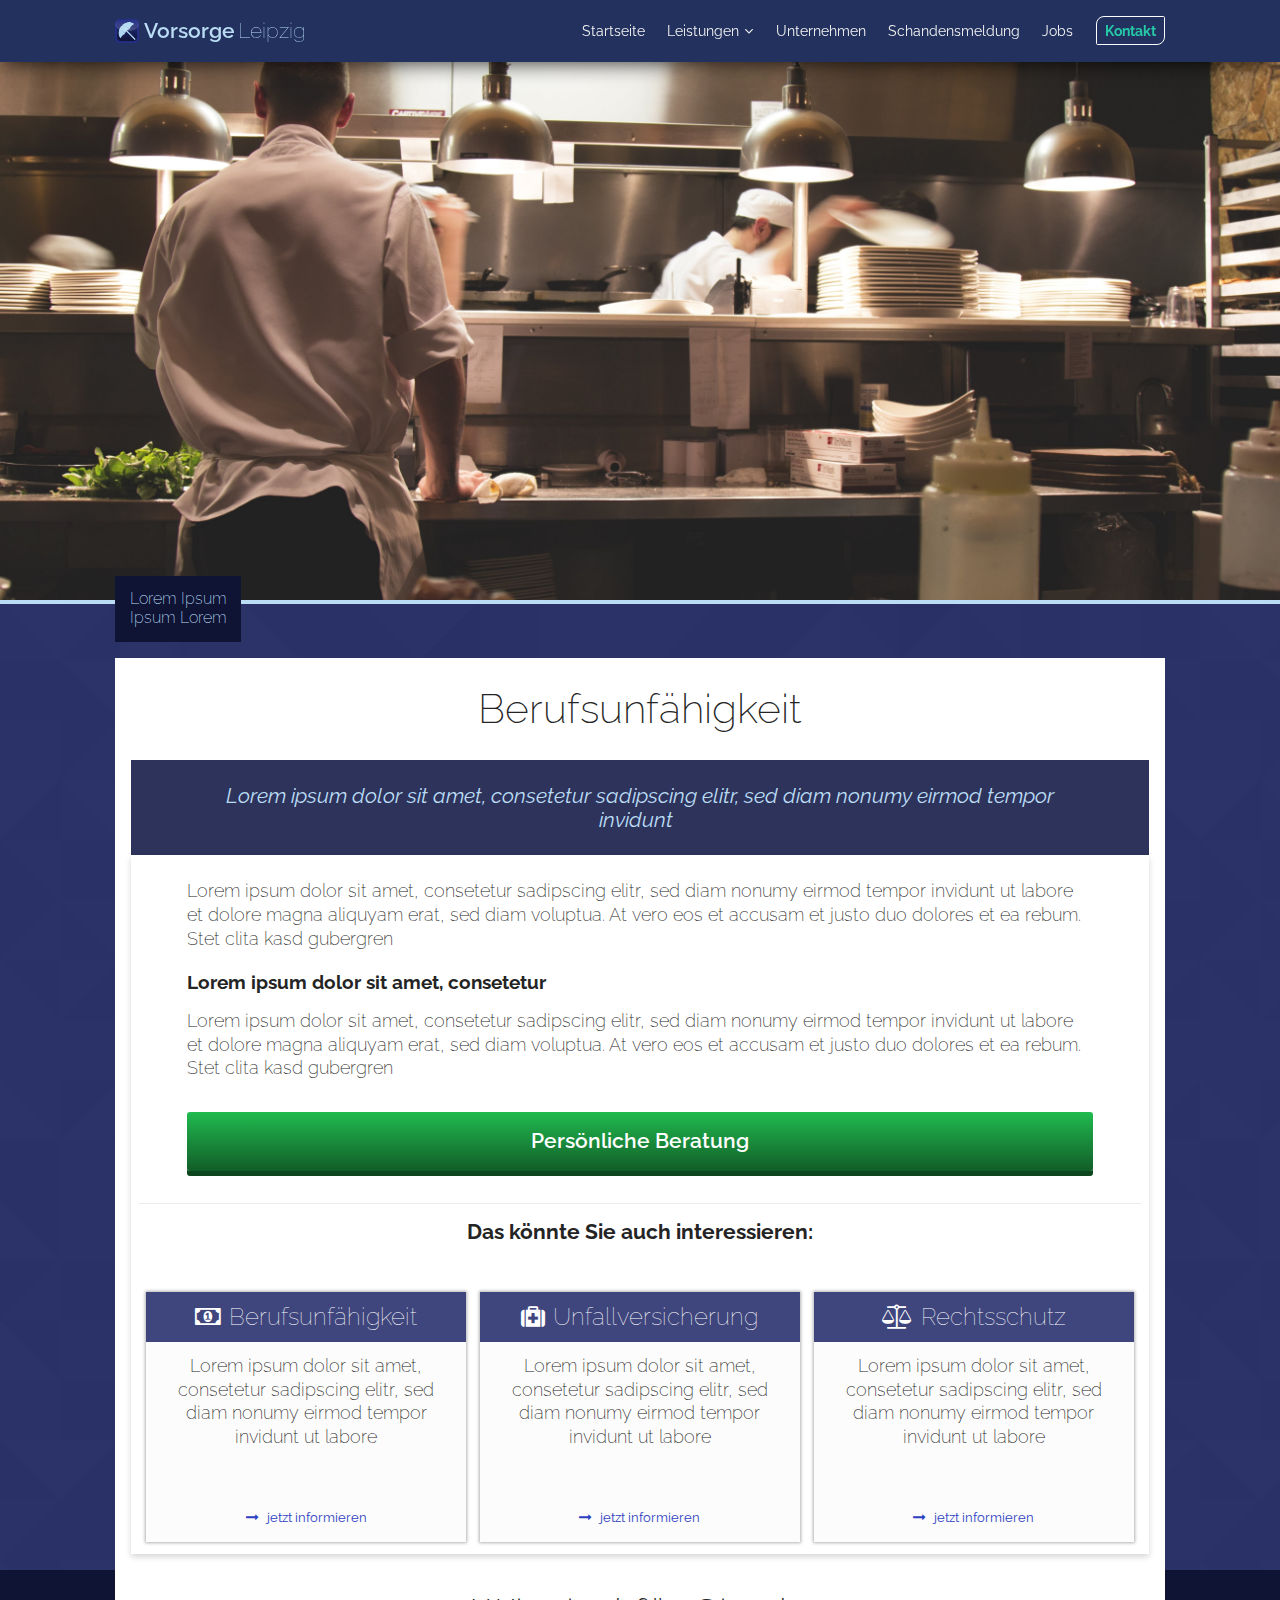
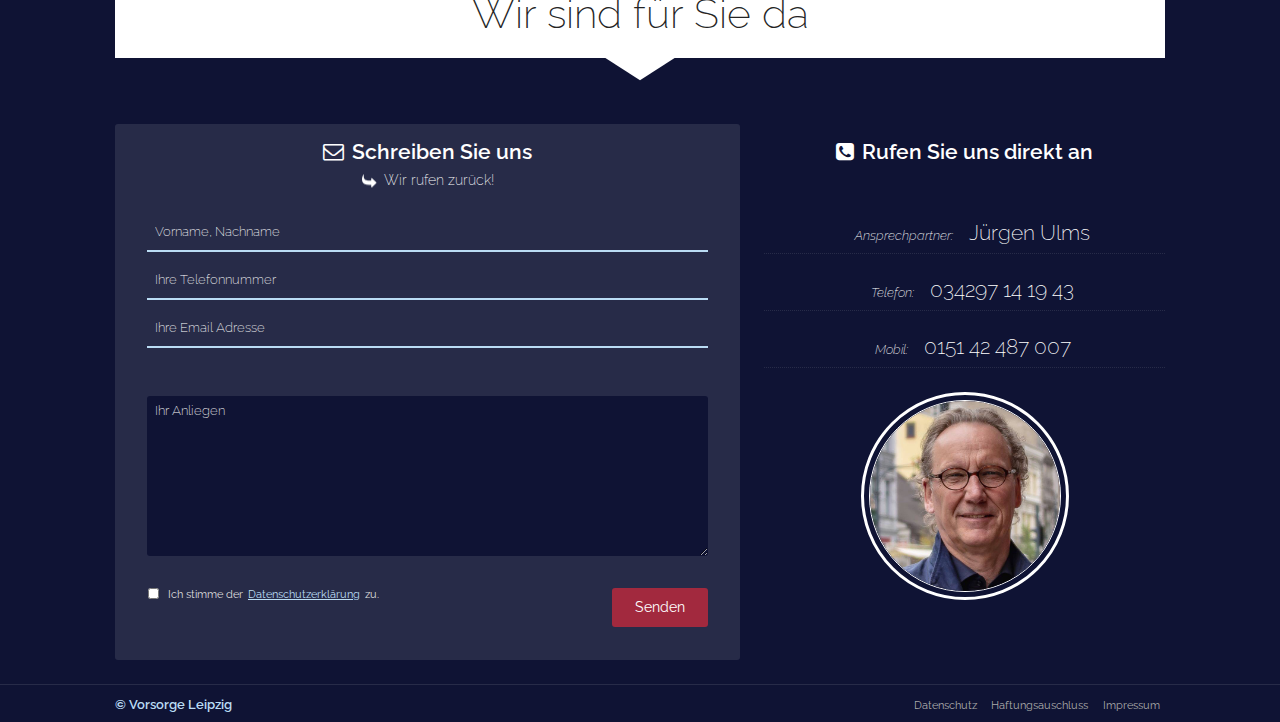
<file: berufsunfaehigkeit.html>
<!DOCTYPE HTML>
<html lang="de">
	<head>
		<meta charset="UTF-8">
        <meta name="viewport" content="width=device-width, initial-scale=1.0">
        <meta http-equiv="X-UA-Compatible" content="ie=edge">
		<title>Berufsunfähigkeitsversicherung | Vorsorge Leipzig</title>
        <link rel="stylesheet" type="text/css" href="css/normalize.css">
        <link rel="stylesheet" type="text/css" href="css/style.css">
        <link href="https://maxcdn.bootstrapcdn.com/font-awesome/4.7.0/css/font-awesome.min.css" rel="stylesheet"/>
        <script src="https://code.jquery.com/jquery-3.3.1.min.js" integrity="sha256-FgpCb/KJQlLNfOu91ta32o/NMZxltwRo8QtmkMRdAu8=" crossorigin="anonymous"></script>
        <script src="js/main.js"></script>
    </head>
	<body>
        <section id="sub-intro">
            <header>
                <div class="main-wrapper">
                        <div class="nav-wrapper">
                            <a href="index.html" id="logo"><img src="img/logo.png" alt="Vorsorge Leipzig"><span id="fat-logo">Vorsorge</span> Leipzig</a>
                            <a href="javascript:void(0);" class="icon" onclick="myFunction()"><i class="fa fa-bars" aria-hidden="true"></i><br></a>
                        </div>
                        <nav class="topnav" id="topnav">
                        <hr>
                            <a href="index.html" class="active topnav-links">Startseite</a>
                                <div class="dropdown">
                                    <button class="dropbtn" onclick="location.href='#unsere-leistungen'">
                                    <a id="leistungen-icon" >Leistungen</a>
                                    </button>
                                    <div class="dropdown-content">
                                    <hr id="dropdown-shadow">
                                        <a href="unfallversicherung.html"><i class="fa fa-medkit" aria-hidden="true"></i>Unfallversicherung</a>
                                        <a href="senioren-spezial.html"><i class="fa fa-star" aria-hidden="true"></i>Senioren Spezial</a>
                                        <a href="haftpflichtversicherung.html"><i class="fa fa-gavel" aria-hidden="true"></i>Haftpflichtversicherung</a>
                                        <a href="tierversicherung.html"><i class="fa fa-paw" aria-hidden="true"></i>Tierversicherung</a>
                                        <a href="tierhalterhaftpflichtversicherung.html"><i class="fa fa-male" aria-hidden="true"></i>Tierhalterhaftpflicht</a>
                                        <a href="hausratversicherung.html"><i class="fa fa-home" aria-hidden="true"></i>Hausratversicherung</a>
                                        <a href="glasversicherung.html"><i class="fa fa-glass" aria-hidden="true"></i>Glasversicherung</a>
                                        <a href="gebaeudeversicherung.html"><i class="fa fa-building" aria-hidden="true"></i>Gebäudeversicherung</a>
                                        <a href="lebensversicherung.html"><i class="fa fa-shield" aria-hidden="true"></i>Lebensversicherung</a>
                                        <a href="rentenversicherung.html"><i class="fa fa-eur" aria-hidden="true"></i>Rentenversicherung</a>
                                        <a href="berufsunfaehigkeit.html"><i class="fa fa-money" aria-hidden="true"></i>Berufsunfähigkeit</a>
                                        <a href="bestattungsvorsorge.html"><i class="fa fa-check-square" aria-hidden="true"></i>Bestattungsvorsorge</a>
                                        <a href="rechtsschutzversicherung.html"><i class="fa fa-balance-scale" aria-hidden="true"></i>Rechtsschutz</a>
                                        <a href="kfz-versicherung.html"><i class="fa fa-car" aria-hidden="true"></i>KFZ-Versicherung</a>
                                    </div>
                                </div>
                            <a href="#" class="topnav-links">Unternehmen</a>
                            <a href="#" class="topnav-links">Schandensmeldung</a>
                            <a href="#" class="topnav-links">Jobs</a>
                            <a href="#kontakt" class="topnav-links" id="nav-cta"><span id="cta-border">Kontakt</span></a>
                        </nav>
                    </div>
            </header>
            <div class="sub-hero beruf"></div>
        </section><!--/intro-->
        <div id="sub-bg">
        <div id="sub-text-wrapper">
            <div id="sub-text">
                <p>Lorem Ipsum <br> Ipsum Lorem</p>
            </div>
        </div>
        <section id="sub-main-content">
               <div id="offer-header">
                <h4>Berufsunfähigkeit</h4>
                <div id="sub-line"></div>
                <div id="sub-info">
                    <i>Lorem ipsum dolor sit amet, consetetur sadipscing elitr, sed diam nonumy eirmod tempor invidunt</i>
                </div>
              </div>
              <div id="sub-main-text">
                 <div id="sub-main-text-inner">
                 <div class="text-wrapper">
                      <p>Lorem ipsum dolor sit amet, consetetur sadipscing elitr, sed diam nonumy eirmod tempor invidunt ut labore et dolore magna aliquyam erat, sed diam voluptua. At vero eos et accusam et justo duo dolores et ea rebum. Stet clita kasd gubergren</p>
                       
                      <strong>Lorem ipsum dolor sit amet, consetetur</strong>
                      
                      <p>Lorem ipsum dolor sit amet, consetetur sadipscing elitr, sed diam nonumy eirmod tempor invidunt ut labore et dolore magna aliquyam erat, sed diam voluptua. At vero eos et accusam et justo duo dolores et ea rebum. Stet clita kasd gubergren</p>
                      <a href="#kontakt" id="sub-cta">Persönliche Beratung</a>
                  </div>
                  <hr id="sub-hr">
                  <div id="recommand">
                      <b>Das könnte Sie auch interessieren:</b>
                      <div id="recommand-wrapper">
                      <div class="sub-box">
                          <h5><i class="fa fa-money" aria-hidden="true"></i>Berufsunfähigkeit</h5>
                          <p>Lorem ipsum dolor sit amet, consetetur sadipscing elitr, sed diam nonumy eirmod tempor invidunt ut labore</p>
                          <a href="#"><i class="fa fa-long-arrow-right" aria-hidden="true"></i>jetzt informieren</a>
                      </div>
                      <div class="sub-box main-sub-box">
                          <h5><i class="fa fa-medkit" aria-hidden="true"></i>Unfallversicherung</h5>
                          <p>Lorem ipsum dolor sit amet, consetetur sadipscing elitr, sed diam nonumy eirmod tempor invidunt ut labore</p>
                          <a href="#"><i class="fa fa-long-arrow-right" aria-hidden="true"></i>jetzt informieren</a>
                      </div>
                      <div class="sub-box">
                          <h5><i class="fa fa-balance-scale" aria-hidden="true"></i>Rechtsschutz</h5>
                          <p>Lorem ipsum dolor sit amet, consetetur sadipscing elitr, sed diam nonumy eirmod tempor invidunt ut labore</p>
                          <a href="#"><i class="fa fa-long-arrow-right" aria-hidden="true"></i>jetzt informieren</a>
                      </div>
                     </div>
                  </div>
                 </div>
              </div>
        </section>
        </div>
        <footer id="kontakt">
            <h4>Wir sind für Sie da</h4>
            <div id="arrow"></div>
            <div class="wrapper">
                <div id="contact-form">
                    <h5><i class="fa fa-envelope-o" aria-hidden="true"></i>Schreiben Sie uns</h5>
                    <h6><i class="fa fa-share" aria-hidden="true"></i>Wir rufen zurück!</h6>
                    <form action="php/send.php" method="POST" id="call-back-form">

                        <div class="form-field">
                            <input type="text" name="name" placeholder="Vorname, Nachname" id="full-name" class="form-input">
                            <label for="name" class="hidden-label">Vorname, Nachname <span id="name-error" class="error-msg"></span></label>
                        </div>

                        <div class="form-field">
                            <input type="text" name="tele" placeholder="Ihre Telefonnummer" id="tel-number" class="form-input">
                            <label for="tele" class="hidden-label">Telefonnummer <span id="tel-error" class="error-msg"></span></label>
                        </div>

                        <div class="form-field">
                            <input type="text" name="email" placeholder="Ihre Email Adresse" id="e-mail" class="form-input">
                            <label for="email" class="hidden-label">Email Adresse <span id="email-error" class="error-msg"></span></label>
                        </div>

                        <div class="form-field">
                            <span id="msg-error" class="error-msg"></span>
                            <textarea name="msg" placeholder="Ihr Anliegen" id="msg" class="error-msg"></textarea>
                        </div>

                        <div id="confirm-wrapper">
                            <input name="confirm" type="checkbox" class="checkbox" id="confirm-checkbox-no" value="checked">
                            <label for="confirm" class="checkbox" id="confirm-label">Ich bin ein Spambot</label><br>
                        </div>

                        <div id="honeypot">
                            <input type="url" name="website" id="website-input" placeholder="Ihre Webseite">
                            <label for="website" class="hidden-label">Webseite</label>
                        </div>

                        <div id="confirm-container"></div><br>

                        <div class="form-footer">
                            <div class="checkbox-wrapper">
                                <input type="checkbox" name="dsgvo" class="checkbox" id="dsgvo-check">
                                <label for="dsgvo" class="checkbox">Ich stimme der <a href="datenschutz.html">Datenschutzerklärung</a> zu.</label><br>
                                <span id="dsgvo-error" class="error-msg"></span>
                                <button class="call-back-btn" type="submit" id="submit-btn"></button>
                            </div>
                        </div>
                        
                    </form>
                </div>
                <small><span>oder</span></small>
                <div id="phone-contact">
                    <h5><i class="fa fa-phone-square" aria-hidden="true"></i>Rufen Sie uns direkt an</h5>
                    <p><span class="italic">Ansprechpartner:</span>Jürgen Ulms</p>
                    <p><span class="italic">Telefon:</span>034297 14 19 43</p>
                    <p><span class="italic">Mobil:</span>0151 42 487 007</p>
                    <div id="img-container">
                        <img src="img/juergen-ulms.jpg" alt="Juergen Ulms">
                    </div>
                </div>
            </div>
                <nav class="wrapper" id="footer-nav">
                    <p>© Vorsorge Leipzig</p>
                    <div id="footer-nav-links">
                        <a href="datenschutz.html">Datenschutz</a>
                        <a href="haftungsauschluss.html">Haftungsauschluss</a>
                        <a href="impressum.html">Impressum</a>
                    </div>
                </nav>
        </footer>

        <div id="back-to-top"><img src="img/svg/totop-icon.svg" alt="zurück zum Seitenanfang"></div>

        <!--Form Validation-->
        <script>
                $('#confirm-wrapper').hide();
                    
                    $(document).ready(function() {
        
                            
        
        
                            $('#submit-btn').on('click touch', function(event){
                                event.preventDefault();
                                    resetErrors();
                                        $('#submit-btn').prop('disabled', true);
        
        
                                //Form Data/Values
                                var data = $('#call-back-form').serialize();
        
                                //Honeypot
                                if ($('#website-input').val() != '' || $('#website-input').attr('value')) {
                                    var checkbox = $('<input type="checkbox" class="checkbox" name="confirm-human" id="confirm-human">');
                                    var checkboxLabel = $('<label for="confirm-human" id="confirm-label">Bitte bestätigen Sie, dass Sie kein Spambot sind.</label>');
        
                                    while ($('#confirm-container').children().length === 0) {
                                        $('#confirm-container').append(checkbox);
                                        $('#confirm-container').append(checkboxLabel);
                                    }
                                    
                                }
        
        
                                //Submit Animation
                                $('#submit-btn').addClass('call-back-btn-loading');
        
                                $.ajax({
                                    dataType: "json",
                                    type: 'post',
                                    url: 'php/send.php',
                                    data: data,
                                    success: function(response) {
                                        if (response === 'success') {
        
                                            $('#submit-btn').removeClass('call-back-btn-loading');
                                            $('#submit-btn').addClass('call-back-btn-finish');
                                                setTimeout(function(){
                                                    $('form :input').val('');
                                                    $('#dsgvo-check').prop('checked',false);
                                                    $('#submit-btn').removeClass('call-back-btn-finish');
                                                    $('#submit-btn').prop('disabled', false);
                                                }, 1000);
                                            
                                            return false;
        
                                        } else {
        
                                            $('#submit-btn').removeClass('call-back-btn-loading');
                                            $('#submit-btn').prop('disabled', false);
                                            
                                            if(response['name']) {
                                                $('#name-error').text(response['name']);
                                                $('#name-error').parent().removeClass("hidden-label");
                                            }
        
                                            if (response['tele']) {
                                                $('#tel-error').text(response['tele']);
                                                $('#tel-error').parent().removeClass("hidden-label");
                                            }
        
                                            if (response['email']) {
                                                $('#email-error').text(response['email']);
                                                $('#email-error').parent().removeClass("hidden-label");
                                            }
        
                                            if (response['msg']) {
                                                $('#msg-error').text(response['msg']);
                                            }
        
                                            if (response['dsgvo']) {
                                                $('#dsgvo-error').text(response['dsgvo']);
                                            }
                                        }
                                    },
                                    error: function() {
                                        console.log('connection failed')
                                    }
                                });
        
        
                            });
        
                            function resetErrors() {
                                $('#name-error').text('');
                                $('#tel-error').text('');
                                $('#email-error').text('');
                                $('#msg-error').text('');
                                $('#dsgvo-error').text('');
                            }
        
        
        
                    });
                
                </script>

        <script>
            function myFunction() {
                var x = document.getElementById("topnav");
                if (x.className === "topnav") {
                    x.className += " responsive";
                } else {
                    x.className = "topnav";
                }
            } 
        </script>
	</body>
</html>
</file>
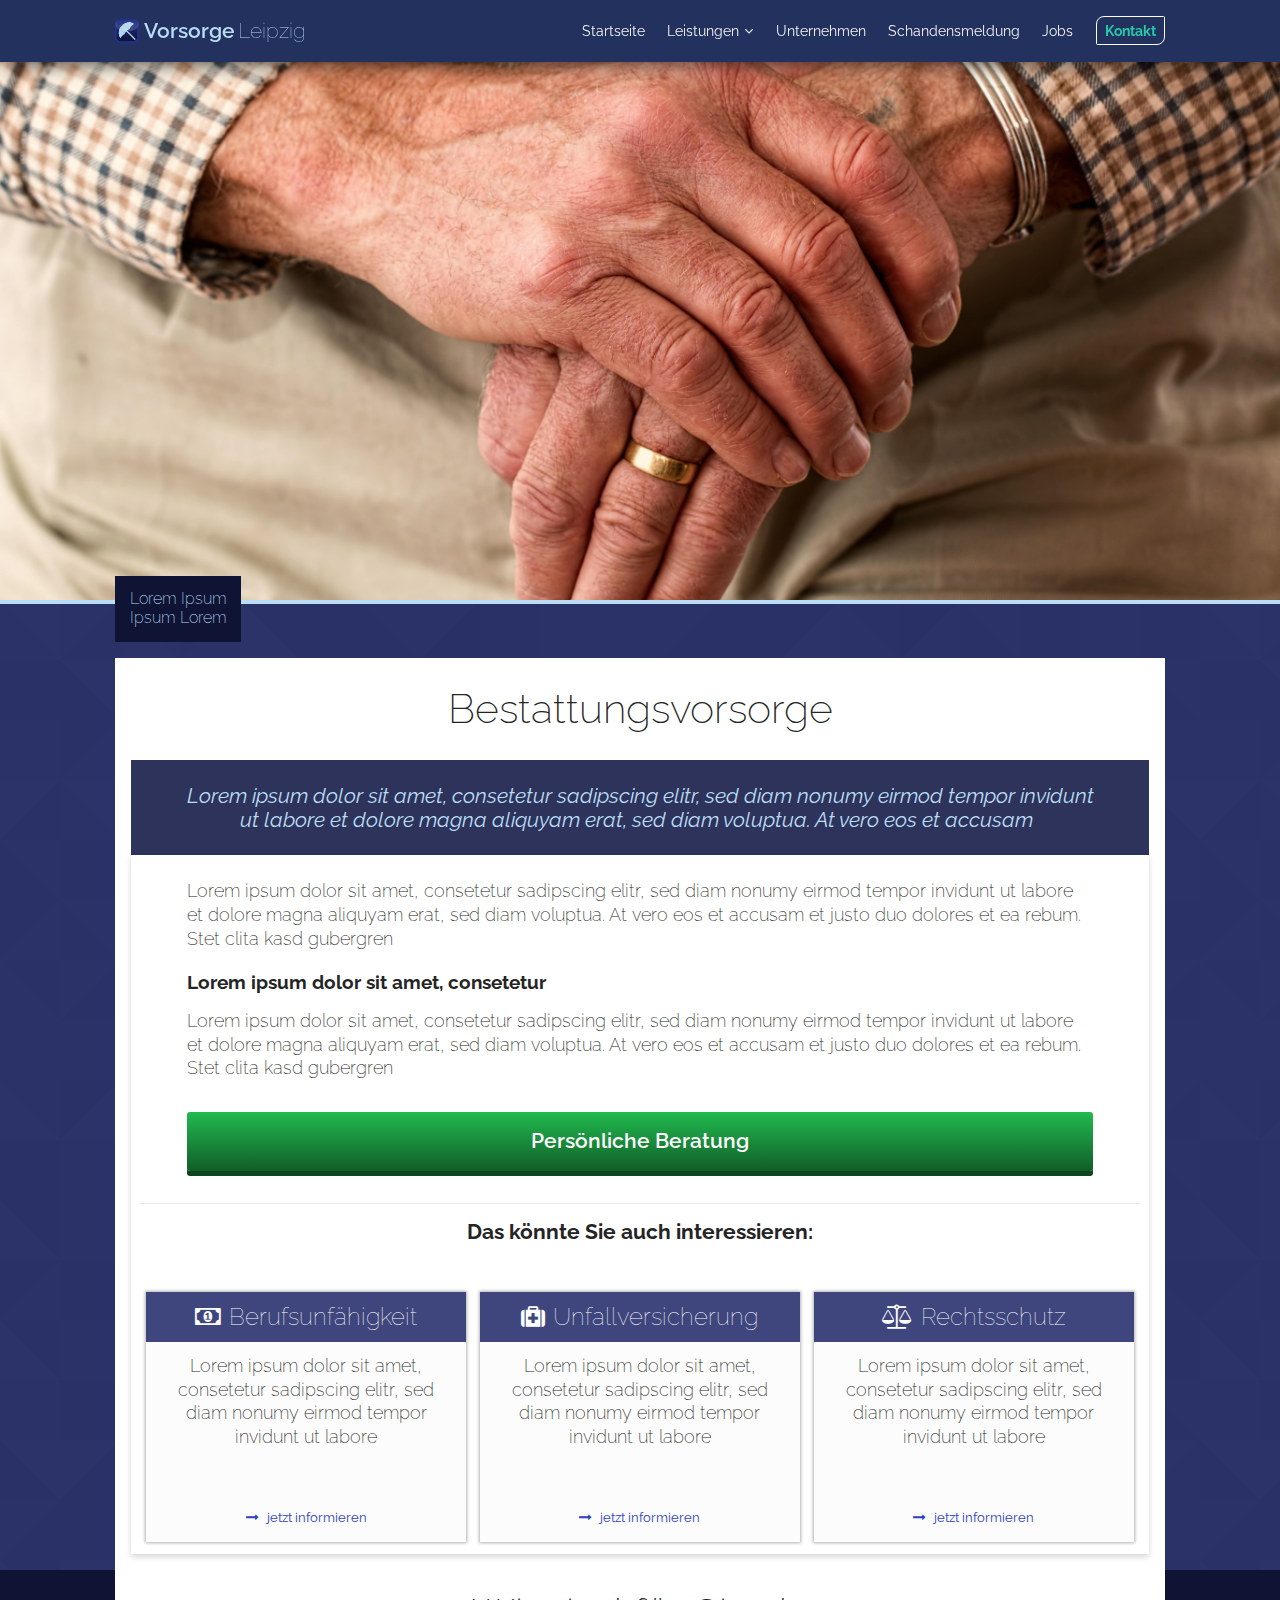
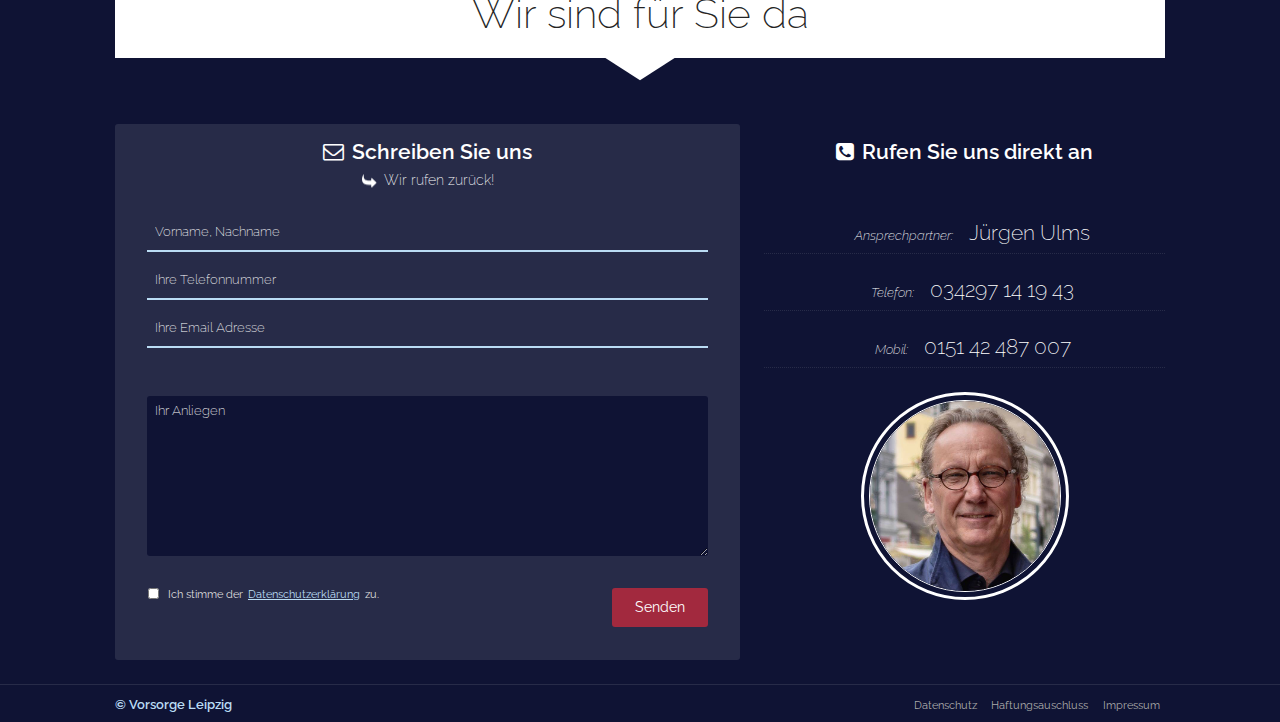
<file: bestattungsvorsorge.html>
<!DOCTYPE HTML>
<html lang="de">
	<head>
		<meta charset="UTF-8">
        <meta name="viewport" content="width=device-width, initial-scale=1.0">
        <meta http-equiv="X-UA-Compatible" content="ie=edge">
		<title>Bestattungsvorsorge | Vorsorge Leipzig</title>
        <link rel="stylesheet" type="text/css" href="css/normalize.css">
        <link rel="stylesheet" type="text/css" href="css/style.css">
        <link href="https://maxcdn.bootstrapcdn.com/font-awesome/4.7.0/css/font-awesome.min.css" rel="stylesheet"/>
        <script src="https://code.jquery.com/jquery-3.3.1.min.js" integrity="sha256-FgpCb/KJQlLNfOu91ta32o/NMZxltwRo8QtmkMRdAu8=" crossorigin="anonymous"></script>
        <script src="js/main.js"></script>
    </head>
	<body>
        <section id="sub-intro">
            <header>
                <div class="main-wrapper">
                        <div class="nav-wrapper">
                            <a href="index.html" id="logo"><img src="img/logo.png" alt="Vorsorge Leipzig"><span id="fat-logo">Vorsorge</span> Leipzig</a>
                            <a href="javascript:void(0);" class="icon" onclick="myFunction()"><i class="fa fa-bars" aria-hidden="true"></i><br></a>
                        </div>
                        <nav class="topnav" id="topnav">
                        <hr>
                            <a href="index.html" class="active topnav-links">Startseite</a>
                                <div class="dropdown">
                                    <button class="dropbtn" onclick="location.href='#unsere-leistungen'">
                                    <a id="leistungen-icon" >Leistungen</a>
                                    </button>
                                    <div class="dropdown-content">
                                    <hr id="dropdown-shadow">
                                        <a href="unfallversicherung.html"><i class="fa fa-medkit" aria-hidden="true"></i>Unfallversicherung</a>
                                        <a href="senioren-spezial.html"><i class="fa fa-star" aria-hidden="true"></i>Senioren Spezial</a>
                                        <a href="haftpflichtversicherung.html"><i class="fa fa-gavel" aria-hidden="true"></i>Haftpflichtversicherung</a>
                                        <a href="tierversicherung.html"><i class="fa fa-paw" aria-hidden="true"></i>Tierversicherung</a>
                                        <a href="tierhalterhaftpflichtversicherung.html"><i class="fa fa-male" aria-hidden="true"></i>Tierhalterhaftpflicht</a>
                                        <a href="hausratversicherung.html"><i class="fa fa-home" aria-hidden="true"></i>Hausratversicherung</a>
                                        <a href="glasversicherung.html"><i class="fa fa-glass" aria-hidden="true"></i>Glasversicherung</a>
                                        <a href="gebaeudeversicherung.html"><i class="fa fa-building" aria-hidden="true"></i>Gebäudeversicherung</a>
                                        <a href="lebensversicherung.html"><i class="fa fa-shield" aria-hidden="true"></i>Lebensversicherung</a>
                                        <a href="rentenversicherung.html"><i class="fa fa-eur" aria-hidden="true"></i>Rentenversicherung</a>
                                        <a href="berufsunfaehigkeit.html"><i class="fa fa-money" aria-hidden="true"></i>Berufsunfähigkeit</a>
                                        <a href="bestattungsvorsorge.html"><i class="fa fa-check-square" aria-hidden="true"></i>Bestattungsvorsorge</a>
                                        <a href="rechtsschutzversicherung.html"><i class="fa fa-balance-scale" aria-hidden="true"></i>Rechtsschutz</a>
                                        <a href="kfz-versicherung.html"><i class="fa fa-car" aria-hidden="true"></i>KFZ-Versicherung</a>
                                    </div>
                                </div>
                            <a href="#" class="topnav-links">Unternehmen</a>
                            <a href="#" class="topnav-links">Schandensmeldung</a>
                            <a href="#" class="topnav-links">Jobs</a>
                            <a href="#kontakt" class="topnav-links" id="nav-cta"><span id="cta-border">Kontakt</span></a>
                        </nav>
                    </div>
            </header>
            <div class="sub-hero bestattung"></div>
        </section><!--/intro-->
        <div id="sub-bg">
        <div id="sub-text-wrapper">
            <div id="sub-text">
                <p>Lorem Ipsum <br> Ipsum Lorem</p>
            </div>
        </div>
        
        <section id="sub-main-content">
               <div id="offer-header">
                <h4>Bestattungsvorsorge</h4>
                <div id="sub-line"></div>
                <div id="sub-info">
                    <i>Lorem ipsum dolor sit amet, consetetur sadipscing elitr, sed diam nonumy eirmod tempor invidunt ut labore et dolore magna aliquyam erat, sed diam voluptua. At vero eos et accusam</i>
                </div>
              </div>
              <div id="sub-main-text">
                 <div id="sub-main-text-inner">
                 <div class="text-wrapper">
                      <p>Lorem ipsum dolor sit amet, consetetur sadipscing elitr, sed diam nonumy eirmod tempor invidunt ut labore et dolore magna aliquyam erat, sed diam voluptua. At vero eos et accusam et justo duo dolores et ea rebum. Stet clita kasd gubergren</p> 
                      
                      <strong>Lorem ipsum dolor sit amet, consetetur</strong>
                      
                      <p>Lorem ipsum dolor sit amet, consetetur sadipscing elitr, sed diam nonumy eirmod tempor invidunt ut labore et dolore magna aliquyam erat, sed diam voluptua. At vero eos et accusam et justo duo dolores et ea rebum. Stet clita kasd gubergren</p>
                      <a href="#kontakt" id="sub-cta">Persönliche Beratung</a>
                  </div>
                  <hr id="sub-hr">
                  <div id="recommand">
                      <b>Das könnte Sie auch interessieren:</b>
                      <div id="recommand-wrapper">
                      <div class="sub-box">
                          <h5><i class="fa fa-money" aria-hidden="true"></i>Berufsunfähigkeit</h5>
                          <p>Lorem ipsum dolor sit amet, consetetur sadipscing elitr, sed diam nonumy eirmod tempor invidunt ut labore</p>
                          <a href="#"><i class="fa fa-long-arrow-right" aria-hidden="true"></i>jetzt informieren</a>
                      </div>
                      <div class="sub-box main-sub-box">
                          <h5><i class="fa fa-medkit" aria-hidden="true"></i>Unfallversicherung</h5>
                          <p>Lorem ipsum dolor sit amet, consetetur sadipscing elitr, sed diam nonumy eirmod tempor invidunt ut labore</p>
                          <a href="#"><i class="fa fa-long-arrow-right" aria-hidden="true"></i>jetzt informieren</a>
                      </div>
                      <div class="sub-box">
                          <h5><i class="fa fa-balance-scale" aria-hidden="true"></i>Rechtsschutz</h5>
                          <p>Lorem ipsum dolor sit amet, consetetur sadipscing elitr, sed diam nonumy eirmod tempor invidunt ut labore</p>
                          <a href="#"><i class="fa fa-long-arrow-right" aria-hidden="true"></i>jetzt informieren</a>
                      </div>
                     </div>
                  </div>
                 </div>
              </div>
        </section>
        </div>
        <footer id="kontakt">
            <h4>Wir sind für Sie da</h4>
            <div id="arrow"></div>
            <div class="wrapper">
                <div id="contact-form">
                    <h5><i class="fa fa-envelope-o" aria-hidden="true"></i>Schreiben Sie uns</h5>
                    <h6><i class="fa fa-share" aria-hidden="true"></i>Wir rufen zurück!</h6>
                    <form action="php/send.php" method="POST" id="call-back-form">

                        <div class="form-field">
                            <input type="text" name="name" placeholder="Vorname, Nachname" id="full-name" class="form-input">
                            <label for="name" class="hidden-label">Vorname, Nachname <span id="name-error" class="error-msg"></span></label>
                        </div>

                        <div class="form-field">
                            <input type="text" name="tele" placeholder="Ihre Telefonnummer" id="tel-number" class="form-input">
                            <label for="tele" class="hidden-label">Telefonnummer <span id="tel-error" class="error-msg"></span></label>
                        </div>

                        <div class="form-field">
                            <input type="text" name="email" placeholder="Ihre Email Adresse" id="e-mail" class="form-input">
                            <label for="email" class="hidden-label">Email Adresse <span id="email-error" class="error-msg"></span></label>
                        </div>

                        <div class="form-field">
                            <span id="msg-error" class="error-msg"></span>
                            <textarea name="msg" placeholder="Ihr Anliegen" id="msg" class="error-msg"></textarea>
                        </div>

                        <div id="confirm-wrapper">
                            <input name="confirm" type="checkbox" class="checkbox" id="confirm-checkbox-no" value="checked">
                            <label for="confirm" class="checkbox" id="confirm-label">Ich bin ein Spambot</label><br>
                        </div>

                        <div id="honeypot">
                            <input type="url" name="website" id="website-input" placeholder="Ihre Webseite">
                            <label for="website" class="hidden-label">Webseite</label>
                        </div>

                        <div id="confirm-container"></div><br>

                        <div class="form-footer">
                            <div class="checkbox-wrapper">
                                <input type="checkbox" name="dsgvo" class="checkbox" id="dsgvo-check">
                                <label for="dsgvo" class="checkbox">Ich stimme der <a href="datenschutz.html">Datenschutzerklärung</a> zu.</label><br>
                                <span id="dsgvo-error" class="error-msg"></span>
                                <button class="call-back-btn" type="submit" id="submit-btn"></button>
                            </div>
                        </div>
                        
                    </form>
                </div>
                <small><span>oder</span></small>
                <div id="phone-contact">
                    <h5><i class="fa fa-phone-square" aria-hidden="true"></i>Rufen Sie uns direkt an</h5>
                    <p><span class="italic">Ansprechpartner:</span>Jürgen Ulms</p>
                    <p><span class="italic">Telefon:</span>034297 14 19 43</p>
                    <p><span class="italic">Mobil:</span>0151 42 487 007</p>
                    <div id="img-container">
                        <img src="img/juergen-ulms.jpg" alt="Juergen Ulms">
                    </div>
                </div>
            </div>
                <nav class="wrapper" id="footer-nav">
                    <p>© Vorsorge Leipzig</p>
                    <div id="footer-nav-links">
                        <a href="datenschutz.html">Datenschutz</a>
                        <a href="haftungsauschluss.html">Haftungsauschluss</a>
                        <a href="impressum.html">Impressum</a>
                    </div>
                </nav>
        </footer>

        <div id="back-to-top"><img src="img/svg/totop-icon.svg" alt="zurück zum Seitenanfang"></div>

    <!--Form Validation-->
    <script>
        $('#confirm-wrapper').hide();
            
            $(document).ready(function() {

                    


                    $('#submit-btn').on('click touch', function(event){
                        event.preventDefault();
                            resetErrors();
                                $('#submit-btn').prop('disabled', true);


                        //Form Data/Values
                        var data = $('#call-back-form').serialize();

                        //Honeypot
                        if ($('#website-input').val() != '' || $('#website-input').attr('value')) {
                            var checkbox = $('<input type="checkbox" class="checkbox" name="confirm-human" id="confirm-human">');
                            var checkboxLabel = $('<label for="confirm-human" id="confirm-label">Bitte bestätigen Sie, dass Sie kein Spambot sind.</label>');

                            while ($('#confirm-container').children().length === 0) {
                                $('#confirm-container').append(checkbox);
                                $('#confirm-container').append(checkboxLabel);
                            }
                            
                        }


                        //Submit Animation
                        $('#submit-btn').addClass('call-back-btn-loading');

                        $.ajax({
                            dataType: "json",
                            type: 'post',
                            url: 'php/send.php',
                            data: data,
                            success: function(response) {
                                if (response === 'success') {

                                    $('#submit-btn').removeClass('call-back-btn-loading');
                                    $('#submit-btn').addClass('call-back-btn-finish');
                                        setTimeout(function(){
                                            $('form :input').val('');
                                            $('#dsgvo-check').prop('checked',false);
                                            $('#submit-btn').removeClass('call-back-btn-finish');
                                            $('#submit-btn').prop('disabled', false);
                                        }, 1000);
                                    
                                    return false;

                                } else {

                                    $('#submit-btn').removeClass('call-back-btn-loading');
                                    $('#submit-btn').prop('disabled', false);
                                    
                                    if(response['name']) {
                                        $('#name-error').text(response['name']);
                                        $('#name-error').parent().removeClass("hidden-label");
                                    }

                                    if (response['tele']) {
                                        $('#tel-error').text(response['tele']);
                                        $('#tel-error').parent().removeClass("hidden-label");
                                    }

                                    if (response['email']) {
                                        $('#email-error').text(response['email']);
                                        $('#email-error').parent().removeClass("hidden-label");
                                    }

                                    if (response['msg']) {
                                        $('#msg-error').text(response['msg']);
                                    }

                                    if (response['dsgvo']) {
                                        $('#dsgvo-error').text(response['dsgvo']);
                                    }
                                }
                            },
                            error: function() {
                                console.log('connection failed')
                            }
                        });


                    });

                    function resetErrors() {
                        $('#name-error').text('');
                        $('#tel-error').text('');
                        $('#email-error').text('');
                        $('#msg-error').text('');
                        $('#dsgvo-error').text('');
                    }



            });
        
        </script>


        <script>
            function myFunction() {
                var x = document.getElementById("topnav");
                if (x.className === "topnav") {
                    x.className += " responsive";
                } else {
                    x.className = "topnav";
                }
            } 
        </script>
	</body>
</html>
</file>
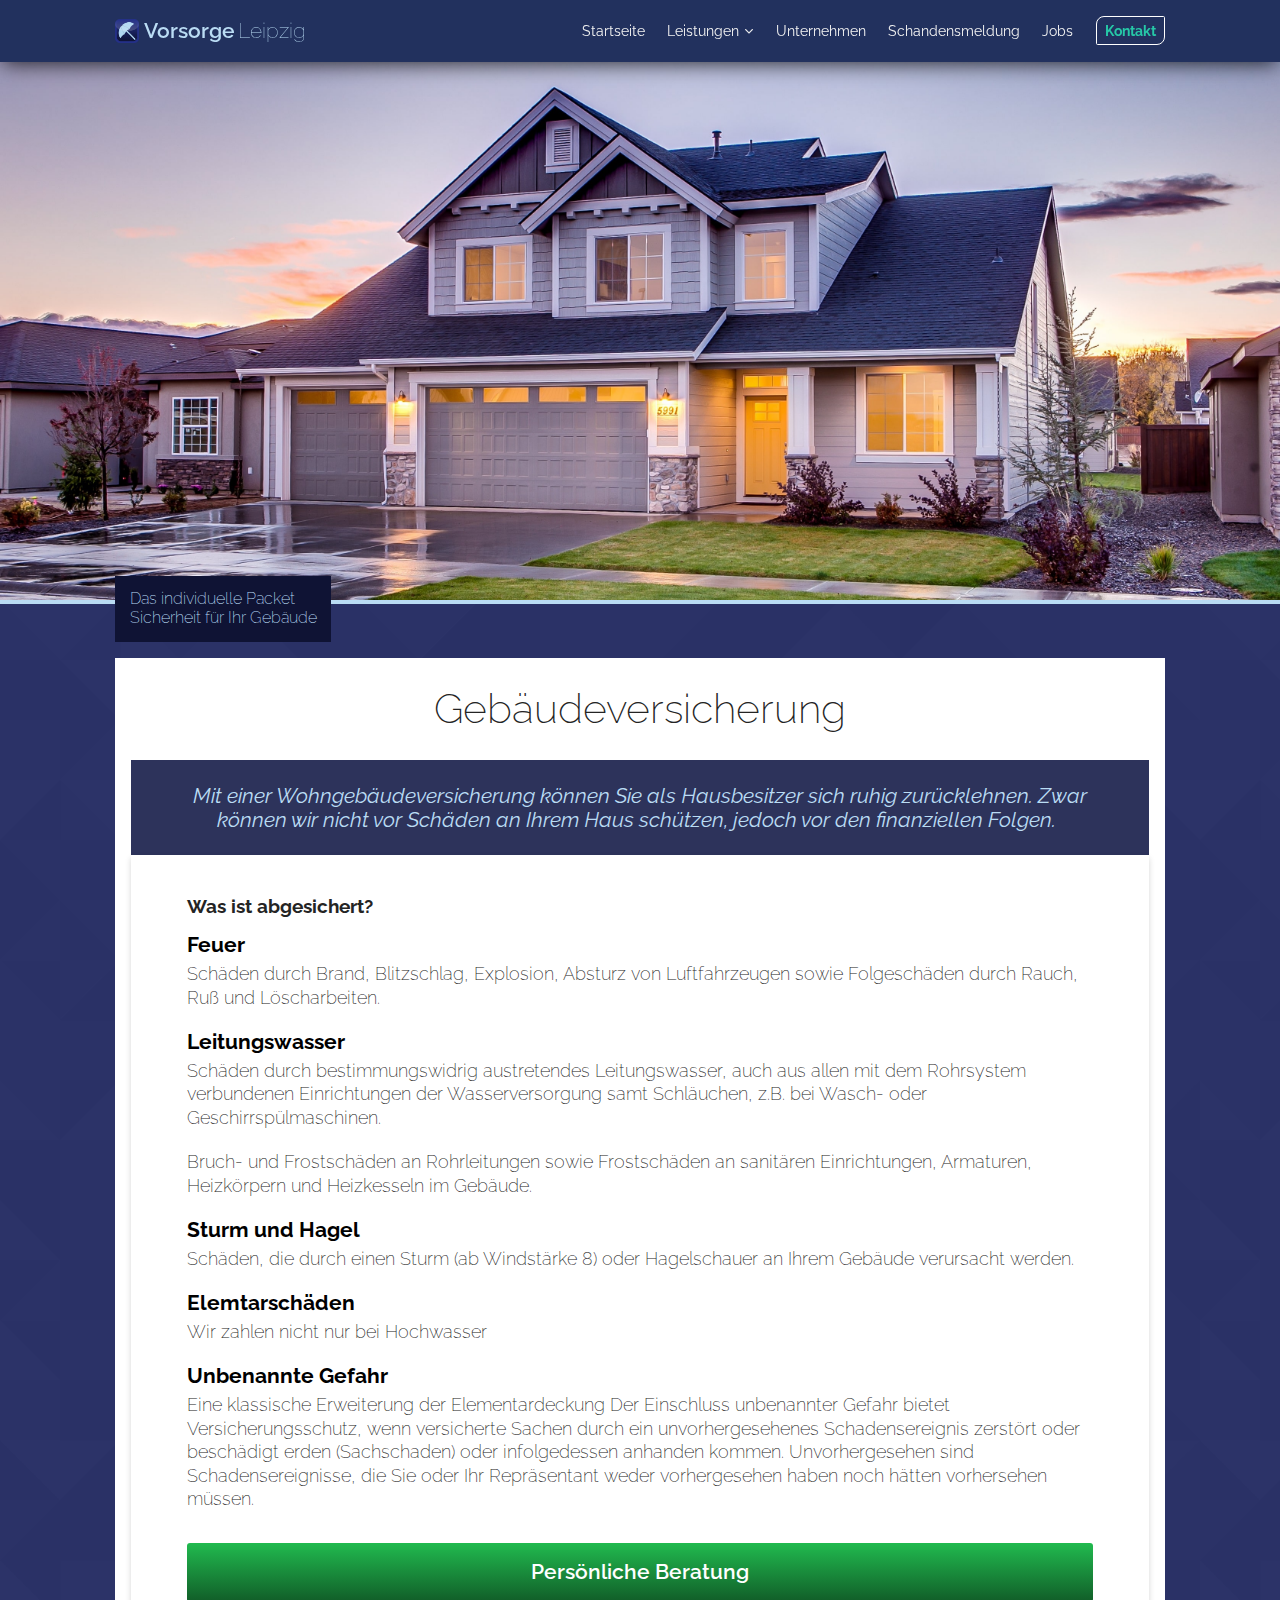
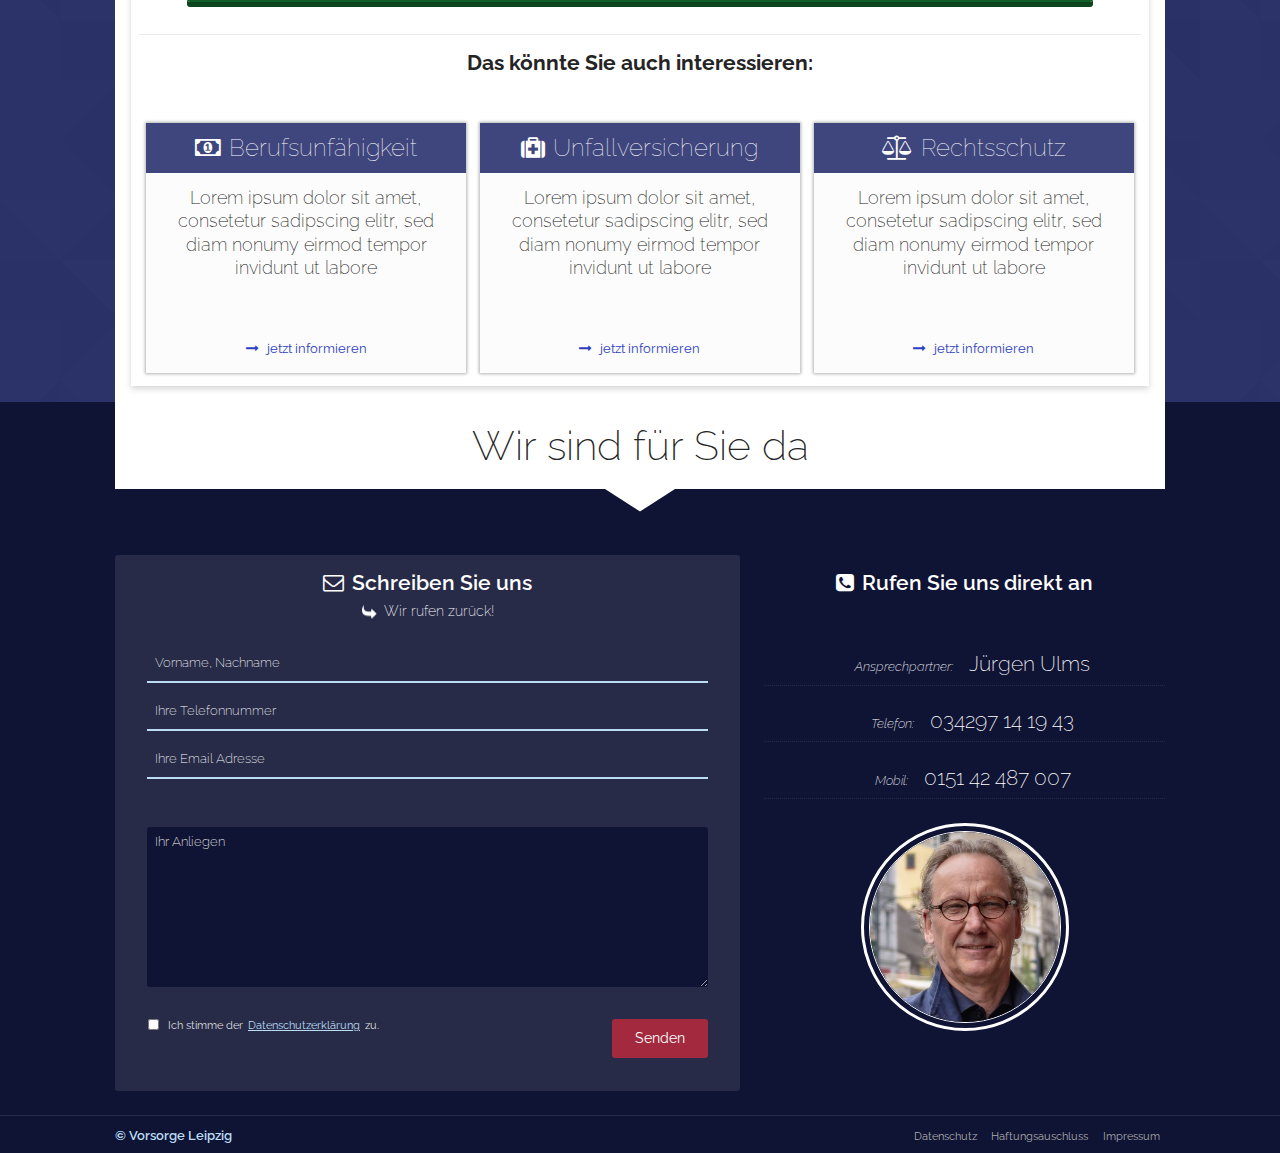
<file: gebaeudeversicherung.html>
<!DOCTYPE HTML>
<html lang="de">
	<head>
		<meta charset="UTF-8">
        <meta name="viewport" content="width=device-width, initial-scale=1.0">
        <meta http-equiv="X-UA-Compatible" content="ie=edge">
		<title>Wohngebäudeversicherung | Vorsorge Leipzig</title>
        <link rel="stylesheet" type="text/css" href="css/normalize.css">
        <link rel="stylesheet" type="text/css" href="css/style.css">
        <link href="https://maxcdn.bootstrapcdn.com/font-awesome/4.7.0/css/font-awesome.min.css" rel="stylesheet"/>
        <script src="https://code.jquery.com/jquery-3.3.1.min.js" integrity="sha256-FgpCb/KJQlLNfOu91ta32o/NMZxltwRo8QtmkMRdAu8=" crossorigin="anonymous"></script>
        <script src="js/main.js"></script>
    </head>
	<body>
        <section id="sub-intro">
            <header>
                <div class="main-wrapper">
                        <div class="nav-wrapper">
                            <a href="index.html" id="logo"><img src="img/logo.png" alt="Vorsorge Leipzig"><span id="fat-logo">Vorsorge</span> Leipzig</a>
                            <a href="javascript:void(0);" class="icon" onclick="myFunction()"><i class="fa fa-bars" aria-hidden="true"></i><br></a>
                        </div>
                        <nav class="topnav" id="topnav">
                        <hr>
                            <a href="index.html" class="active topnav-links">Startseite</a>
                                <div class="dropdown">
                                    <button class="dropbtn" onclick="location.href='#unsere-leistungen'">
                                    <a id="leistungen-icon" >Leistungen</a>
                                    </button>
                                    <div class="dropdown-content">
                                    <hr id="dropdown-shadow">
                                        <a href="unfallversicherung.html"><i class="fa fa-medkit" aria-hidden="true"></i>Unfallversicherung</a>
                                        <a href="senioren-spezial.html"><i class="fa fa-star" aria-hidden="true"></i>Senioren Spezial</a>
                                        <a href="haftpflichtversicherung.html"><i class="fa fa-gavel" aria-hidden="true"></i>Haftpflichtversicherung</a>
                                        <a href="tierversicherung.html"><i class="fa fa-paw" aria-hidden="true"></i>Tierversicherung</a>
                                        <a href="tierhalterhaftpflichtversicherung.html"><i class="fa fa-male" aria-hidden="true"></i>Tierhalterhaftpflicht</a>
                                        <a href="hausratversicherung.html"><i class="fa fa-home" aria-hidden="true"></i>Hausratversicherung</a>
                                        <a href="glasversicherung.html"><i class="fa fa-glass" aria-hidden="true"></i>Glasversicherung</a>
                                        <a href="gebaeudeversicherung.html"><i class="fa fa-building" aria-hidden="true"></i>Gebäudeversicherung</a>
                                        <a href="lebensversicherung.html"><i class="fa fa-shield" aria-hidden="true"></i>Lebensversicherung</a>
                                        <a href="rentenversicherung.html"><i class="fa fa-eur" aria-hidden="true"></i>Rentenversicherung</a>
                                        <a href="berufsunfaehigkeit.html"><i class="fa fa-money" aria-hidden="true"></i>Berufsunfähigkeit</a>
                                        <a href="bestattungsvorsorge.html"><i class="fa fa-check-square" aria-hidden="true"></i>Bestattungsvorsorge</a>
                                        <a href="rechtsschutzversicherung.html"><i class="fa fa-balance-scale" aria-hidden="true"></i>Rechtsschutz</a>
                                        <a href="kfz-versicherung.html"><i class="fa fa-car" aria-hidden="true"></i>KFZ-Versicherung</a>
                                    </div>
                                </div>
                            <a href="#" class="topnav-links">Unternehmen</a>
                            <a href="#" class="topnav-links">Schandensmeldung</a>
                            <a href="#" class="topnav-links">Jobs</a>
                            <a href="#kontakt" class="topnav-links" id="nav-cta"><span id="cta-border">Kontakt</span></a>
                        </nav>
                    </div>
            </header>
            <div class="sub-hero gebaeude"></div>
        </section><!--/intro-->
        <div id="sub-bg">
        <div id="sub-text-wrapper">
            <div id="sub-text">
                <p>Das individuelle Packet <br> Sicherheit für Ihr Gebäude</p>
            </div>
        </div>
        <section id="sub-main-content">
               <div id="offer-header">
                <h4>Gebäudeversicherung</h4>
                <div id="sub-line"></div>
                <div id="sub-info">
                    <i>Mit einer Wohngebäudeversicherung können Sie als Hausbesitzer sich ruhig zurücklehnen. Zwar können wir nicht vor Schäden an Ihrem Haus schützen, jedoch vor den finanziellen Folgen.</i>
                </div>
              </div>
              <div id="sub-main-text">
                 <div id="sub-main-text-inner">
                 <div class="text-wrapper">
                      <strong>Was ist abgesichert?</strong>
                      
                      <b>Feuer</b>
                      <p>Schäden durch Brand, Blitzschlag, Explosion, Absturz von Luftfahrzeugen sowie Folgeschäden durch Rauch, Ruß und Löscharbeiten.</p>
                      
                      <b>Leitungswasser </b>
                      <p>Schäden durch bestimmungswidrig austretendes Leitungswasser, auch aus allen mit dem Rohrsystem verbundenen Einrichtungen der Wasserversorgung samt Schläuchen, z.B. bei Wasch- oder Geschirrspülmaschinen.</p>
                      
                      <p>Bruch- und Frostschäden an Rohrleitungen sowie Frostschäden an sanitären Einrichtungen, Armaturen, Heizkörpern und Heizkesseln im Gebäude.</p>
                      
                      <b>Sturm und Hagel </b>
                      <p>Schäden, die durch einen Sturm (ab Windstärke 8) oder Hagelschauer an Ihrem Gebäude verursacht werden.</p>
                      
                      <b>Elemtarschäden</b>
                      <p>Wir zahlen nicht nur bei Hochwasser</p>
                      
                      <b>Unbenannte Gefahr</b>
                      <p>Eine klassische Erweiterung der Elementardeckung Der Einschluss unbenannter Gefahr bietet Versicherungsschutz, wenn versicherte Sachen durch ein unvorhergesehenes Schadensereignis zerstört oder beschädigt erden (Sachschaden) oder infolgedessen anhanden kommen. Unvorhergesehen sind Schadensereignisse, die Sie oder Ihr Repräsentant weder vorhergesehen haben noch hätten vorhersehen müssen.</p>
                      
                      <a href="#kontakt" id="sub-cta">Persönliche Beratung</a>
                  </div>
                  <hr id="sub-hr">
                  <div id="recommand">
                      <b>Das könnte Sie auch interessieren:</b>
                      <div id="recommand-wrapper">
                      <div class="sub-box">
                          <h5><i class="fa fa-money" aria-hidden="true"></i>Berufsunfähigkeit</h5>
                          <p>Lorem ipsum dolor sit amet, consetetur sadipscing elitr, sed diam nonumy eirmod tempor invidunt ut labore</p>
                          <a href="#"><i class="fa fa-long-arrow-right" aria-hidden="true"></i>jetzt informieren</a>
                      </div>
                      <div class="sub-box main-sub-box">
                          <h5><i class="fa fa-medkit" aria-hidden="true"></i>Unfallversicherung</h5>
                          <p>Lorem ipsum dolor sit amet, consetetur sadipscing elitr, sed diam nonumy eirmod tempor invidunt ut labore</p>
                          <a href="#"><i class="fa fa-long-arrow-right" aria-hidden="true"></i>jetzt informieren</a>
                      </div>
                      <div class="sub-box">
                          <h5><i class="fa fa-balance-scale" aria-hidden="true"></i>Rechtsschutz</h5>
                          <p>Lorem ipsum dolor sit amet, consetetur sadipscing elitr, sed diam nonumy eirmod tempor invidunt ut labore</p>
                          <a href="#"><i class="fa fa-long-arrow-right" aria-hidden="true"></i>jetzt informieren</a>
                      </div>
                     </div>
                  </div>
                 </div>
              </div>
        </section>
        </div>
        <footer id="kontakt">
            <h4>Wir sind für Sie da</h4>
            <div id="arrow"></div>
            <div class="wrapper">
                <div id="contact-form">
                    <h5><i class="fa fa-envelope-o" aria-hidden="true"></i>Schreiben Sie uns</h5>
                    <h6><i class="fa fa-share" aria-hidden="true"></i>Wir rufen zurück!</h6>
                    <form action="php/send.php" method="POST" id="call-back-form">

                        <div class="form-field">
                            <input type="text" name="name" placeholder="Vorname, Nachname" id="full-name" class="form-input">
                            <label for="name" class="hidden-label">Vorname, Nachname <span id="name-error" class="error-msg"></span></label>
                        </div>

                        <div class="form-field">
                            <input type="text" name="tele" placeholder="Ihre Telefonnummer" id="tel-number" class="form-input">
                            <label for="tele" class="hidden-label">Telefonnummer <span id="tel-error" class="error-msg"></span></label>
                        </div>

                        <div class="form-field">
                            <input type="text" name="email" placeholder="Ihre Email Adresse" id="e-mail" class="form-input">
                            <label for="email" class="hidden-label">Email Adresse <span id="email-error" class="error-msg"></span></label>
                        </div>

                        <div class="form-field">
                            <span id="msg-error" class="error-msg"></span>
                            <textarea name="msg" placeholder="Ihr Anliegen" id="msg" class="error-msg"></textarea>
                        </div>

                        <div id="confirm-wrapper">
                            <input name="confirm" type="checkbox" class="checkbox" id="confirm-checkbox-no" value="checked">
                            <label for="confirm" class="checkbox" id="confirm-label">Ich bin ein Spambot</label><br>
                        </div>

                        <div id="honeypot">
                            <input type="url" name="website" id="website-input" placeholder="Ihre Webseite">
                            <label for="website" class="hidden-label">Webseite</label>
                        </div>

                        <div id="confirm-container"></div><br>

                        <div class="form-footer">
                            <div class="checkbox-wrapper">
                                <input type="checkbox" name="dsgvo" class="checkbox" id="dsgvo-check">
                                <label for="dsgvo" class="checkbox">Ich stimme der <a href="datenschutz.html">Datenschutzerklärung</a> zu.</label><br>
                                <span id="dsgvo-error" class="error-msg"></span>
                                <button class="call-back-btn" type="submit" id="submit-btn"></button>
                            </div>
                        </div>
                        
                    </form>
                </div>
                <small><span>oder</span></small>
                <div id="phone-contact">
                    <h5><i class="fa fa-phone-square" aria-hidden="true"></i>Rufen Sie uns direkt an</h5>
                    <p><span class="italic">Ansprechpartner:</span>Jürgen Ulms</p>
                    <p><span class="italic">Telefon:</span>034297 14 19 43</p>
                    <p><span class="italic">Mobil:</span>0151 42 487 007</p>
                    <div id="img-container">
                        <img src="img/juergen-ulms.jpg" alt="Juergen Ulms">
                    </div>
                </div>
            </div>
                <nav class="wrapper" id="footer-nav">
                    <p>© Vorsorge Leipzig</p>
                    <div id="footer-nav-links">
                        <a href="datenschutz.html">Datenschutz</a>
                        <a href="haftungsauschluss.html">Haftungsauschluss</a>
                        <a href="impressum.html">Impressum</a>
                    </div>
                </nav>
        </footer>

        <div id="back-to-top"><img src="img/svg/totop-icon.svg" alt="zurück zum Seitenanfang"></div>

        <!--Form Validation-->
        <script>
            $('#confirm-wrapper').hide();
                
                $(document).ready(function() {
    
                        
    
    
                        $('#submit-btn').on('click touch', function(event){
                            event.preventDefault();
                                resetErrors();
                                    $('#submit-btn').prop('disabled', true);
    
    
                            //Form Data/Values
                            var data = $('#call-back-form').serialize();
    
                            //Honeypot
                            if ($('#website-input').val() != '' || $('#website-input').attr('value')) {
                                var checkbox = $('<input type="checkbox" class="checkbox" name="confirm-human" id="confirm-human">');
                                var checkboxLabel = $('<label for="confirm-human" id="confirm-label">Bitte bestätigen Sie, dass Sie kein Spambot sind.</label>');
    
                                while ($('#confirm-container').children().length === 0) {
                                    $('#confirm-container').append(checkbox);
                                    $('#confirm-container').append(checkboxLabel);
                                }
                                
                            }
    
    
                            //Submit Animation
                            $('#submit-btn').addClass('call-back-btn-loading');
    
                            $.ajax({
                                dataType: "json",
                                type: 'post',
                                url: 'php/send.php',
                                data: data,
                                success: function(response) {
                                    if (response === 'success') {
    
                                        $('#submit-btn').removeClass('call-back-btn-loading');
                                        $('#submit-btn').addClass('call-back-btn-finish');
                                            setTimeout(function(){
                                                $('form :input').val('');
                                                $('#dsgvo-check').prop('checked',false);
                                                $('#submit-btn').removeClass('call-back-btn-finish');
                                                $('#submit-btn').prop('disabled', false);
                                            }, 1000);
                                        
                                        return false;
    
                                    } else {
    
                                        $('#submit-btn').removeClass('call-back-btn-loading');
                                        $('#submit-btn').prop('disabled', false);
                                        
                                        if(response['name']) {
                                            $('#name-error').text(response['name']);
                                            $('#name-error').parent().removeClass("hidden-label");
                                        }
    
                                        if (response['tele']) {
                                            $('#tel-error').text(response['tele']);
                                            $('#tel-error').parent().removeClass("hidden-label");
                                        }
    
                                        if (response['email']) {
                                            $('#email-error').text(response['email']);
                                            $('#email-error').parent().removeClass("hidden-label");
                                        }
    
                                        if (response['msg']) {
                                            $('#msg-error').text(response['msg']);
                                        }
    
                                        if (response['dsgvo']) {
                                            $('#dsgvo-error').text(response['dsgvo']);
                                        }
                                    }
                                },
                                error: function() {
                                    console.log('connection failed')
                                }
                            });
    
    
                        });
    
                        function resetErrors() {
                            $('#name-error').text('');
                            $('#tel-error').text('');
                            $('#email-error').text('');
                            $('#msg-error').text('');
                            $('#dsgvo-error').text('');
                        }
    
    
    
                });
            
            </script>

        <script>
            function myFunction() {
                var x = document.getElementById("topnav");
                if (x.className === "topnav") {
                    x.className += " responsive";
                } else {
                    x.className = "topnav";
                }
            } 
        </script>
	</body>
</html>
</file>
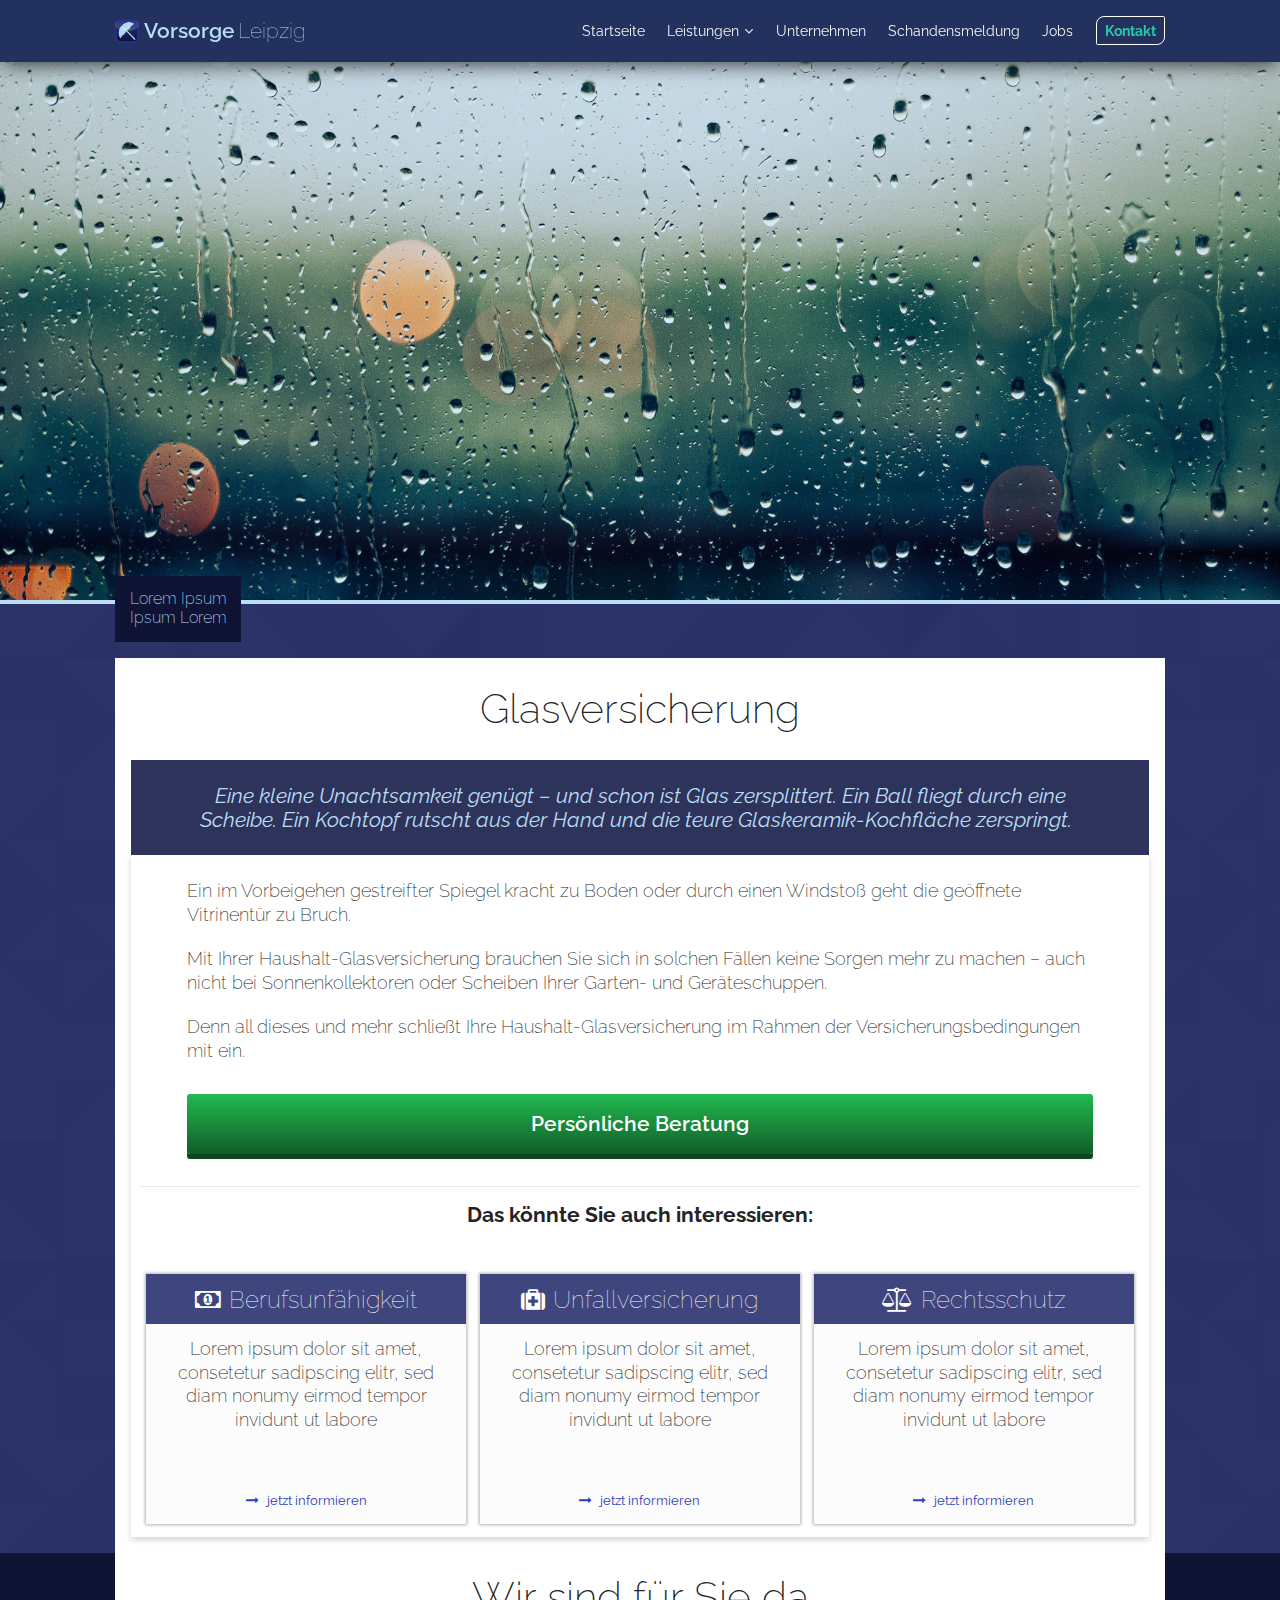
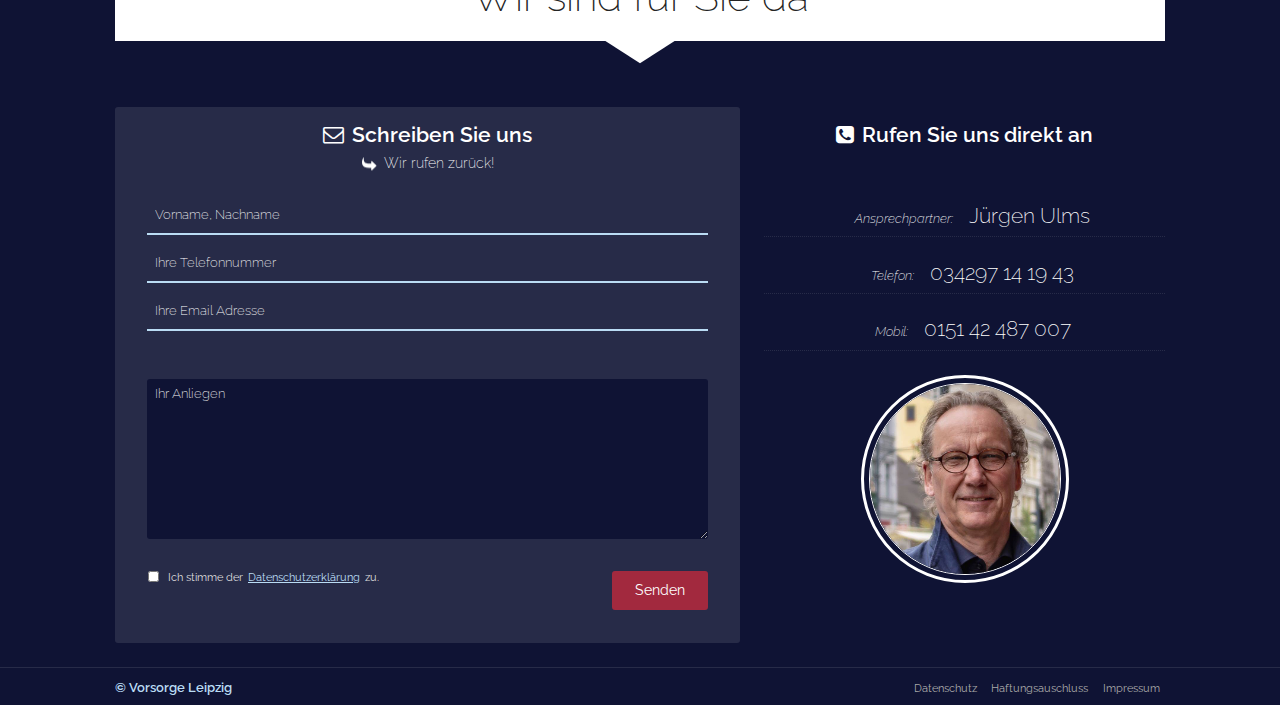
<file: glasversicherung.html>
<!DOCTYPE HTML>
<html lang="de">
	<head>
		<meta charset="UTF-8">
        <meta name="viewport" content="width=device-width, initial-scale=1.0">
        <meta http-equiv="X-UA-Compatible" content="ie=edge">
		<title>Glasversicherung | Vorsorge Leipzig</title>
        <link rel="stylesheet" type="text/css" href="css/normalize.css">
        <link rel="stylesheet" type="text/css" href="css/style.css">
        <link href="https://maxcdn.bootstrapcdn.com/font-awesome/4.7.0/css/font-awesome.min.css" rel="stylesheet"/>
        <script src="https://code.jquery.com/jquery-3.3.1.min.js" integrity="sha256-FgpCb/KJQlLNfOu91ta32o/NMZxltwRo8QtmkMRdAu8=" crossorigin="anonymous"></script>
        <script src="js/main.js"></script>
    </head>
	<body>
        <section id="sub-intro">
            <header>
                <div class="main-wrapper">
                        <div class="nav-wrapper">
                            <a href="index.html" id="logo"><img src="img/logo.png" alt="Vorsorge Leipzig"><span id="fat-logo">Vorsorge</span> Leipzig</a>
                            <a href="javascript:void(0);" class="icon" onclick="myFunction()"><i class="fa fa-bars" aria-hidden="true"></i><br></a>
                        </div>
                        <nav class="topnav" id="topnav">
                        <hr>
                            <a href="index.html" class="active topnav-links">Startseite</a>
                                <div class="dropdown">
                                    <button class="dropbtn" onclick="location.href='#unsere-leistungen'">
                                    <a id="leistungen-icon" >Leistungen</a>
                                    </button>
                                    <div class="dropdown-content">
                                    <hr id="dropdown-shadow">
                                        <a href="unfallversicherung.html"><i class="fa fa-medkit" aria-hidden="true"></i>Unfallversicherung</a>
                                        <a href="senioren-spezial.html"><i class="fa fa-star" aria-hidden="true"></i>Senioren Spezial</a>
                                        <a href="haftpflichtversicherung.html"><i class="fa fa-gavel" aria-hidden="true"></i>Haftpflichtversicherung</a>
                                        <a href="tierversicherung.html"><i class="fa fa-paw" aria-hidden="true"></i>Tierversicherung</a>
                                        <a href="tierhalterhaftpflichtversicherung.html"><i class="fa fa-male" aria-hidden="true"></i>Tierhalterhaftpflicht</a>
                                        <a href="hausratversicherung.html"><i class="fa fa-home" aria-hidden="true"></i>Hausratversicherung</a>
                                        <a href="glasversicherung.html"><i class="fa fa-glass" aria-hidden="true"></i>Glasversicherung</a>
                                        <a href="gebaeudeversicherung.html"><i class="fa fa-building" aria-hidden="true"></i>Gebäudeversicherung</a>
                                        <a href="lebensversicherung.html"><i class="fa fa-shield" aria-hidden="true"></i>Lebensversicherung</a>
                                        <a href="rentenversicherung.html"><i class="fa fa-eur" aria-hidden="true"></i>Rentenversicherung</a>
                                        <a href="berufsunfaehigkeit.html"><i class="fa fa-money" aria-hidden="true"></i>Berufsunfähigkeit</a>
                                        <a href="bestattungsvorsorge.html"><i class="fa fa-check-square" aria-hidden="true"></i>Bestattungsvorsorge</a>
                                        <a href="rechtsschutzversicherung.html"><i class="fa fa-balance-scale" aria-hidden="true"></i>Rechtsschutz</a>
                                        <a href="kfz-versicherung.html"><i class="fa fa-car" aria-hidden="true"></i>KFZ-Versicherung</a>
                                    </div>
                                </div>
                            <a href="#" class="topnav-links">Unternehmen</a>
                            <a href="#" class="topnav-links">Schandensmeldung</a>
                            <a href="#" class="topnav-links">Jobs</a>
                            <a href="#kontakt" class="topnav-links" id="nav-cta"><span id="cta-border">Kontakt</span></a>
                        </nav>
                    </div>
            </header>
            <div class="sub-hero glas"></div>
        </section><!--/intro-->
        <div id="sub-bg">
        <div id="sub-text-wrapper">
            <div id="sub-text">
                <p>Lorem Ipsum <br> Ipsum Lorem</p>
            </div>
        </div>
        <section id="sub-main-content">
               <div id="offer-header">
                <h4>Glasversicherung</h4>
                <div id="sub-line"></div>
                <div id="sub-info">
                    <i>Eine kleine Unachtsamkeit genügt – und schon ist Glas zersplittert. Ein Ball fliegt durch eine Scheibe. Ein Kochtopf rutscht aus der Hand und die teure Glaskeramik-Kochfläche zerspringt.</i>
                </div>
              </div>
              <div id="sub-main-text">
                 <div id="sub-main-text-inner">
                 <div class="text-wrapper">
                      <p>Ein im Vorbeigehen gestreifter Spiegel kracht zu Boden oder durch einen Windstoß geht die geöffnete Vitrinentür zu Bruch.</p> 
                      
                      <p>Mit Ihrer Haushalt-Glasversicherung brauchen Sie sich in solchen Fällen keine Sorgen mehr zu machen – auch nicht bei Sonnenkollektoren oder Scheiben Ihrer Garten- und Geräteschuppen.</p>
                      
                      <p>Denn all dieses und mehr schließt Ihre Haushalt-Glasversicherung im Rahmen der Versicherungsbedingungen mit ein.</p>
                      
                      <a href="#kontakt" id="sub-cta">Persönliche Beratung</a>
                  </div>
                  <hr id="sub-hr">
                  <div id="recommand">
                      <b>Das könnte Sie auch interessieren:</b>
                      <div id="recommand-wrapper">
                      <div class="sub-box">
                          <h5><i class="fa fa-money" aria-hidden="true"></i>Berufsunfähigkeit</h5>
                          <p>Lorem ipsum dolor sit amet, consetetur sadipscing elitr, sed diam nonumy eirmod tempor invidunt ut labore</p>
                          <a href="#"><i class="fa fa-long-arrow-right" aria-hidden="true"></i>jetzt informieren</a>
                      </div>
                      <div class="sub-box main-sub-box">
                          <h5><i class="fa fa-medkit" aria-hidden="true"></i>Unfallversicherung</h5>
                          <p>Lorem ipsum dolor sit amet, consetetur sadipscing elitr, sed diam nonumy eirmod tempor invidunt ut labore</p>
                          <a href="#"><i class="fa fa-long-arrow-right" aria-hidden="true"></i>jetzt informieren</a>
                      </div>
                      <div class="sub-box">
                          <h5><i class="fa fa-balance-scale" aria-hidden="true"></i>Rechtsschutz</h5>
                          <p>Lorem ipsum dolor sit amet, consetetur sadipscing elitr, sed diam nonumy eirmod tempor invidunt ut labore</p>
                          <a href="#"><i class="fa fa-long-arrow-right" aria-hidden="true"></i>jetzt informieren</a>
                      </div>
                     </div>
                  </div>
                 </div>
              </div>
        </section>
        </div>
        <footer id="kontakt">
            <h4>Wir sind für Sie da</h4>
            <div id="arrow"></div>
            <div class="wrapper">
                <div id="contact-form">
                    <h5><i class="fa fa-envelope-o" aria-hidden="true"></i>Schreiben Sie uns</h5>
                    <h6><i class="fa fa-share" aria-hidden="true"></i>Wir rufen zurück!</h6>
                    <form action="php/send.php" method="POST" id="call-back-form">

                        <div class="form-field">
                            <input type="text" name="name" placeholder="Vorname, Nachname" id="full-name" class="form-input">
                            <label for="name" class="hidden-label">Vorname, Nachname <span id="name-error" class="error-msg"></span></label>
                        </div>

                        <div class="form-field">
                            <input type="text" name="tele" placeholder="Ihre Telefonnummer" id="tel-number" class="form-input">
                            <label for="tele" class="hidden-label">Telefonnummer <span id="tel-error" class="error-msg"></span></label>
                        </div>

                        <div class="form-field">
                            <input type="text" name="email" placeholder="Ihre Email Adresse" id="e-mail" class="form-input">
                            <label for="email" class="hidden-label">Email Adresse <span id="email-error" class="error-msg"></span></label>
                        </div>

                        <div class="form-field">
                            <span id="msg-error" class="error-msg"></span>
                            <textarea name="msg" placeholder="Ihr Anliegen" id="msg" class="error-msg"></textarea>
                        </div>

                        <div id="confirm-wrapper">
                            <input name="confirm" type="checkbox" class="checkbox" id="confirm-checkbox-no" value="checked">
                            <label for="confirm" class="checkbox" id="confirm-label">Ich bin ein Spambot</label><br>
                        </div>

                        <div id="honeypot">
                            <input type="url" name="website" id="website-input" placeholder="Ihre Webseite">
                            <label for="website" class="hidden-label">Webseite</label>
                        </div>

                        <div id="confirm-container"></div><br>

                        <div class="form-footer">
                            <div class="checkbox-wrapper">
                                <input type="checkbox" name="dsgvo" class="checkbox" id="dsgvo-check">
                                <label for="dsgvo" class="checkbox">Ich stimme der <a href="datenschutz.html">Datenschutzerklärung</a> zu.</label><br>
                                <span id="dsgvo-error" class="error-msg"></span>
                                <button class="call-back-btn" type="submit" id="submit-btn"></button>
                            </div>
                        </div>
                        
                    </form>
                </div>
                <small><span>oder</span></small>
                <div id="phone-contact">
                    <h5><i class="fa fa-phone-square" aria-hidden="true"></i>Rufen Sie uns direkt an</h5>
                    <p><span class="italic">Ansprechpartner:</span>Jürgen Ulms</p>
                    <p><span class="italic">Telefon:</span>034297 14 19 43</p>
                    <p><span class="italic">Mobil:</span>0151 42 487 007</p>
                    <div id="img-container">
                        <img src="img/juergen-ulms.jpg" alt="Juergen Ulms">
                    </div>
                </div>
            </div>
                <nav class="wrapper" id="footer-nav">
                    <p>© Vorsorge Leipzig</p>
                    <div id="footer-nav-links">
                        <a href="datenschutz.html">Datenschutz</a>
                        <a href="haftungsauschluss.html">Haftungsauschluss</a>
                        <a href="impressum.html">Impressum</a>
                    </div>
                </nav>
        </footer>

        <div id="back-to-top"><img src="img/svg/totop-icon.svg" alt="zurück zum Seitenanfang"></div>

        <!--Form Validation-->
        <script>
            $('#confirm-wrapper').hide();
                
                $(document).ready(function() {
    
                        
    
    
                        $('#submit-btn').on('click touch', function(event){
                            event.preventDefault();
                                resetErrors();
                                    $('#submit-btn').prop('disabled', true);
    
    
                            //Form Data/Values
                            var data = $('#call-back-form').serialize();
    
                            //Honeypot
                            if ($('#website-input').val() != '' || $('#website-input').attr('value')) {
                                var checkbox = $('<input type="checkbox" class="checkbox" name="confirm-human" id="confirm-human">');
                                var checkboxLabel = $('<label for="confirm-human" id="confirm-label">Bitte bestätigen Sie, dass Sie kein Spambot sind.</label>');
    
                                while ($('#confirm-container').children().length === 0) {
                                    $('#confirm-container').append(checkbox);
                                    $('#confirm-container').append(checkboxLabel);
                                }
                                
                            }
    
    
                            //Submit Animation
                            $('#submit-btn').addClass('call-back-btn-loading');
    
                            $.ajax({
                                dataType: "json",
                                type: 'post',
                                url: 'php/send.php',
                                data: data,
                                success: function(response) {
                                    if (response === 'success') {
    
                                        $('#submit-btn').removeClass('call-back-btn-loading');
                                        $('#submit-btn').addClass('call-back-btn-finish');
                                            setTimeout(function(){
                                                $('form :input').val('');
                                                $('#dsgvo-check').prop('checked',false);
                                                $('#submit-btn').removeClass('call-back-btn-finish');
                                                $('#submit-btn').prop('disabled', false);
                                            }, 1000);
                                        
                                        return false;
    
                                    } else {
    
                                        $('#submit-btn').removeClass('call-back-btn-loading');
                                        $('#submit-btn').prop('disabled', false);
                                        
                                        if(response['name']) {
                                            $('#name-error').text(response['name']);
                                            $('#name-error').parent().removeClass("hidden-label");
                                        }
    
                                        if (response['tele']) {
                                            $('#tel-error').text(response['tele']);
                                            $('#tel-error').parent().removeClass("hidden-label");
                                        }
    
                                        if (response['email']) {
                                            $('#email-error').text(response['email']);
                                            $('#email-error').parent().removeClass("hidden-label");
                                        }
    
                                        if (response['msg']) {
                                            $('#msg-error').text(response['msg']);
                                        }
    
                                        if (response['dsgvo']) {
                                            $('#dsgvo-error').text(response['dsgvo']);
                                        }
                                    }
                                },
                                error: function() {
                                    console.log('connection failed')
                                }
                            });
    
    
                        });
    
                        function resetErrors() {
                            $('#name-error').text('');
                            $('#tel-error').text('');
                            $('#email-error').text('');
                            $('#msg-error').text('');
                            $('#dsgvo-error').text('');
                        }
    
    
    
                });
            
            </script>

        <script>
            function myFunction() {
                var x = document.getElementById("topnav");
                if (x.className === "topnav") {
                    x.className += " responsive";
                } else {
                    x.className = "topnav";
                }
            } 
        </script>
	</body>
</html>
</file>
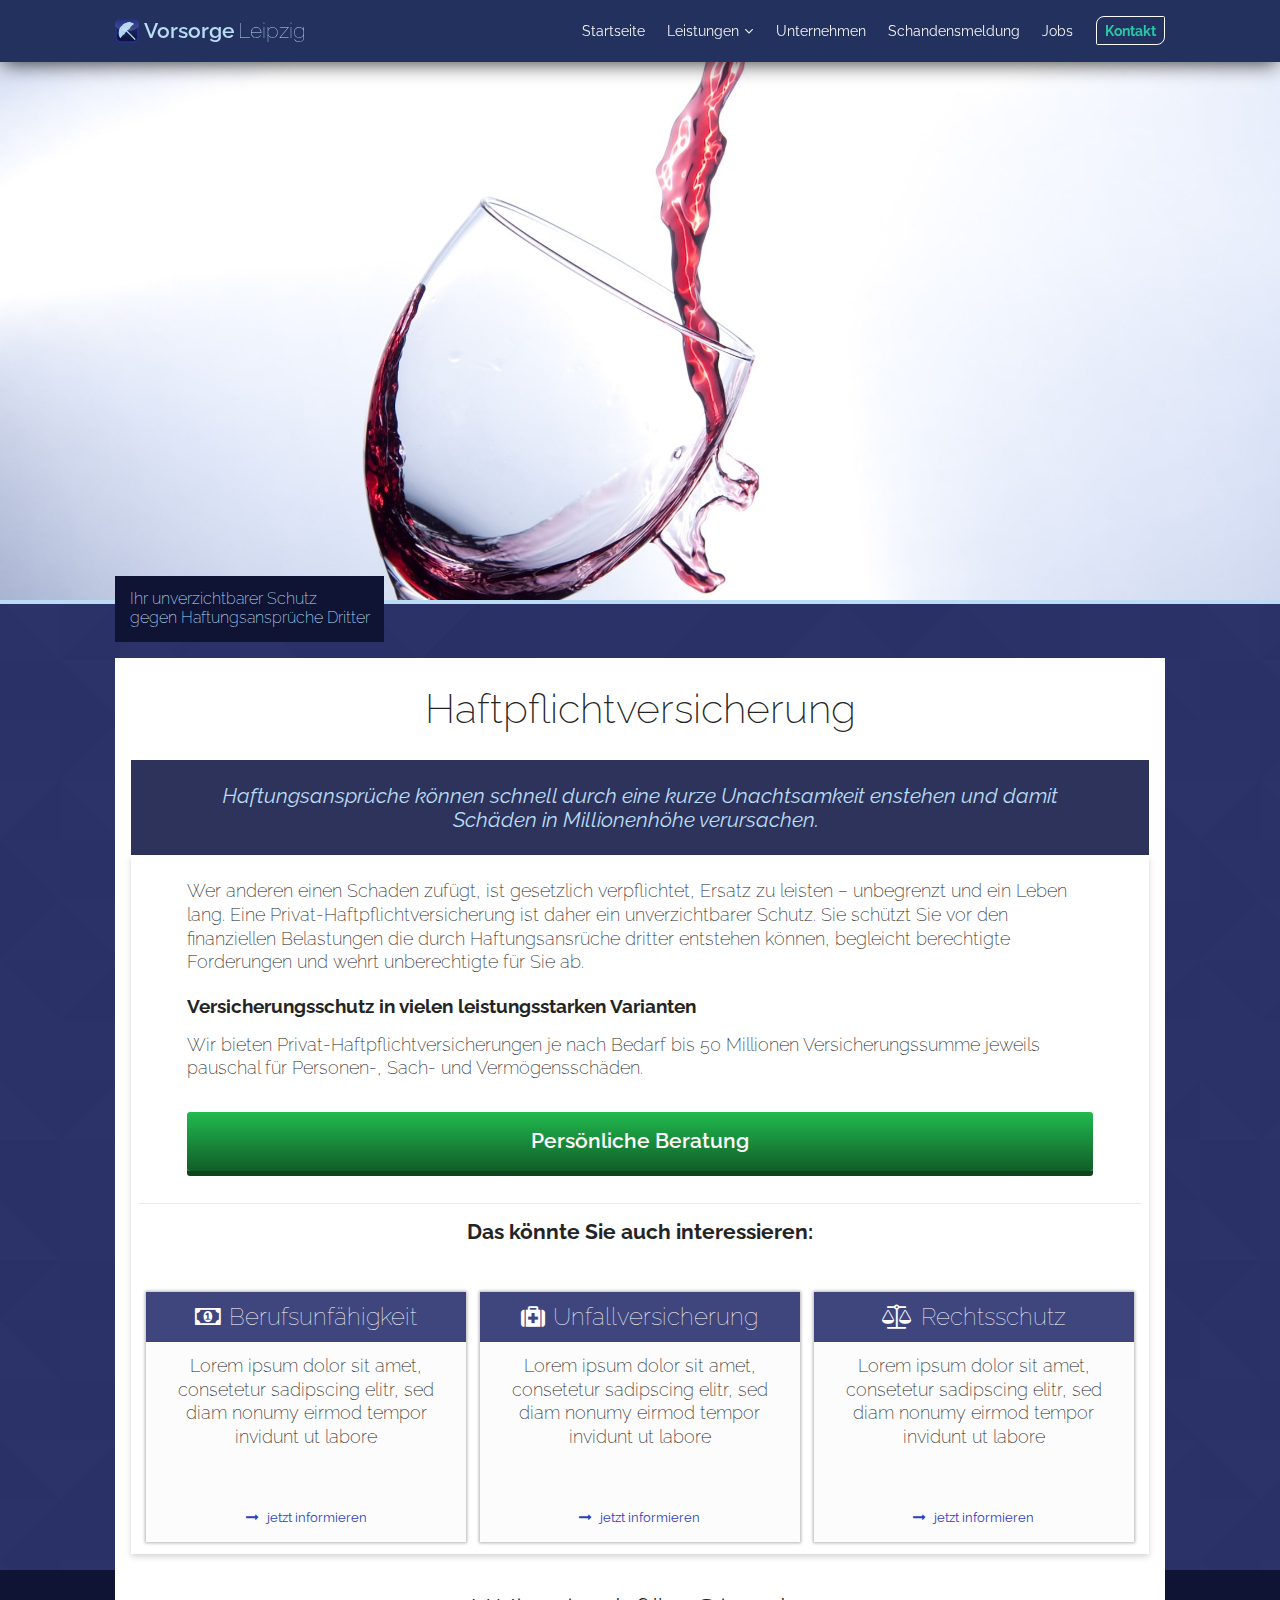
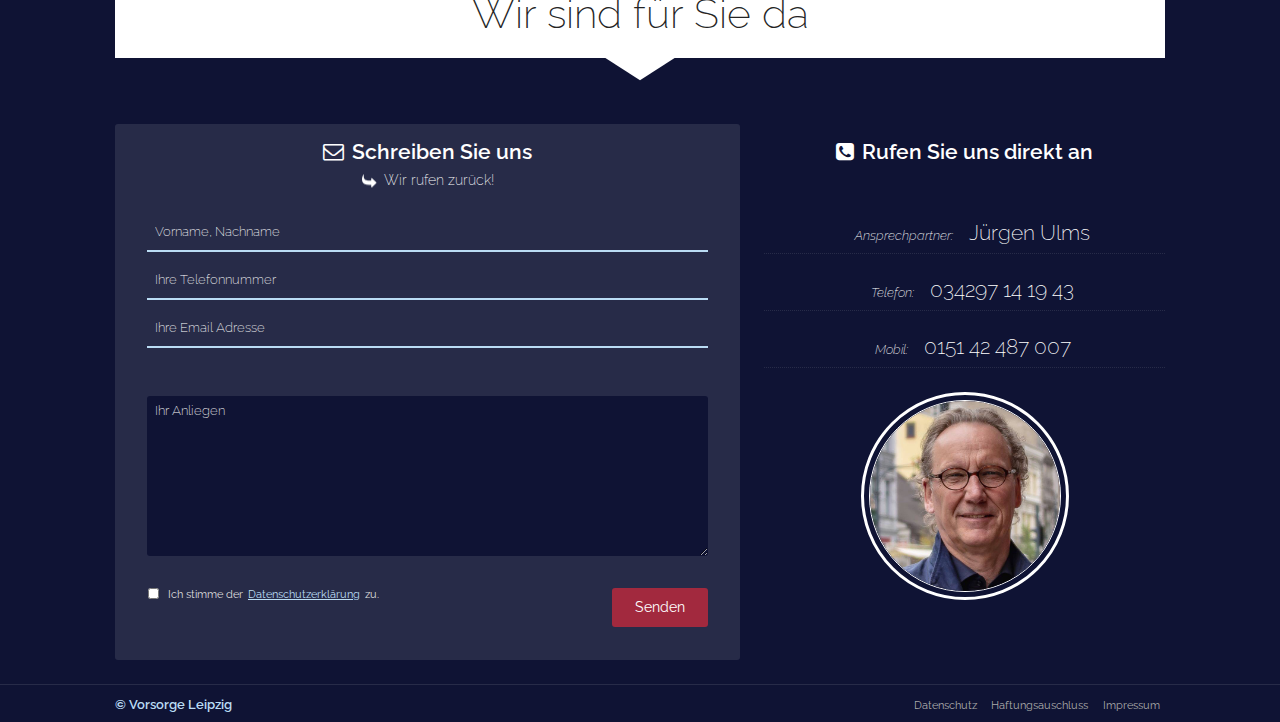
<file: haftpflichtversicherung.html>
<!DOCTYPE HTML>
<html lang="de">
	<head>
		<meta charset="UTF-8">
        <meta name="viewport" content="width=device-width, initial-scale=1.0">
        <meta http-equiv="X-UA-Compatible" content="ie=edge">
		<title>Haftpflichtversicherung | Vorsorge Leipzig</title>
        <link rel="stylesheet" type="text/css" href="css/normalize.css">
        <link rel="stylesheet" type="text/css" href="css/style.css">
        <link href="https://maxcdn.bootstrapcdn.com/font-awesome/4.7.0/css/font-awesome.min.css" rel="stylesheet"/>
        <script src="https://code.jquery.com/jquery-3.3.1.min.js" integrity="sha256-FgpCb/KJQlLNfOu91ta32o/NMZxltwRo8QtmkMRdAu8=" crossorigin="anonymous"></script>
        <script src="js/main.js"></script>
    </head>
	<body>
        <section id="sub-intro">
            <header>
                <div class="main-wrapper">
                        <div class="nav-wrapper">
                            <a href="index.html" id="logo"><img src="img/logo.png" alt="Vorsorge Leipzig"><span id="fat-logo">Vorsorge</span> Leipzig</a>
                            <a href="javascript:void(0);" class="icon" onclick="myFunction()"><i class="fa fa-bars" aria-hidden="true"></i><br></a>
                        </div>
                        <nav class="topnav" id="topnav">
                        <hr>
                            <a href="index.html" class="active topnav-links">Startseite</a>
                                <div class="dropdown">
                                    <button class="dropbtn" onclick="location.href='#unsere-leistungen'">
                                    <a id="leistungen-icon" >Leistungen</a>
                                    </button>
                                    <div class="dropdown-content">
                                    <hr id="dropdown-shadow">
                                        <a href="unfallversicherung.html"><i class="fa fa-medkit" aria-hidden="true"></i>Unfallversicherung</a>
                                        <a href="senioren-spezial.html"><i class="fa fa-star" aria-hidden="true"></i>Senioren Spezial</a>
                                        <a href="haftpflichtversicherung.html"><i class="fa fa-gavel" aria-hidden="true"></i>Haftpflichtversicherung</a>
                                        <a href="tierversicherung.html"><i class="fa fa-paw" aria-hidden="true"></i>Tierversicherung</a>
                                        <a href="tierhalterhaftpflichtversicherung.html"><i class="fa fa-male" aria-hidden="true"></i>Tierhalterhaftpflicht</a>
                                        <a href="hausratversicherung.html"><i class="fa fa-home" aria-hidden="true"></i>Hausratversicherung</a>
                                        <a href="glasversicherung.html"><i class="fa fa-glass" aria-hidden="true"></i>Glasversicherung</a>
                                        <a href="gebaeudeversicherung.html"><i class="fa fa-building" aria-hidden="true"></i>Gebäudeversicherung</a>
                                        <a href="lebensversicherung.html"><i class="fa fa-shield" aria-hidden="true"></i>Lebensversicherung</a>
                                        <a href="rentenversicherung.html"><i class="fa fa-eur" aria-hidden="true"></i>Rentenversicherung</a>
                                        <a href="berufsunfaehigkeit.html"><i class="fa fa-money" aria-hidden="true"></i>Berufsunfähigkeit</a>
                                        <a href="bestattungsvorsorge.html"><i class="fa fa-check-square" aria-hidden="true"></i>Bestattungsvorsorge</a>
                                        <a href="rechtsschutzversicherung.html"><i class="fa fa-balance-scale" aria-hidden="true"></i>Rechtsschutz</a>
                                        <a href="kfz-versicherung.html"><i class="fa fa-car" aria-hidden="true"></i>KFZ-Versicherung</a>
                                    </div>
                                </div>
                            <a href="#" class="topnav-links">Unternehmen</a>
                            <a href="#" class="topnav-links">Schandensmeldung</a>
                            <a href="#" class="topnav-links">Jobs</a>
                            <a href="#kontakt" class="topnav-links" id="nav-cta"><span id="cta-border">Kontakt</span></a>
                        </nav>
                    </div>
            </header>
            <div class="sub-hero haft"></div>
        </section><!--/intro-->
        <div id="sub-bg">
        <div id="sub-text-wrapper">
            <div id="sub-text">
                <p>Ihr unverzichtbarer Schutz <br> gegen Haftungsansprüche Dritter</p>
            </div>
        </div>
        <section id="sub-main-content">
               <div id="offer-header">
                <h4>Haftpflichtversicherung</h4>
                <div id="sub-line"></div>
                <div id="sub-info">
                    <i>Haftungsansprüche können schnell durch eine kurze Unachtsamkeit enstehen und damit Schäden in Millionenhöhe verursachen.</i>
                </div>
              </div>
              <div id="sub-main-text">
                 <div id="sub-main-text-inner">
                 <div class="text-wrapper">
                      <p>Wer anderen einen Schaden zufügt, ist gesetzlich verpflichtet, Ersatz zu leisten – unbegrenzt und ein Leben lang. Eine Privat-Haftpflichtversicherung ist daher ein unverzichtbarer Schutz. Sie schützt Sie vor den finanziellen Belastungen die durch Haftungsansrüche dritter entstehen können, begleicht berechtigte Forderungen und wehrt unberechtigte für Sie ab.</p> 
                      <strong>Versicherungsschutz in vielen leistungsstarken Varianten</strong>
                      <p>Wir bieten Privat-Haftpflichtversicherungen je nach Bedarf bis 50 Millionen Versicherungssumme jeweils pauschal für Personen-, Sach- und Vermögensschäden.</p>
                      <a href="#kontakt" id="sub-cta">Persönliche Beratung</a>
                  </div>
                  <hr id="sub-hr">
                  <div id="recommand">
                      <b>Das könnte Sie auch interessieren:</b>
                      <div id="recommand-wrapper">
                      <div class="sub-box">
                          <h5><i class="fa fa-money" aria-hidden="true"></i>Berufsunfähigkeit</h5>
                          <p>Lorem ipsum dolor sit amet, consetetur sadipscing elitr, sed diam nonumy eirmod tempor invidunt ut labore</p>
                          <a href="#"><i class="fa fa-long-arrow-right" aria-hidden="true"></i>jetzt informieren</a>
                      </div>
                      <div class="sub-box main-sub-box">
                          <h5><i class="fa fa-medkit" aria-hidden="true"></i>Unfallversicherung</h5>
                          <p>Lorem ipsum dolor sit amet, consetetur sadipscing elitr, sed diam nonumy eirmod tempor invidunt ut labore</p>
                          <a href="#"><i class="fa fa-long-arrow-right" aria-hidden="true"></i>jetzt informieren</a>
                      </div>
                      <div class="sub-box">
                          <h5><i class="fa fa-balance-scale" aria-hidden="true"></i>Rechtsschutz</h5>
                          <p>Lorem ipsum dolor sit amet, consetetur sadipscing elitr, sed diam nonumy eirmod tempor invidunt ut labore</p>
                          <a href="#"><i class="fa fa-long-arrow-right" aria-hidden="true"></i>jetzt informieren</a>
                      </div>
                     </div>
                  </div>
                 </div>
              </div>
        </section>
        </div>
        <footer id="kontakt">
            <h4>Wir sind für Sie da</h4>
            <div id="arrow"></div>
            <div class="wrapper">
                <div id="contact-form">
                    <h5><i class="fa fa-envelope-o" aria-hidden="true"></i>Schreiben Sie uns</h5>
                    <h6><i class="fa fa-share" aria-hidden="true"></i>Wir rufen zurück!</h6>
                    <form action="php/send.php" method="POST" id="call-back-form">

                        <div class="form-field">
                            <input type="text" name="name" placeholder="Vorname, Nachname" id="full-name" class="form-input">
                            <label for="name" class="hidden-label">Vorname, Nachname <span id="name-error" class="error-msg"></span></label>
                        </div>

                        <div class="form-field">
                            <input type="text" name="tele" placeholder="Ihre Telefonnummer" id="tel-number" class="form-input">
                            <label for="tele" class="hidden-label">Telefonnummer <span id="tel-error" class="error-msg"></span></label>
                        </div>

                        <div class="form-field">
                            <input type="text" name="email" placeholder="Ihre Email Adresse" id="e-mail" class="form-input">
                            <label for="email" class="hidden-label">Email Adresse <span id="email-error" class="error-msg"></span></label>
                        </div>

                        <div class="form-field">
                            <span id="msg-error" class="error-msg"></span>
                            <textarea name="msg" placeholder="Ihr Anliegen" id="msg" class="error-msg"></textarea>
                        </div>

                        <div id="confirm-wrapper">
                            <input name="confirm" type="checkbox" class="checkbox" id="confirm-checkbox-no" value="checked">
                            <label for="confirm" class="checkbox" id="confirm-label">Ich bin ein Spambot</label><br>
                        </div>

                        <div id="honeypot">
                            <input type="url" name="website" id="website-input" placeholder="Ihre Webseite">
                            <label for="website" class="hidden-label">Webseite</label>
                        </div>

                        <div id="confirm-container"></div><br>

                        <div class="form-footer">
                            <div class="checkbox-wrapper">
                                <input type="checkbox" name="dsgvo" class="checkbox" id="dsgvo-check">
                                <label for="dsgvo" class="checkbox">Ich stimme der <a href="datenschutz.html">Datenschutzerklärung</a> zu.</label><br>
                                <span id="dsgvo-error" class="error-msg"></span>
                                <button class="call-back-btn" type="submit" id="submit-btn"></button>
                            </div>
                        </div>
                        
                    </form>
                </div>
                <small><span>oder</span></small>
                <div id="phone-contact">
                    <h5><i class="fa fa-phone-square" aria-hidden="true"></i>Rufen Sie uns direkt an</h5>
                    <p><span class="italic">Ansprechpartner:</span>Jürgen Ulms</p>
                    <p><span class="italic">Telefon:</span>034297 14 19 43</p>
                    <p><span class="italic">Mobil:</span>0151 42 487 007</p>
                    <div id="img-container">
                        <img src="img/juergen-ulms.jpg" alt="Juergen Ulms">
                    </div>
                </div>
            </div>
                <nav class="wrapper" id="footer-nav">
                    <p>© Vorsorge Leipzig</p>
                    <div id="footer-nav-links">
                        <a href="datenschutz.html">Datenschutz</a>
                        <a href="haftungsauschluss.html">Haftungsauschluss</a>
                        <a href="impressum.html">Impressum</a>
                    </div>
                </nav>
        </footer>

        <div id="back-to-top"><img src="img/svg/totop-icon.svg" alt="zurück zum Seitenanfang"></div>

        <!--Form Validation-->
        <script>
            $('#confirm-wrapper').hide();
                
                $(document).ready(function() {
    
                        
    
    
                        $('#submit-btn').on('click touch', function(event){
                            event.preventDefault();
                                resetErrors();
                                    $('#submit-btn').prop('disabled', true);
    
    
                            //Form Data/Values
                            var data = $('#call-back-form').serialize();
    
                            //Honeypot
                            if ($('#website-input').val() != '' || $('#website-input').attr('value')) {
                                var checkbox = $('<input type="checkbox" class="checkbox" name="confirm-human" id="confirm-human">');
                                var checkboxLabel = $('<label for="confirm-human" id="confirm-label">Bitte bestätigen Sie, dass Sie kein Spambot sind.</label>');
    
                                while ($('#confirm-container').children().length === 0) {
                                    $('#confirm-container').append(checkbox);
                                    $('#confirm-container').append(checkboxLabel);
                                }
                                
                            }
    
    
                            //Submit Animation
                            $('#submit-btn').addClass('call-back-btn-loading');
    
                            $.ajax({
                                dataType: "json",
                                type: 'post',
                                url: 'php/send.php',
                                data: data,
                                success: function(response) {
                                    if (response === 'success') {
    
                                        $('#submit-btn').removeClass('call-back-btn-loading');
                                        $('#submit-btn').addClass('call-back-btn-finish');
                                            setTimeout(function(){
                                                $('form :input').val('');
                                                $('#dsgvo-check').prop('checked',false);
                                                $('#submit-btn').removeClass('call-back-btn-finish');
                                                $('#submit-btn').prop('disabled', false);
                                            }, 1000);
                                        
                                        return false;
    
                                    } else {
    
                                        $('#submit-btn').removeClass('call-back-btn-loading');
                                        $('#submit-btn').prop('disabled', false);
                                        
                                        if(response['name']) {
                                            $('#name-error').text(response['name']);
                                            $('#name-error').parent().removeClass("hidden-label");
                                        }
    
                                        if (response['tele']) {
                                            $('#tel-error').text(response['tele']);
                                            $('#tel-error').parent().removeClass("hidden-label");
                                        }
    
                                        if (response['email']) {
                                            $('#email-error').text(response['email']);
                                            $('#email-error').parent().removeClass("hidden-label");
                                        }
    
                                        if (response['msg']) {
                                            $('#msg-error').text(response['msg']);
                                        }
    
                                        if (response['dsgvo']) {
                                            $('#dsgvo-error').text(response['dsgvo']);
                                        }
                                    }
                                },
                                error: function() {
                                    console.log('connection failed')
                                }
                            });
    
    
                        });
    
                        function resetErrors() {
                            $('#name-error').text('');
                            $('#tel-error').text('');
                            $('#email-error').text('');
                            $('#msg-error').text('');
                            $('#dsgvo-error').text('');
                        }
    
    
    
                });
            
            </script>

        <script>
            function myFunction() {
                var x = document.getElementById("topnav");
                if (x.className === "topnav") {
                    x.className += " responsive";
                } else {
                    x.className = "topnav";
                }
            } 
        </script>
	</body>
</html>
</file>
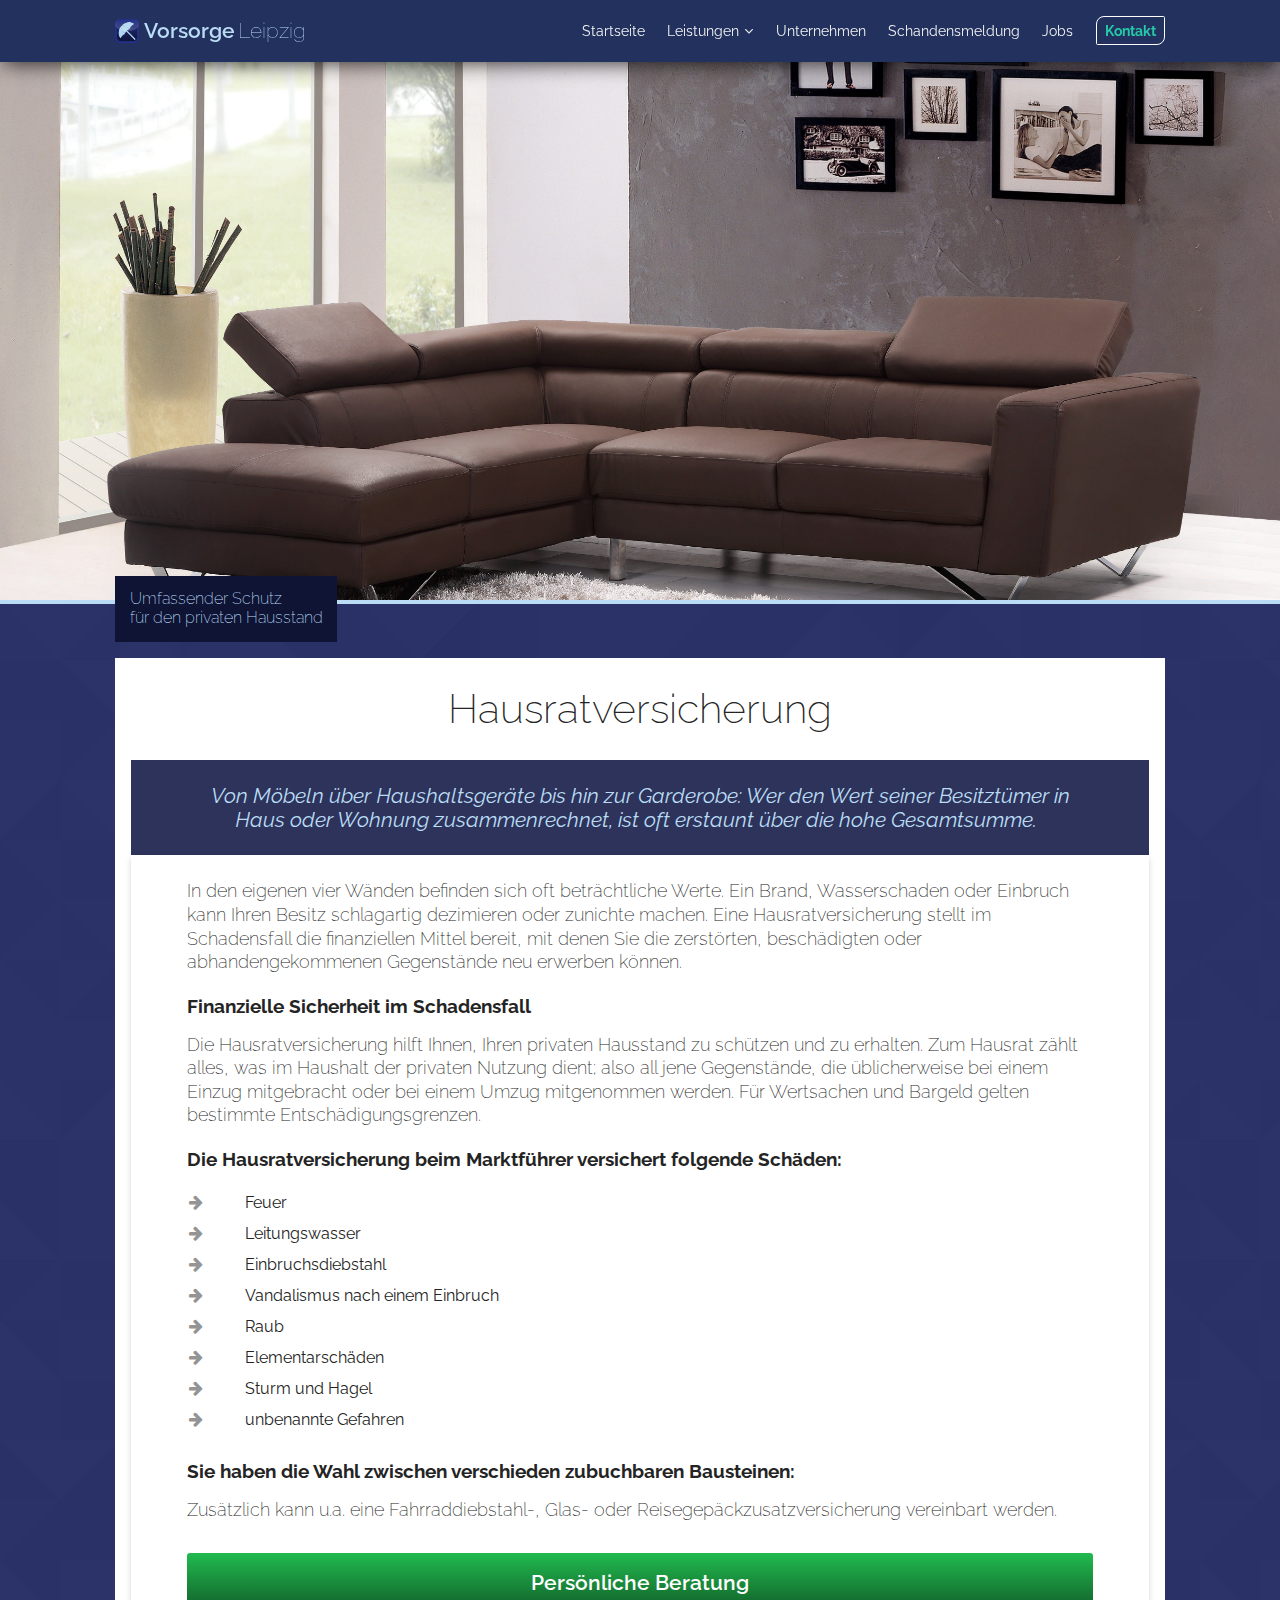
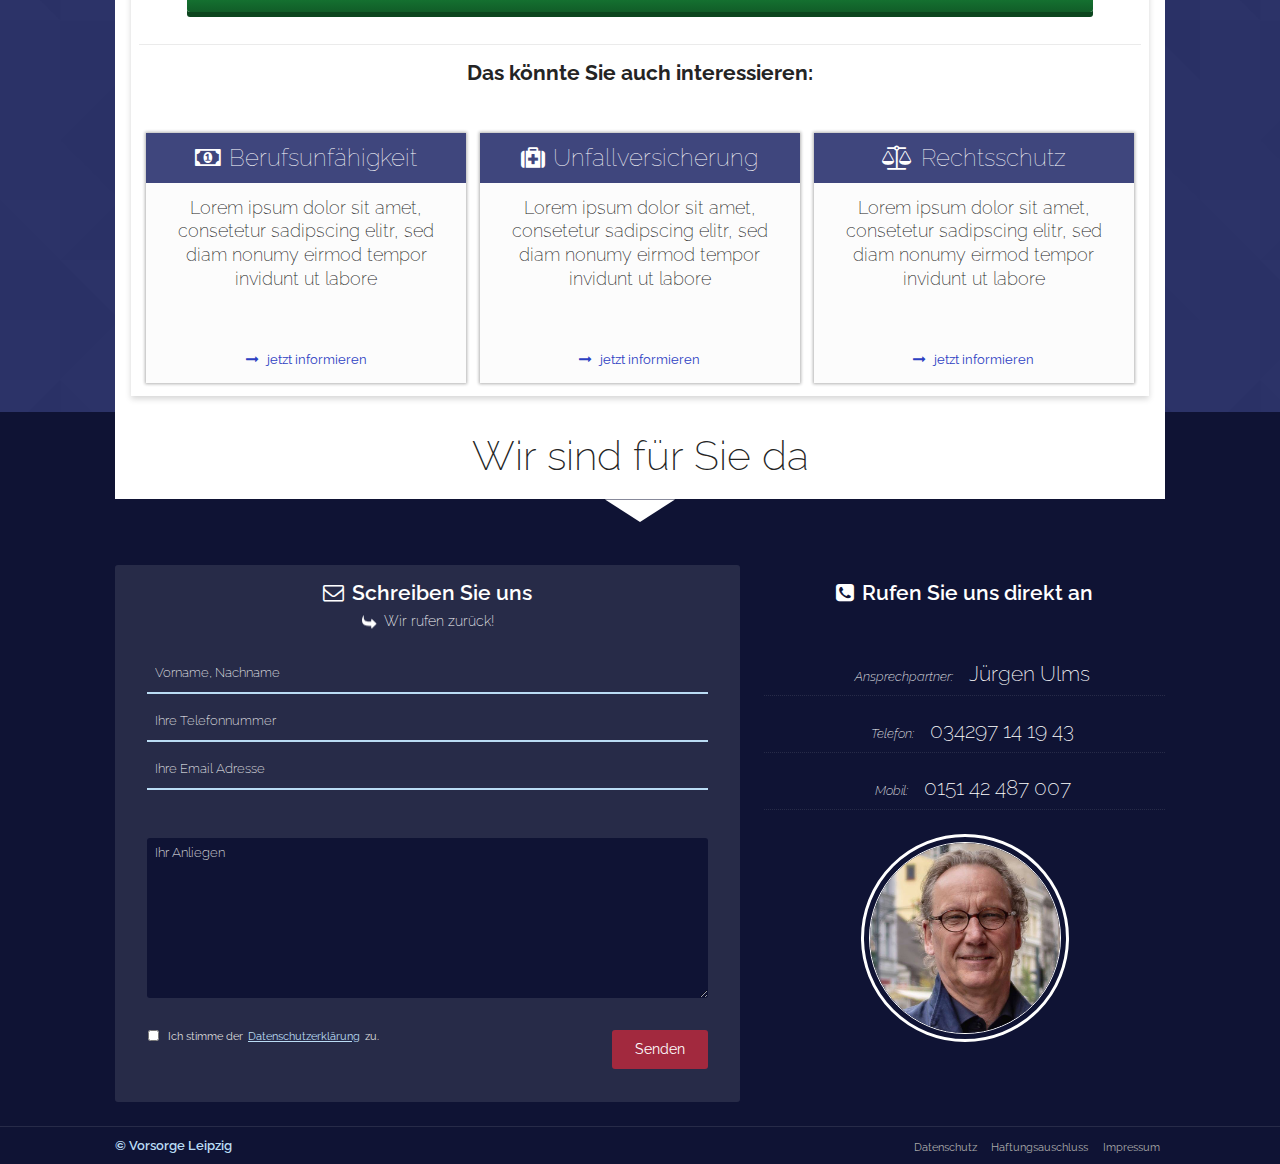
<file: hausratversicherung.html>
<!DOCTYPE HTML>
<html lang="de">
	<head>
		<meta charset="UTF-8">
        <meta name="viewport" content="width=device-width, initial-scale=1.0">
        <meta http-equiv="X-UA-Compatible" content="ie=edge">
		<title>Hausratversicherung | Vorsorge Leipzig</title>
        <link rel="stylesheet" type="text/css" href="css/normalize.css">
        <link rel="stylesheet" type="text/css" href="css/style.css">
        <link href="https://maxcdn.bootstrapcdn.com/font-awesome/4.7.0/css/font-awesome.min.css" rel="stylesheet"/>
        <script src="https://code.jquery.com/jquery-3.3.1.min.js" integrity="sha256-FgpCb/KJQlLNfOu91ta32o/NMZxltwRo8QtmkMRdAu8=" crossorigin="anonymous"></script>
        <script src="js/main.js"></script>
    </head>
	<body>
        <section id="sub-intro">
            <header>
                <div class="main-wrapper">
                    <div class="nav-wrapper">
                        <a href="index.html" id="logo"><img src="img/logo.png" alt="Vorsorge Leipzig"><span id="fat-logo">Vorsorge</span> Leipzig</a>
                        <a href="javascript:void(0);" class="icon" onclick="myFunction()"><i class="fa fa-bars" aria-hidden="true"></i><br></a>
                    </div>
                    <nav class="topnav" id="topnav">
                    <hr>
                        <a href="index.html" class="active topnav-links">Startseite</a>
                            <div class="dropdown">
                                <button class="dropbtn" onclick="location.href='#unsere-leistungen'">
                                <a id="leistungen-icon" >Leistungen</a>
                                </button>
                                <div class="dropdown-content">
                                <hr id="dropdown-shadow">
                                    <a href="unfallversicherung.html"><i class="fa fa-medkit" aria-hidden="true"></i>Unfallversicherung</a>
                                    <a href="senioren-spezial.html"><i class="fa fa-star" aria-hidden="true"></i>Senioren Spezial</a>
                                    <a href="haftpflichtversicherung.html"><i class="fa fa-gavel" aria-hidden="true"></i>Haftpflichtversicherung</a>
                                    <a href="tierversicherung.html"><i class="fa fa-paw" aria-hidden="true"></i>Tierversicherung</a>
                                    <a href="tierhalterhaftpflichtversicherung.html"><i class="fa fa-male" aria-hidden="true"></i>Tierhalterhaftpflicht</a>
                                    <a href="hausratversicherung.html"><i class="fa fa-home" aria-hidden="true"></i>Hausratversicherung</a>
                                    <a href="glasversicherung.html"><i class="fa fa-glass" aria-hidden="true"></i>Glasversicherung</a>
                                    <a href="gebaeudeversicherung.html"><i class="fa fa-building" aria-hidden="true"></i>Gebäudeversicherung</a>
                                    <a href="lebensversicherung.html"><i class="fa fa-shield" aria-hidden="true"></i>Lebensversicherung</a>
                                    <a href="rentenversicherung.html"><i class="fa fa-eur" aria-hidden="true"></i>Rentenversicherung</a>
                                    <a href="berufsunfaehigkeit.html"><i class="fa fa-money" aria-hidden="true"></i>Berufsunfähigkeit</a>
                                    <a href="bestattungsvorsorge.html"><i class="fa fa-check-square" aria-hidden="true"></i>Bestattungsvorsorge</a>
                                    <a href="rechtsschutzversicherung.html"><i class="fa fa-balance-scale" aria-hidden="true"></i>Rechtsschutz</a>
                                    <a href="kfz-versicherung.html"><i class="fa fa-car" aria-hidden="true"></i>KFZ-Versicherung</a>
                                </div>
                            </div>
                        <a href="#" class="topnav-links">Unternehmen</a>
                        <a href="#" class="topnav-links">Schandensmeldung</a>
                        <a href="#" class="topnav-links">Jobs</a>
                        <a href="#kontakt" class="topnav-links" id="nav-cta"><span id="cta-border">Kontakt</span></a>
                    </nav>
                </div>
            </header>
            <div class="sub-hero hausr"></div>
        </section><!--/intro-->
        <div id="sub-bg">
        <div id="sub-text-wrapper">
            <div id="sub-text">
                <p>Umfassender Schutz <br> für den privaten Hausstand</p>
            </div>
        </div>
        
        <section id="sub-main-content">
               <div id="offer-header">
                <h4>Hausratversicherung</h4>
                <div id="sub-line"></div>
                <div id="sub-info">
                    <i>Von Möbeln über Haushaltsgeräte bis hin zur Garderobe: Wer den Wert seiner Besitztümer in Haus oder Wohnung zusammenrechnet, ist oft erstaunt über die hohe Gesamtsumme.</i>
                </div>
              </div>
              <div id="sub-main-text">
                 <div id="sub-main-text-inner">
                 <div class="text-wrapper">
                      <p>In den eigenen vier Wänden befinden sich oft beträchtliche Werte. Ein Brand, Wasserschaden oder Einbruch kann Ihren Besitz schlagartig dezimieren oder zunichte machen. Eine Hausratversicherung stellt im Schadensfall die finanziellen Mittel bereit, mit denen Sie die zerstörten, beschädigten oder abhandengekommenen Gegenstände neu erwerben können.</p> 
                      
                      <strong>Finanzielle Sicherheit im Schadensfall</strong>
                      
                      <p>Die Hausratversicherung hilft Ihnen, Ihren privaten Hausstand zu schützen und zu erhalten. Zum Hausrat zählt alles, was im Haushalt der privaten Nutzung dient; also all jene Gegenstände, die üblicherweise bei einem Einzug mitgebracht oder bei einem Umzug mitgenommen werden. Für Wertsachen und Bargeld gelten bestimmte Entschädigungsgrenzen.</p>
                      
                      <strong>Die Hausratversicherung beim Marktführer versichert folgende Schäden:</strong>

                      <table>
                          <tr>
                              <td><i class="fa fa-arrow-right" aria-hidden="true"></i></td>
                              <td>Feuer</td>
                          </tr>
                          <tr>
                              <td><i class="fa fa-arrow-right" aria-hidden="true"></i></td>
                              <td>Leitungswasser</td>
                          </tr>
                          <tr>
                              <td><i class="fa fa-arrow-right" aria-hidden="true"></i></td>
                              <td>Einbruchsdiebstahl</td>
                          </tr>
                          <tr>
                              <td><i class="fa fa-arrow-right" aria-hidden="true"></i></td>
                              <td>Vandalismus nach einem Einbruch</td>
                          </tr>
                          <tr>
                              <td><i class="fa fa-arrow-right" aria-hidden="true"></i></td>
                              <td>Raub</td>
                          </tr>
                          <tr>
                              <td><i class="fa fa-arrow-right" aria-hidden="true"></i></td>
                              <td>Elementarschäden</td>
                          </tr>
                          <tr>
                              <td><i class="fa fa-arrow-right" aria-hidden="true"></i></td>
                              <td>Sturm und Hagel</td>
                          </tr>
                          <tr>
                              <td><i class="fa fa-arrow-right" aria-hidden="true"></i></td>
                              <td>unbenannte Gefahren</td>
                          </tr>
                      </table>
                      
                      <strong>Sie haben die Wahl zwischen verschieden zubuchbaren Bausteinen:</strong>
                      
                      <p>Zusätzlich kann u.a. eine Fahrraddiebstahl-, Glas- oder Reisegepäckzusatzversicherung vereinbart werden.</p>
                      <a href="#kontakt" id="sub-cta">Persönliche Beratung</a>
                  </div>
                  <hr id="sub-hr">
                  <div id="recommand">
                      <b>Das könnte Sie auch interessieren:</b>
                      <div id="recommand-wrapper">
                      <div class="sub-box">
                          <h5><i class="fa fa-money" aria-hidden="true"></i>Berufsunfähigkeit</h5>
                          <p>Lorem ipsum dolor sit amet, consetetur sadipscing elitr, sed diam nonumy eirmod tempor invidunt ut labore</p>
                          <a href="#"><i class="fa fa-long-arrow-right" aria-hidden="true"></i>jetzt informieren</a>
                      </div>
                      <div class="sub-box main-sub-box">
                          <h5><i class="fa fa-medkit" aria-hidden="true"></i>Unfallversicherung</h5>
                          <p>Lorem ipsum dolor sit amet, consetetur sadipscing elitr, sed diam nonumy eirmod tempor invidunt ut labore</p>
                          <a href="#"><i class="fa fa-long-arrow-right" aria-hidden="true"></i>jetzt informieren</a>
                      </div>
                      <div class="sub-box">
                          <h5><i class="fa fa-balance-scale" aria-hidden="true"></i>Rechtsschutz</h5>
                          <p>Lorem ipsum dolor sit amet, consetetur sadipscing elitr, sed diam nonumy eirmod tempor invidunt ut labore</p>
                          <a href="#"><i class="fa fa-long-arrow-right" aria-hidden="true"></i>jetzt informieren</a>
                      </div>
                     </div>
                  </div>
                 </div>
              </div>
        </section>
        </div>
        <footer id="kontakt">
            <h4>Wir sind für Sie da</h4>
            <div id="arrow"></div>
            <div class="wrapper">
                <div id="contact-form">
                    <h5><i class="fa fa-envelope-o" aria-hidden="true"></i>Schreiben Sie uns</h5>
                    <h6><i class="fa fa-share" aria-hidden="true"></i>Wir rufen zurück!</h6>
                    <form action="php/send.php" method="POST" id="call-back-form">

                        <div class="form-field">
                            <input type="text" name="name" placeholder="Vorname, Nachname" id="full-name" class="form-input">
                            <label for="name" class="hidden-label">Vorname, Nachname <span id="name-error" class="error-msg"></span></label>
                        </div>

                        <div class="form-field">
                            <input type="text" name="tele" placeholder="Ihre Telefonnummer" id="tel-number" class="form-input">
                            <label for="tele" class="hidden-label">Telefonnummer <span id="tel-error" class="error-msg"></span></label>
                        </div>

                        <div class="form-field">
                            <input type="text" name="email" placeholder="Ihre Email Adresse" id="e-mail" class="form-input">
                            <label for="email" class="hidden-label">Email Adresse <span id="email-error" class="error-msg"></span></label>
                        </div>

                        <div class="form-field">
                            <span id="msg-error" class="error-msg"></span>
                            <textarea name="msg" placeholder="Ihr Anliegen" id="msg" class="error-msg"></textarea>
                        </div>

                        <div id="confirm-wrapper">
                            <input name="confirm" type="checkbox" class="checkbox" id="confirm-checkbox-no" value="checked">
                            <label for="confirm" class="checkbox" id="confirm-label">Ich bin ein Spambot</label><br>
                        </div>

                        <div id="honeypot">
                            <input type="url" name="website" id="website-input" placeholder="Ihre Webseite">
                            <label for="website" class="hidden-label">Webseite</label>
                        </div>

                        <div id="confirm-container"></div><br>

                        <div class="form-footer">
                            <div class="checkbox-wrapper">
                                <input type="checkbox" name="dsgvo" class="checkbox" id="dsgvo-check">
                                <label for="dsgvo" class="checkbox">Ich stimme der <a href="datenschutz.html">Datenschutzerklärung</a> zu.</label><br>
                                <span id="dsgvo-error" class="error-msg"></span>
                                <button class="call-back-btn" type="submit" id="submit-btn"></button>
                            </div>
                        </div>
                        
                    </form>
                </div>
                <small><span>oder</span></small>
                <div id="phone-contact">
                    <h5><i class="fa fa-phone-square" aria-hidden="true"></i>Rufen Sie uns direkt an</h5>
                    <p><span class="italic">Ansprechpartner:</span>Jürgen Ulms</p>
                    <p><span class="italic">Telefon:</span>034297 14 19 43</p>
                    <p><span class="italic">Mobil:</span>0151 42 487 007</p>
                    <div id="img-container">
                        <img src="img/juergen-ulms.jpg" alt="Juergen Ulms">
                    </div>
                </div>
            </div>
                <nav class="wrapper" id="footer-nav">
                    <p>© Vorsorge Leipzig</p>
                    <div id="footer-nav-links">
                        <a href="datenschutz.html">Datenschutz</a>
                        <a href="haftungsauschluss.html">Haftungsauschluss</a>
                        <a href="impressum.html">Impressum</a>
                    </div>
                </nav>
        </footer>

        <div id="back-to-top"><img src="img/svg/totop-icon.svg" alt="zurück zum Seitenanfang"></div>

        <!--Form Validation-->
        <script>
            $('#confirm-wrapper').hide();
                
                $(document).ready(function() {
    
                        
    
    
                        $('#submit-btn').on('click touch', function(event){
                            event.preventDefault();
                                resetErrors();
                                    $('#submit-btn').prop('disabled', true);
    
    
                            //Form Data/Values
                            var data = $('#call-back-form').serialize();
    
                            //Honeypot
                            if ($('#website-input').val() != '' || $('#website-input').attr('value')) {
                                var checkbox = $('<input type="checkbox" class="checkbox" name="confirm-human" id="confirm-human">');
                                var checkboxLabel = $('<label for="confirm-human" id="confirm-label">Bitte bestätigen Sie, dass Sie kein Spambot sind.</label>');
    
                                while ($('#confirm-container').children().length === 0) {
                                    $('#confirm-container').append(checkbox);
                                    $('#confirm-container').append(checkboxLabel);
                                }
                                
                            }
    
    
                            //Submit Animation
                            $('#submit-btn').addClass('call-back-btn-loading');
    
                            $.ajax({
                                dataType: "json",
                                type: 'post',
                                url: 'php/send.php',
                                data: data,
                                success: function(response) {
                                    if (response === 'success') {
    
                                        $('#submit-btn').removeClass('call-back-btn-loading');
                                        $('#submit-btn').addClass('call-back-btn-finish');
                                            setTimeout(function(){
                                                $('form :input').val('');
                                                $('#dsgvo-check').prop('checked',false);
                                                $('#submit-btn').removeClass('call-back-btn-finish');
                                                $('#submit-btn').prop('disabled', false);
                                            }, 1000);
                                        
                                        return false;
    
                                    } else {
    
                                        $('#submit-btn').removeClass('call-back-btn-loading');
                                        $('#submit-btn').prop('disabled', false);
                                        
                                        if(response['name']) {
                                            $('#name-error').text(response['name']);
                                            $('#name-error').parent().removeClass("hidden-label");
                                        }
    
                                        if (response['tele']) {
                                            $('#tel-error').text(response['tele']);
                                            $('#tel-error').parent().removeClass("hidden-label");
                                        }
    
                                        if (response['email']) {
                                            $('#email-error').text(response['email']);
                                            $('#email-error').parent().removeClass("hidden-label");
                                        }
    
                                        if (response['msg']) {
                                            $('#msg-error').text(response['msg']);
                                        }
    
                                        if (response['dsgvo']) {
                                            $('#dsgvo-error').text(response['dsgvo']);
                                        }
                                    }
                                },
                                error: function() {
                                    console.log('connection failed')
                                }
                            });
    
    
                        });
    
                        function resetErrors() {
                            $('#name-error').text('');
                            $('#tel-error').text('');
                            $('#email-error').text('');
                            $('#msg-error').text('');
                            $('#dsgvo-error').text('');
                        }
    
    
    
                });
            
            </script>

        <script>
            function myFunction() {
                var x = document.getElementById("topnav");
                if (x.className === "topnav") {
                    x.className += " responsive";
                } else {
                    x.className = "topnav";
                }
            } 
        </script>
	</body>
</html>
</file>
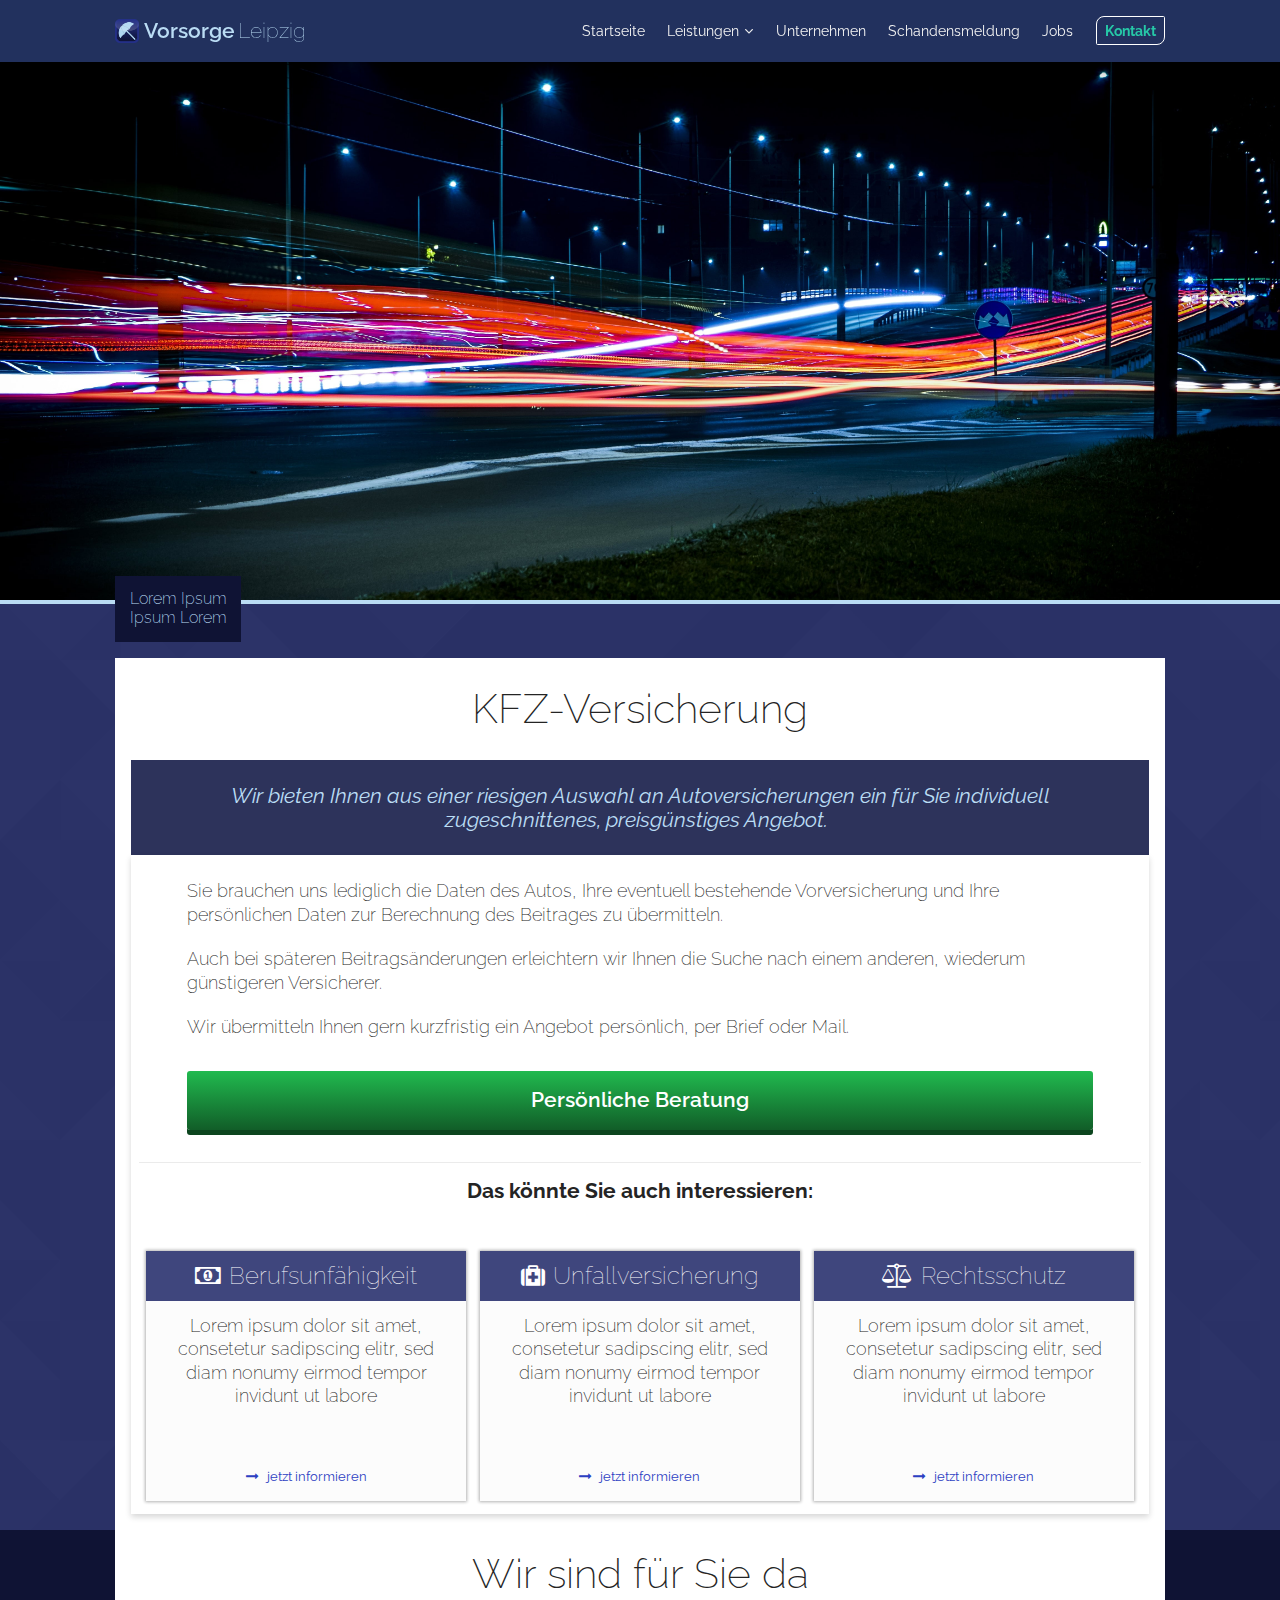
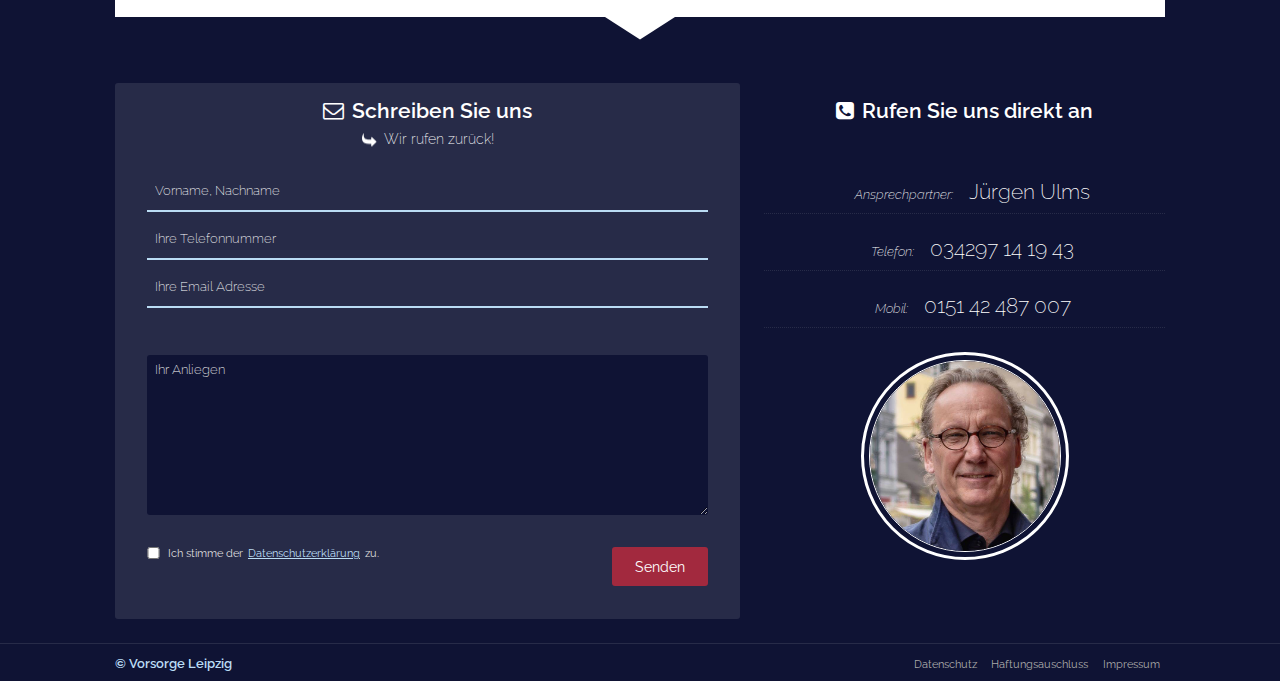
<file: kfz-versicherung.html>
<!DOCTYPE HTML>
<html lang="de">
	<head>
		<meta charset="UTF-8">
        <meta name="viewport" content="width=device-width, initial-scale=1.0">
        <meta http-equiv="X-UA-Compatible" content="ie=edge">
		<title>KFZ-Versicherung | Vorsorge Leipzig</title>
        <link rel="stylesheet" type="text/css" href="css/normalize.css">
        <link rel="stylesheet" type="text/css" href="css/style.css">
        <link href="https://maxcdn.bootstrapcdn.com/font-awesome/4.7.0/css/font-awesome.min.css" rel="stylesheet"/>
        <script src="https://code.jquery.com/jquery-3.3.1.min.js" integrity="sha256-FgpCb/KJQlLNfOu91ta32o/NMZxltwRo8QtmkMRdAu8=" crossorigin="anonymous"></script>
        <script src="js/main.js"></script>
    </head>
	<body>
        <section id="sub-intro">
            <header>
                <div class="main-wrapper">
                        <div class="nav-wrapper">
                            <a href="index.html" id="logo"><img src="img/logo.png" alt="Vorsorge Leipzig"><span id="fat-logo">Vorsorge</span> Leipzig</a>
                            <a href="javascript:void(0);" class="icon" onclick="myFunction()"><i class="fa fa-bars" aria-hidden="true"></i><br></a>
                        </div>
                        <nav class="topnav" id="topnav">
                        <hr>
                            <a href="index.html" class="active topnav-links">Startseite</a>
                                <div class="dropdown">
                                    <button class="dropbtn" onclick="location.href='#unsere-leistungen'">
                                    <a id="leistungen-icon" >Leistungen</a>
                                    </button>
                                    <div class="dropdown-content">
                                    <hr id="dropdown-shadow">
                                        <a href="unfallversicherung.html"><i class="fa fa-medkit" aria-hidden="true"></i>Unfallversicherung</a>
                                        <a href="senioren-spezial.html"><i class="fa fa-star" aria-hidden="true"></i>Senioren Spezial</a>
                                        <a href="haftpflichtversicherung.html"><i class="fa fa-gavel" aria-hidden="true"></i>Haftpflichtversicherung</a>
                                        <a href="tierversicherung.html"><i class="fa fa-paw" aria-hidden="true"></i>Tierversicherung</a>
                                        <a href="tierhalterhaftpflichtversicherung.html"><i class="fa fa-male" aria-hidden="true"></i>Tierhalterhaftpflicht</a>
                                        <a href="hausratversicherung.html"><i class="fa fa-home" aria-hidden="true"></i>Hausratversicherung</a>
                                        <a href="glasversicherung.html"><i class="fa fa-glass" aria-hidden="true"></i>Glasversicherung</a>
                                        <a href="gebaeudeversicherung.html"><i class="fa fa-building" aria-hidden="true"></i>Gebäudeversicherung</a>
                                        <a href="lebensversicherung.html"><i class="fa fa-shield" aria-hidden="true"></i>Lebensversicherung</a>
                                        <a href="rentenversicherung.html"><i class="fa fa-eur" aria-hidden="true"></i>Rentenversicherung</a>
                                        <a href="berufsunfaehigkeit.html"><i class="fa fa-money" aria-hidden="true"></i>Berufsunfähigkeit</a>
                                        <a href="bestattungsvorsorge.html"><i class="fa fa-check-square" aria-hidden="true"></i>Bestattungsvorsorge</a>
                                        <a href="rechtsschutzversicherung.html"><i class="fa fa-balance-scale" aria-hidden="true"></i>Rechtsschutz</a>
                                        <a href="kfz-versicherung.html"><i class="fa fa-car" aria-hidden="true"></i>KFZ-Versicherung</a>
                                    </div>
                                </div>
                            <a href="#" class="topnav-links">Unternehmen</a>
                            <a href="#" class="topnav-links">Schandensmeldung</a>
                            <a href="#" class="topnav-links">Jobs</a>
                            <a href="#kontakt" class="topnav-links" id="nav-cta"><span id="cta-border">Kontakt</span></a>
                        </nav>
                    </div>
            </header>
            <div class="sub-hero kfz"></div>
        </section><!--/intro-->
        <div id="sub-bg">
        <div id="sub-text-wrapper">
            <div id="sub-text">
                <p>Lorem Ipsum <br> Ipsum Lorem</p>
            </div>
        </div>
        <section id="sub-main-content">
               <div id="offer-header">
                <h4>KFZ-Versicherung</h4>
                <div id="sub-line"></div>
                <div id="sub-info">
                    <i>Wir bieten Ihnen aus einer riesigen Auswahl an Autoversicherungen ein für Sie individuell zugeschnittenes, preisgünstiges Angebot.</i>
                </div>
              </div>
              <div id="sub-main-text">
                 <div id="sub-main-text-inner">
                 <div class="text-wrapper">
                      <p>Sie brauchen uns lediglich die Daten des Autos, Ihre eventuell bestehende Vorversicherung und Ihre persönlichen Daten zur Berechnung des Beitrages zu übermitteln.</p> 
                      
                      <p>Auch bei späteren Beitragsänderungen erleichtern wir Ihnen die Suche nach einem anderen, wiederum günstigeren Versicherer.</p>
                      
                      <p>Wir übermitteln Ihnen gern kurzfristig ein Angebot persönlich, per Brief oder Mail.</p>
                      
                      <a href="#kontakt" id="sub-cta">Persönliche Beratung</a>
                  </div>
                  <hr id="sub-hr">
                  <div id="recommand">
                      <b>Das könnte Sie auch interessieren:</b>
                      <div id="recommand-wrapper">
                      <div class="sub-box">
                          <h5><i class="fa fa-money" aria-hidden="true"></i>Berufsunfähigkeit</h5>
                          <p>Lorem ipsum dolor sit amet, consetetur sadipscing elitr, sed diam nonumy eirmod tempor invidunt ut labore</p>
                          <a href="#"><i class="fa fa-long-arrow-right" aria-hidden="true"></i>jetzt informieren</a>
                      </div>
                      <div class="sub-box main-sub-box">
                          <h5><i class="fa fa-medkit" aria-hidden="true"></i>Unfallversicherung</h5>
                          <p>Lorem ipsum dolor sit amet, consetetur sadipscing elitr, sed diam nonumy eirmod tempor invidunt ut labore</p>
                          <a href="#"><i class="fa fa-long-arrow-right" aria-hidden="true"></i>jetzt informieren</a>
                      </div>
                      <div class="sub-box">
                          <h5><i class="fa fa-balance-scale" aria-hidden="true"></i>Rechtsschutz</h5>
                          <p>Lorem ipsum dolor sit amet, consetetur sadipscing elitr, sed diam nonumy eirmod tempor invidunt ut labore</p>
                          <a href="#"><i class="fa fa-long-arrow-right" aria-hidden="true"></i>jetzt informieren</a>
                      </div>
                     </div>
                  </div>
                 </div>
              </div>
        </section>
        </div>
        <footer id="kontakt">
            <h4>Wir sind für Sie da</h4>
            <div id="arrow"></div>
            <div class="wrapper">
                <div id="contact-form">
                    <h5><i class="fa fa-envelope-o" aria-hidden="true"></i>Schreiben Sie uns</h5>
                    <h6><i class="fa fa-share" aria-hidden="true"></i>Wir rufen zurück!</h6>
                    <form action="php/send.php" method="POST" id="call-back-form">

                        <div class="form-field">
                            <input type="text" name="name" placeholder="Vorname, Nachname" id="full-name" class="form-input">
                            <label for="name" class="hidden-label">Vorname, Nachname <span id="name-error" class="error-msg"></span></label>
                        </div>

                        <div class="form-field">
                            <input type="text" name="tele" placeholder="Ihre Telefonnummer" id="tel-number" class="form-input">
                            <label for="tele" class="hidden-label">Telefonnummer <span id="tel-error" class="error-msg"></span></label>
                        </div>

                        <div class="form-field">
                            <input type="text" name="email" placeholder="Ihre Email Adresse" id="e-mail" class="form-input">
                            <label for="email" class="hidden-label">Email Adresse <span id="email-error" class="error-msg"></span></label>
                        </div>

                        <div class="form-field">
                            <span id="msg-error" class="error-msg"></span>
                            <textarea name="msg" placeholder="Ihr Anliegen" id="msg" class="error-msg"></textarea>
                        </div>

                        <div id="confirm-wrapper">
                            <input name="confirm" type="checkbox" class="checkbox" id="confirm-checkbox-no" value="checked">
                            <label for="confirm" class="checkbox" id="confirm-label">Ich bin ein Spambot</label><br>
                        </div>

                        <div id="honeypot">
                            <input type="url" name="website" id="website-input" placeholder="Ihre Webseite">
                            <label for="website" class="hidden-label">Webseite</label>
                        </div>

                        <div id="confirm-container"></div><br>

                        <div class="form-footer">
                            <div class="checkbox-wrapper">
                                <input type="checkbox" name="dsgvo" class="checkbox" id="dsgvo-check">
                                <label for="dsgvo" class="checkbox">Ich stimme der <a href="datenschutz.html">Datenschutzerklärung</a> zu.</label><br>
                                <span id="dsgvo-error" class="error-msg"></span>
                                <button class="call-back-btn" type="submit" id="submit-btn"></button>
                            </div>
                        </div>
                        
                    </form>
                </div>
                <small><span>oder</span></small>
                <div id="phone-contact">
                    <h5><i class="fa fa-phone-square" aria-hidden="true"></i>Rufen Sie uns direkt an</h5>
                    <p><span class="italic">Ansprechpartner:</span>Jürgen Ulms</p>
                    <p><span class="italic">Telefon:</span>034297 14 19 43</p>
                    <p><span class="italic">Mobil:</span>0151 42 487 007</p>
                    <div id="img-container">
                        <img src="img/juergen-ulms.jpg" alt="Juergen Ulms">
                    </div>
                </div>
            </div>
                <nav class="wrapper" id="footer-nav">
                    <p>© Vorsorge Leipzig</p>
                    <div id="footer-nav-links">
                        <a href="datenschutz.html">Datenschutz</a>
                        <a href="haftungsauschluss.html">Haftungsauschluss</a>
                        <a href="impressum.html">Impressum</a>
                    </div>
                </nav>
        </footer>

        <div id="back-to-top"><img src="img/svg/totop-icon.svg" alt="zurück zum Seitenanfang"></div>

        <!--Form Validation-->
        <script>
            $('#confirm-wrapper').hide();
                
                $(document).ready(function() {
    
                        
    
    
                        $('#submit-btn').on('click touch', function(event){
                            event.preventDefault();
                                resetErrors();
                                    $('#submit-btn').prop('disabled', true);
    
    
                            //Form Data/Values
                            var data = $('#call-back-form').serialize();
    
                            //Honeypot
                            if ($('#website-input').val() != '' || $('#website-input').attr('value')) {
                                var checkbox = $('<input type="checkbox" class="checkbox" name="confirm-human" id="confirm-human">');
                                var checkboxLabel = $('<label for="confirm-human" id="confirm-label">Bitte bestätigen Sie, dass Sie kein Spambot sind.</label>');
    
                                while ($('#confirm-container').children().length === 0) {
                                    $('#confirm-container').append(checkbox);
                                    $('#confirm-container').append(checkboxLabel);
                                }
                                
                            }
    
    
                            //Submit Animation
                            $('#submit-btn').addClass('call-back-btn-loading');
    
                            $.ajax({
                                dataType: "json",
                                type: 'post',
                                url: 'php/send.php',
                                data: data,
                                success: function(response) {
                                    if (response === 'success') {
    
                                        $('#submit-btn').removeClass('call-back-btn-loading');
                                        $('#submit-btn').addClass('call-back-btn-finish');
                                            setTimeout(function(){
                                                $('form :input').val('');
                                                $('#dsgvo-check').prop('checked',false);
                                                $('#submit-btn').removeClass('call-back-btn-finish');
                                                $('#submit-btn').prop('disabled', false);
                                            }, 1000);
                                        
                                        return false;
    
                                    } else {
    
                                        $('#submit-btn').removeClass('call-back-btn-loading');
                                        $('#submit-btn').prop('disabled', false);
                                        
                                        if(response['name']) {
                                            $('#name-error').text(response['name']);
                                            $('#name-error').parent().removeClass("hidden-label");
                                        }
    
                                        if (response['tele']) {
                                            $('#tel-error').text(response['tele']);
                                            $('#tel-error').parent().removeClass("hidden-label");
                                        }
    
                                        if (response['email']) {
                                            $('#email-error').text(response['email']);
                                            $('#email-error').parent().removeClass("hidden-label");
                                        }
    
                                        if (response['msg']) {
                                            $('#msg-error').text(response['msg']);
                                        }
    
                                        if (response['dsgvo']) {
                                            $('#dsgvo-error').text(response['dsgvo']);
                                        }
                                    }
                                },
                                error: function() {
                                    console.log('connection failed')
                                }
                            });
    
    
                        });
    
                        function resetErrors() {
                            $('#name-error').text('');
                            $('#tel-error').text('');
                            $('#email-error').text('');
                            $('#msg-error').text('');
                            $('#dsgvo-error').text('');
                        }
    
    
    
                });
            
            </script>

        <script>
            function myFunction() {
                var x = document.getElementById("topnav");
                if (x.className === "topnav") {
                    x.className += " responsive";
                } else {
                    x.className = "topnav";
                }
            } 
        </script>
	</body>
</html>
</file>
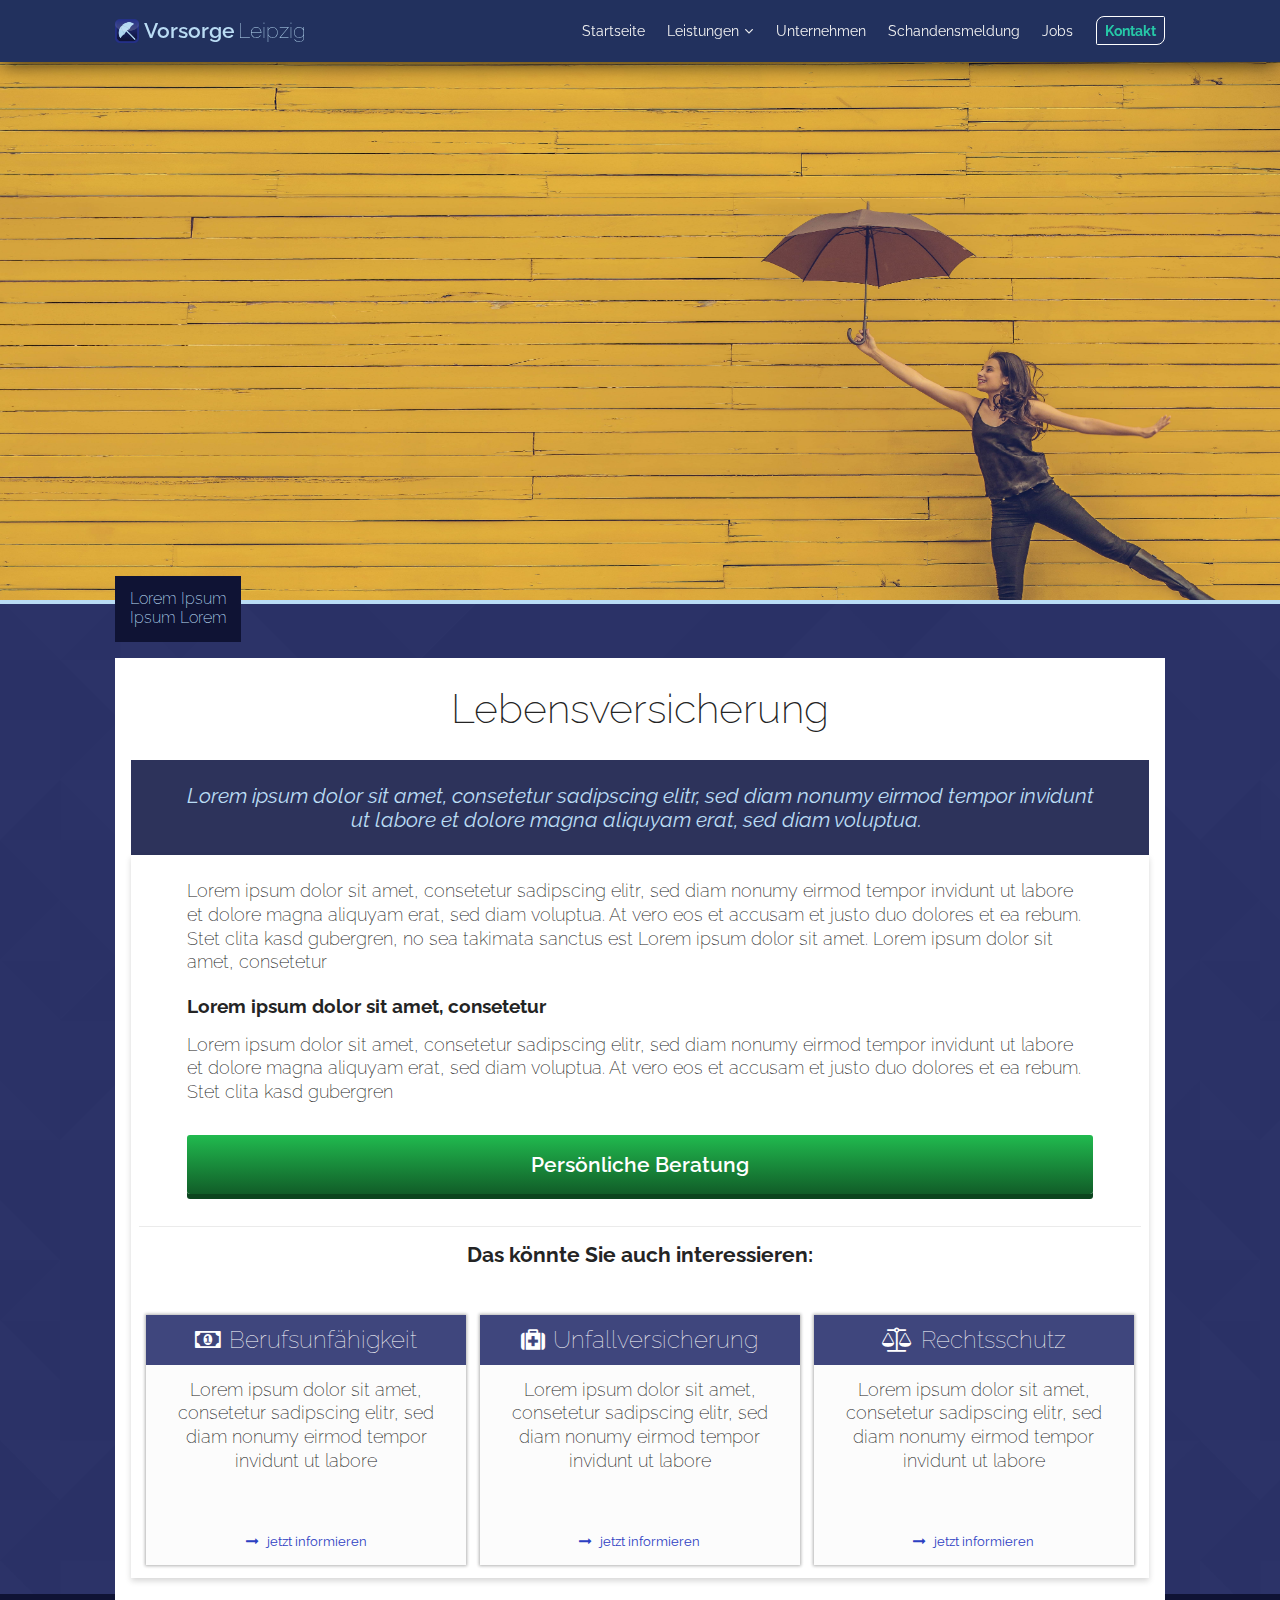
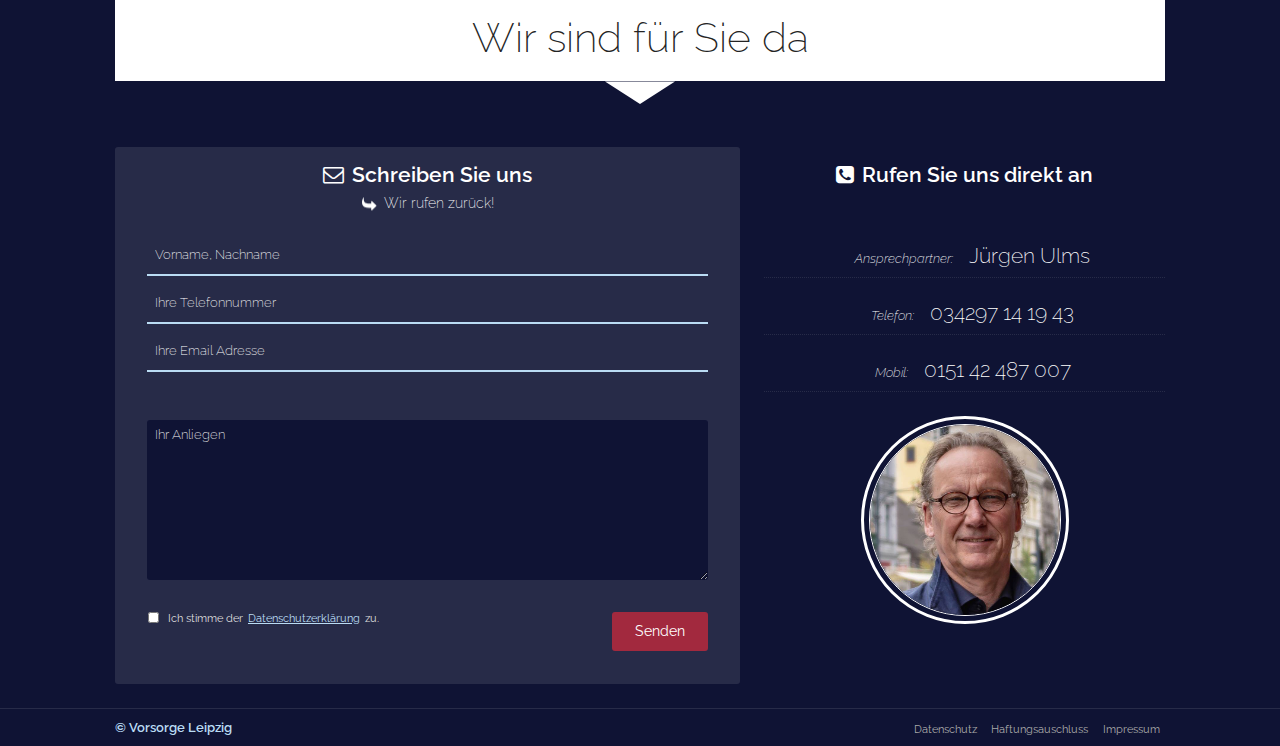
<file: lebensversicherung.html>
<!DOCTYPE HTML>
<html lang="de">
	<head>
		<meta charset="UTF-8">
        <meta name="viewport" content="width=device-width, initial-scale=1.0">
        <meta http-equiv="X-UA-Compatible" content="ie=edge">
		<title>Lebensversicherung | Vorsorge Leipzig</title>
        <link rel="stylesheet" type="text/css" href="css/normalize.css">
        <link rel="stylesheet" type="text/css" href="css/style.css">
        <link href="https://maxcdn.bootstrapcdn.com/font-awesome/4.7.0/css/font-awesome.min.css" rel="stylesheet"/>
        <script src="https://code.jquery.com/jquery-3.3.1.min.js" integrity="sha256-FgpCb/KJQlLNfOu91ta32o/NMZxltwRo8QtmkMRdAu8=" crossorigin="anonymous"></script>
        <script src="js/main.js"></script>
    </head>
	<body>
        <section id="sub-intro">
            <header>
                <div class="main-wrapper">
                        <div class="nav-wrapper">
                            <a href="index.html" id="logo"><img src="img/logo.png" alt="Vorsorge Leipzig"><span id="fat-logo">Vorsorge</span> Leipzig</a>
                            <a href="javascript:void(0);" class="icon" onclick="myFunction()"><i class="fa fa-bars" aria-hidden="true"></i><br></a>
                        </div>
                        <nav class="topnav" id="topnav">
                        <hr>
                            <a href="index.html" class="active topnav-links">Startseite</a>
                                <div class="dropdown">
                                    <button class="dropbtn" onclick="location.href='#unsere-leistungen'">
                                    <a id="leistungen-icon" >Leistungen</a>
                                    </button>
                                    <div class="dropdown-content">
                                    <hr id="dropdown-shadow">
                                        <a href="unfallversicherung.html"><i class="fa fa-medkit" aria-hidden="true"></i>Unfallversicherung</a>
                                        <a href="senioren-spezial.html"><i class="fa fa-star" aria-hidden="true"></i>Senioren Spezial</a>
                                        <a href="haftpflichtversicherung.html"><i class="fa fa-gavel" aria-hidden="true"></i>Haftpflichtversicherung</a>
                                        <a href="tierversicherung.html"><i class="fa fa-paw" aria-hidden="true"></i>Tierversicherung</a>
                                        <a href="tierhalterhaftpflichtversicherung.html"><i class="fa fa-male" aria-hidden="true"></i>Tierhalterhaftpflicht</a>
                                        <a href="hausratversicherung.html"><i class="fa fa-home" aria-hidden="true"></i>Hausratversicherung</a>
                                        <a href="glasversicherung.html"><i class="fa fa-glass" aria-hidden="true"></i>Glasversicherung</a>
                                        <a href="gebaeudeversicherung.html"><i class="fa fa-building" aria-hidden="true"></i>Gebäudeversicherung</a>
                                        <a href="lebensversicherung.html"><i class="fa fa-shield" aria-hidden="true"></i>Lebensversicherung</a>
                                        <a href="rentenversicherung.html"><i class="fa fa-eur" aria-hidden="true"></i>Rentenversicherung</a>
                                        <a href="berufsunfaehigkeit.html"><i class="fa fa-money" aria-hidden="true"></i>Berufsunfähigkeit</a>
                                        <a href="bestattungsvorsorge.html"><i class="fa fa-check-square" aria-hidden="true"></i>Bestattungsvorsorge</a>
                                        <a href="rechtsschutzversicherung.html"><i class="fa fa-balance-scale" aria-hidden="true"></i>Rechtsschutz</a>
                                        <a href="kfz-versicherung.html"><i class="fa fa-car" aria-hidden="true"></i>KFZ-Versicherung</a>
                                    </div>
                                </div>
                            <a href="#" class="topnav-links">Unternehmen</a>
                            <a href="#" class="topnav-links">Schandensmeldung</a>
                            <a href="#" class="topnav-links">Jobs</a>
                            <a href="#kontakt" class="topnav-links" id="nav-cta"><span id="cta-border">Kontakt</span></a>
                        </nav>
                    </div>
            </header>
            <div class="sub-hero leben"></div>
        </section><!--/intro-->
        <div id="sub-bg">
        <div id="sub-text-wrapper">
            <div id="sub-text">
                <p>Lorem Ipsum <br> Ipsum Lorem</p>
            </div>
        </div>
        <section id="sub-main-content">
               <div id="offer-header">
                <h4>Lebensversicherung</h4>
                <div id="sub-line"></div>
                <div id="sub-info">
                    <i>Lorem ipsum dolor sit amet, consetetur sadipscing elitr, sed diam nonumy eirmod tempor invidunt ut labore et dolore magna aliquyam erat, sed diam voluptua.</i>
                </div>
              </div>
              <div id="sub-main-text">
                 <div id="sub-main-text-inner">
                 <div class="text-wrapper">
                      <p>Lorem ipsum dolor sit amet, consetetur sadipscing elitr, sed diam nonumy eirmod tempor invidunt ut labore et dolore magna aliquyam erat, sed diam voluptua. At vero eos et accusam et justo duo dolores et ea rebum. Stet clita kasd gubergren, no sea takimata sanctus est Lorem ipsum dolor sit amet. Lorem ipsum dolor sit amet, consetetur </p> 
                      
                      <strong>Lorem ipsum dolor sit amet, consetetur</strong>
                      
                      <p>Lorem ipsum dolor sit amet, consetetur sadipscing elitr, sed diam nonumy eirmod tempor invidunt ut labore et dolore magna aliquyam erat, sed diam voluptua. At vero eos et accusam et justo duo dolores et ea rebum. Stet clita kasd gubergren</p>
                      <a href="#kontakt" id="sub-cta">Persönliche Beratung</a>
                  </div>
                  <hr id="sub-hr">
                  <div id="recommand">
                      <b>Das könnte Sie auch interessieren:</b>
                      <div id="recommand-wrapper">
                      <div class="sub-box">
                          <h5><i class="fa fa-money" aria-hidden="true"></i>Berufsunfähigkeit</h5>
                          <p>Lorem ipsum dolor sit amet, consetetur sadipscing elitr, sed diam nonumy eirmod tempor invidunt ut labore</p>
                          <a href="#"><i class="fa fa-long-arrow-right" aria-hidden="true"></i>jetzt informieren</a>
                      </div>
                      <div class="sub-box main-sub-box">
                          <h5><i class="fa fa-medkit" aria-hidden="true"></i>Unfallversicherung</h5>
                          <p>Lorem ipsum dolor sit amet, consetetur sadipscing elitr, sed diam nonumy eirmod tempor invidunt ut labore</p>
                          <a href="#"><i class="fa fa-long-arrow-right" aria-hidden="true"></i>jetzt informieren</a>
                      </div>
                      <div class="sub-box">
                          <h5><i class="fa fa-balance-scale" aria-hidden="true"></i>Rechtsschutz</h5>
                          <p>Lorem ipsum dolor sit amet, consetetur sadipscing elitr, sed diam nonumy eirmod tempor invidunt ut labore</p>
                          <a href="#"><i class="fa fa-long-arrow-right" aria-hidden="true"></i>jetzt informieren</a>
                      </div>
                     </div>
                  </div>
                 </div>
              </div>
        </section>
        </div>
        <footer id="kontakt">
            <h4>Wir sind für Sie da</h4>
            <div id="arrow"></div>
            <div class="wrapper">
                <div id="contact-form">
                    <h5><i class="fa fa-envelope-o" aria-hidden="true"></i>Schreiben Sie uns</h5>
                    <h6><i class="fa fa-share" aria-hidden="true"></i>Wir rufen zurück!</h6>
                    <form action="php/send.php" method="POST" id="call-back-form">

                        <div class="form-field">
                            <input type="text" name="name" placeholder="Vorname, Nachname" id="full-name" class="form-input">
                            <label for="name" class="hidden-label">Vorname, Nachname <span id="name-error" class="error-msg"></span></label>
                        </div>

                        <div class="form-field">
                            <input type="text" name="tele" placeholder="Ihre Telefonnummer" id="tel-number" class="form-input">
                            <label for="tele" class="hidden-label">Telefonnummer <span id="tel-error" class="error-msg"></span></label>
                        </div>

                        <div class="form-field">
                            <input type="text" name="email" placeholder="Ihre Email Adresse" id="e-mail" class="form-input">
                            <label for="email" class="hidden-label">Email Adresse <span id="email-error" class="error-msg"></span></label>
                        </div>

                        <div class="form-field">
                            <span id="msg-error" class="error-msg"></span>
                            <textarea name="msg" placeholder="Ihr Anliegen" id="msg" class="error-msg"></textarea>
                        </div>

                        <div id="confirm-wrapper">
                            <input name="confirm" type="checkbox" class="checkbox" id="confirm-checkbox-no" value="checked">
                            <label for="confirm" class="checkbox" id="confirm-label">Ich bin ein Spambot</label><br>
                        </div>

                        <div id="honeypot">
                            <input type="url" name="website" id="website-input" placeholder="Ihre Webseite">
                            <label for="website" class="hidden-label">Webseite</label>
                        </div>

                        <div id="confirm-container"></div><br>

                        <div class="form-footer">
                            <div class="checkbox-wrapper">
                                <input type="checkbox" name="dsgvo" class="checkbox" id="dsgvo-check">
                                <label for="dsgvo" class="checkbox">Ich stimme der <a href="datenschutz.html">Datenschutzerklärung</a> zu.</label><br>
                                <span id="dsgvo-error" class="error-msg"></span>
                                <button class="call-back-btn" type="submit" id="submit-btn"></button>
                            </div>
                        </div>
                        
                    </form>
                </div>
                <small><span>oder</span></small>
                <div id="phone-contact">
                    <h5><i class="fa fa-phone-square" aria-hidden="true"></i>Rufen Sie uns direkt an</h5>
                    <p><span class="italic">Ansprechpartner:</span>Jürgen Ulms</p>
                    <p><span class="italic">Telefon:</span>034297 14 19 43</p>
                    <p><span class="italic">Mobil:</span>0151 42 487 007</p>
                    <div id="img-container">
                        <img src="img/juergen-ulms.jpg" alt="Juergen Ulms">
                    </div>
                </div>
            </div>
                <nav class="wrapper" id="footer-nav">
                    <p>© Vorsorge Leipzig</p>
                    <div id="footer-nav-links">
                        <a href="datenschutz.html">Datenschutz</a>
                        <a href="haftungsauschluss.html">Haftungsauschluss</a>
                        <a href="impressum.html">Impressum</a>
                    </div>
                </nav>
        </footer>

        <div id="back-to-top"><img src="img/svg/totop-icon.svg" alt="zurück zum Seitenanfang"></div>

        <!--Form Validation-->
        <script>
            $('#confirm-wrapper').hide();
                
                $(document).ready(function() {
    
                        
    
    
                        $('#submit-btn').on('click touch', function(event){
                            event.preventDefault();
                                resetErrors();
                                    $('#submit-btn').prop('disabled', true);
    
    
                            //Form Data/Values
                            var data = $('#call-back-form').serialize();
    
                            //Honeypot
                            if ($('#website-input').val() != '' || $('#website-input').attr('value')) {
                                var checkbox = $('<input type="checkbox" class="checkbox" name="confirm-human" id="confirm-human">');
                                var checkboxLabel = $('<label for="confirm-human" id="confirm-label">Bitte bestätigen Sie, dass Sie kein Spambot sind.</label>');
    
                                while ($('#confirm-container').children().length === 0) {
                                    $('#confirm-container').append(checkbox);
                                    $('#confirm-container').append(checkboxLabel);
                                }
                                
                            }
    
    
                            //Submit Animation
                            $('#submit-btn').addClass('call-back-btn-loading');
    
                            $.ajax({
                                dataType: "json",
                                type: 'post',
                                url: 'php/send.php',
                                data: data,
                                success: function(response) {
                                    if (response === 'success') {
    
                                        $('#submit-btn').removeClass('call-back-btn-loading');
                                        $('#submit-btn').addClass('call-back-btn-finish');
                                            setTimeout(function(){
                                                $('form :input').val('');
                                                $('#dsgvo-check').prop('checked',false);
                                                $('#submit-btn').removeClass('call-back-btn-finish');
                                                $('#submit-btn').prop('disabled', false);
                                            }, 1000);
                                        
                                        return false;
    
                                    } else {
    
                                        $('#submit-btn').removeClass('call-back-btn-loading');
                                        $('#submit-btn').prop('disabled', false);
                                        
                                        if(response['name']) {
                                            $('#name-error').text(response['name']);
                                            $('#name-error').parent().removeClass("hidden-label");
                                        }
    
                                        if (response['tele']) {
                                            $('#tel-error').text(response['tele']);
                                            $('#tel-error').parent().removeClass("hidden-label");
                                        }
    
                                        if (response['email']) {
                                            $('#email-error').text(response['email']);
                                            $('#email-error').parent().removeClass("hidden-label");
                                        }
    
                                        if (response['msg']) {
                                            $('#msg-error').text(response['msg']);
                                        }
    
                                        if (response['dsgvo']) {
                                            $('#dsgvo-error').text(response['dsgvo']);
                                        }
                                    }
                                },
                                error: function() {
                                    console.log('connection failed')
                                }
                            });
    
    
                        });
    
                        function resetErrors() {
                            $('#name-error').text('');
                            $('#tel-error').text('');
                            $('#email-error').text('');
                            $('#msg-error').text('');
                            $('#dsgvo-error').text('');
                        }
    
    
    
                });
            
            </script>

        <script>
            function myFunction() {
                var x = document.getElementById("topnav");
                if (x.className === "topnav") {
                    x.className += " responsive";
                } else {
                    x.className = "topnav";
                }
            } 
        </script>
	</body>
</html>
</file>
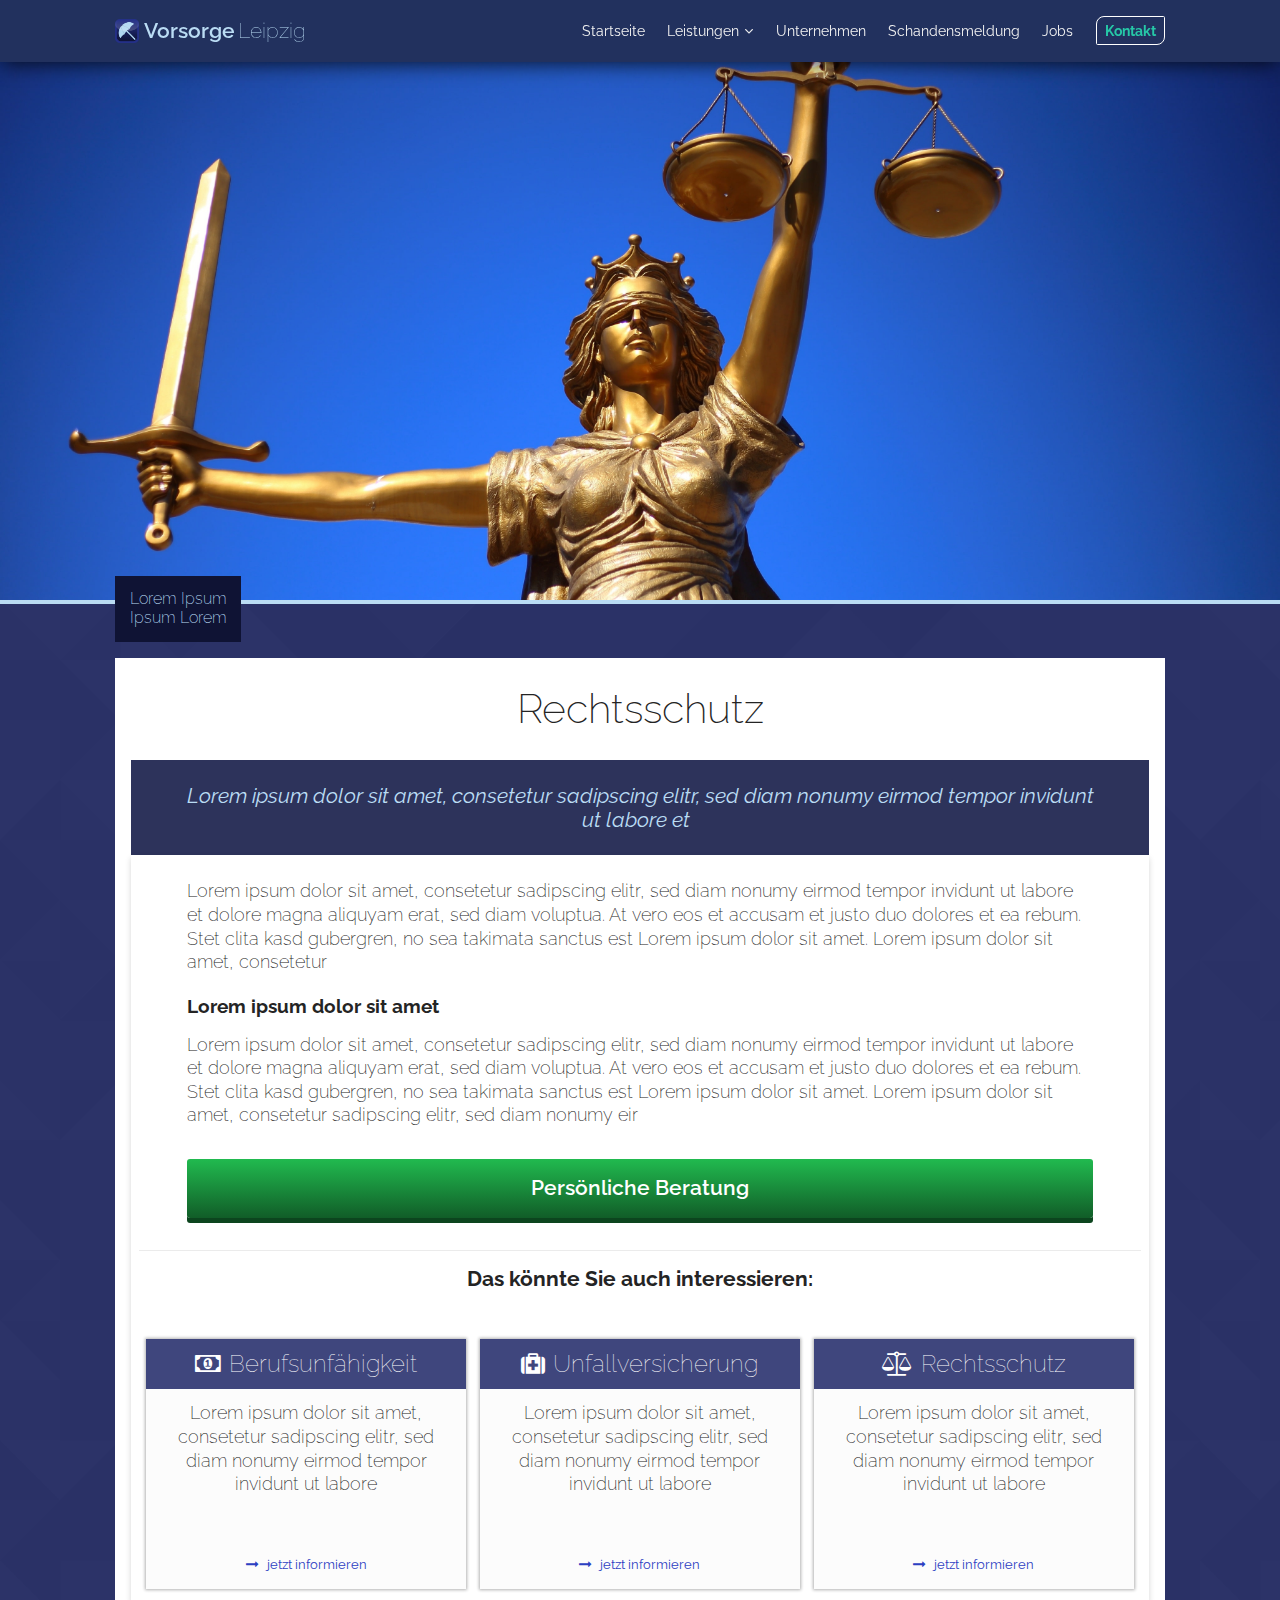
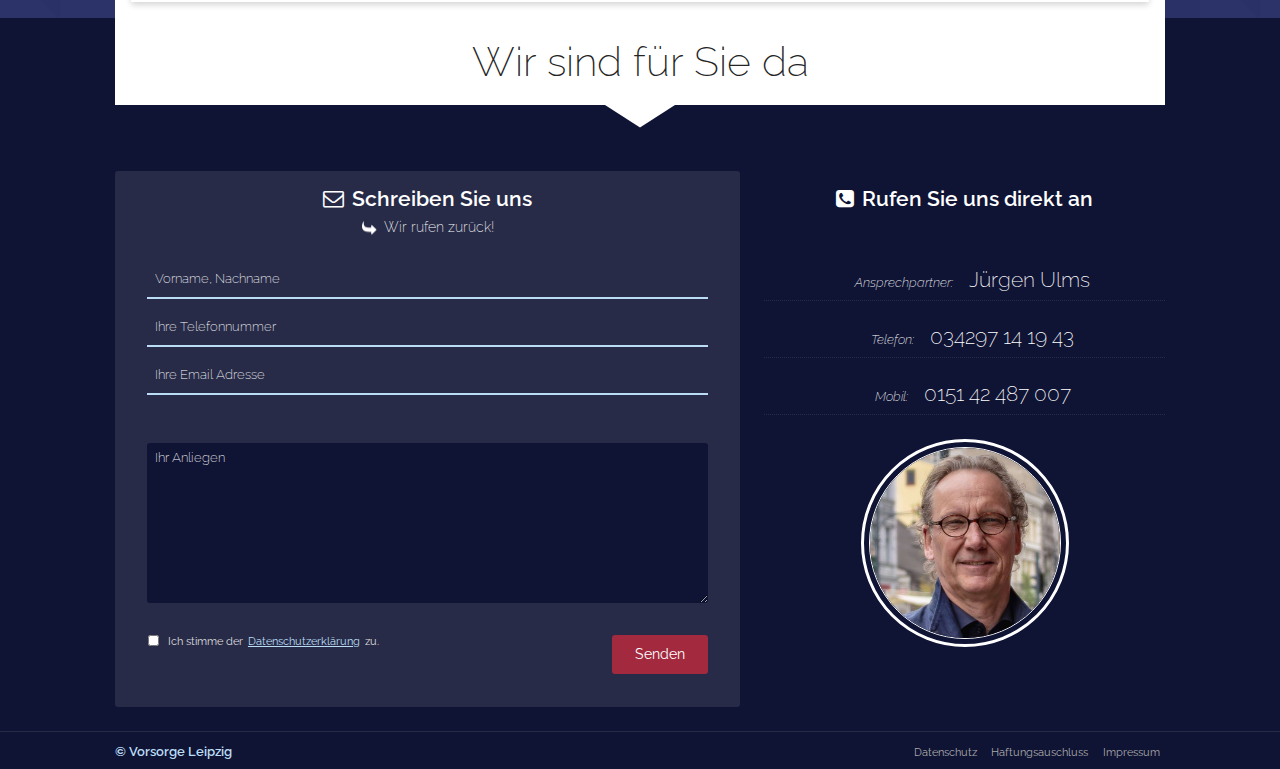
<file: rechtsschutzversicherung.html>
<!DOCTYPE HTML>
<html lang="de">
	<head>
		<meta charset="UTF-8">
        <meta name="viewport" content="width=device-width, initial-scale=1.0">
        <meta http-equiv="X-UA-Compatible" content="ie=edge">
		<title>Rechtsschutz | Vorsorge Leipzig</title>
        <link rel="stylesheet" type="text/css" href="css/normalize.css">
        <link rel="stylesheet" type="text/css" href="css/style.css">
        <link href="https://maxcdn.bootstrapcdn.com/font-awesome/4.7.0/css/font-awesome.min.css" rel="stylesheet"/>
        <script src="https://code.jquery.com/jquery-3.3.1.min.js" integrity="sha256-FgpCb/KJQlLNfOu91ta32o/NMZxltwRo8QtmkMRdAu8=" crossorigin="anonymous"></script>
        <script src="js/main.js"></script>
    </head>
	<body>
        <section id="sub-intro">
            <header>
                <div class="main-wrapper">
                        <div class="nav-wrapper">
                            <a href="index.html" id="logo"><img src="img/logo.png" alt="Vorsorge Leipzig"><span id="fat-logo">Vorsorge</span> Leipzig</a>
                            <a href="javascript:void(0);" class="icon" onclick="myFunction()"><i class="fa fa-bars" aria-hidden="true"></i><br></a>
                        </div>
                        <nav class="topnav" id="topnav">
                        <hr>
                            <a href="index.html" class="active topnav-links">Startseite</a>
                                <div class="dropdown">
                                    <button class="dropbtn" onclick="location.href='#unsere-leistungen'">
                                    <a id="leistungen-icon" >Leistungen</a>
                                    </button>
                                    <div class="dropdown-content">
                                    <hr id="dropdown-shadow">
                                        <a href="unfallversicherung.html"><i class="fa fa-medkit" aria-hidden="true"></i>Unfallversicherung</a>
                                        <a href="senioren-spezial.html"><i class="fa fa-star" aria-hidden="true"></i>Senioren Spezial</a>
                                        <a href="haftpflichtversicherung.html"><i class="fa fa-gavel" aria-hidden="true"></i>Haftpflichtversicherung</a>
                                        <a href="tierversicherung.html"><i class="fa fa-paw" aria-hidden="true"></i>Tierversicherung</a>
                                        <a href="tierhalterhaftpflichtversicherung.html"><i class="fa fa-male" aria-hidden="true"></i>Tierhalterhaftpflicht</a>
                                        <a href="hausratversicherung.html"><i class="fa fa-home" aria-hidden="true"></i>Hausratversicherung</a>
                                        <a href="glasversicherung.html"><i class="fa fa-glass" aria-hidden="true"></i>Glasversicherung</a>
                                        <a href="gebaeudeversicherung.html"><i class="fa fa-building" aria-hidden="true"></i>Gebäudeversicherung</a>
                                        <a href="lebensversicherung.html"><i class="fa fa-shield" aria-hidden="true"></i>Lebensversicherung</a>
                                        <a href="rentenversicherung.html"><i class="fa fa-eur" aria-hidden="true"></i>Rentenversicherung</a>
                                        <a href="berufsunfaehigkeit.html"><i class="fa fa-money" aria-hidden="true"></i>Berufsunfähigkeit</a>
                                        <a href="bestattungsvorsorge.html"><i class="fa fa-check-square" aria-hidden="true"></i>Bestattungsvorsorge</a>
                                        <a href="rechtsschutzversicherung.html"><i class="fa fa-balance-scale" aria-hidden="true"></i>Rechtsschutz</a>
                                        <a href="kfz-versicherung.html"><i class="fa fa-car" aria-hidden="true"></i>KFZ-Versicherung</a>
                                    </div>
                                </div>
                            <a href="#" class="topnav-links">Unternehmen</a>
                            <a href="#" class="topnav-links">Schandensmeldung</a>
                            <a href="#" class="topnav-links">Jobs</a>
                            <a href="#kontakt" class="topnav-links" id="nav-cta"><span id="cta-border">Kontakt</span></a>
                        </nav>
                    </div>
            </header>
            <div class="sub-hero recht"></div>
        </section><!--/intro-->
        <div id="sub-bg">
        <div id="sub-text-wrapper">
            <div id="sub-text">
                <p>Lorem Ipsum <br> Ipsum Lorem</p>
            </div>
        </div>
        <section id="sub-main-content">
               <div id="offer-header">
                <h4>Rechtsschutz</h4>
                <div id="sub-line"></div>
                <div id="sub-info">
                    <i>Lorem ipsum dolor sit amet, consetetur sadipscing elitr, sed diam nonumy eirmod tempor invidunt ut labore et</i>
                </div>
              </div>
              <div id="sub-main-text">
                 <div id="sub-main-text-inner">
                 <div class="text-wrapper">
                      <p>Lorem ipsum dolor sit amet, consetetur sadipscing elitr, sed diam nonumy eirmod tempor invidunt ut labore et dolore magna aliquyam erat, sed diam voluptua. At vero eos et accusam et justo duo dolores et ea rebum. Stet clita kasd gubergren, no sea takimata sanctus est Lorem ipsum dolor sit amet. Lorem ipsum dolor sit amet, consetetur </p> 
                      
                      <strong>Lorem ipsum dolor sit amet</strong>
                      
                      <p>Lorem ipsum dolor sit amet, consetetur sadipscing elitr, sed diam nonumy eirmod tempor invidunt ut labore et dolore magna aliquyam erat, sed diam voluptua. At vero eos et accusam et justo duo dolores et ea rebum. Stet clita kasd gubergren, no sea takimata sanctus est Lorem ipsum dolor sit amet. Lorem ipsum dolor sit amet, consetetur sadipscing elitr, sed diam nonumy eir</p>
                      <a href="#kontakt" id="sub-cta">Persönliche Beratung</a>
                  </div>
                  <hr id="sub-hr">
                  <div id="recommand">
                      <b>Das könnte Sie auch interessieren:</b>
                      <div id="recommand-wrapper">
                      <div class="sub-box">
                          <h5><i class="fa fa-money" aria-hidden="true"></i>Berufsunfähigkeit</h5>
                          <p>Lorem ipsum dolor sit amet, consetetur sadipscing elitr, sed diam nonumy eirmod tempor invidunt ut labore</p>
                          <a href="#"><i class="fa fa-long-arrow-right" aria-hidden="true"></i>jetzt informieren</a>
                      </div>
                      <div class="sub-box main-sub-box">
                          <h5><i class="fa fa-medkit" aria-hidden="true"></i>Unfallversicherung</h5>
                          <p>Lorem ipsum dolor sit amet, consetetur sadipscing elitr, sed diam nonumy eirmod tempor invidunt ut labore</p>
                          <a href="#"><i class="fa fa-long-arrow-right" aria-hidden="true"></i>jetzt informieren</a>
                      </div>
                      <div class="sub-box">
                          <h5><i class="fa fa-balance-scale" aria-hidden="true"></i>Rechtsschutz</h5>
                          <p>Lorem ipsum dolor sit amet, consetetur sadipscing elitr, sed diam nonumy eirmod tempor invidunt ut labore</p>
                          <a href="#"><i class="fa fa-long-arrow-right" aria-hidden="true"></i>jetzt informieren</a>
                      </div>
                     </div>
                  </div>
                 </div>
              </div>
        </section>
        </div>
        <footer id="kontakt">
            <h4>Wir sind für Sie da</h4>
            <div id="arrow"></div>
            <div class="wrapper">
                <div id="contact-form">
                    <h5><i class="fa fa-envelope-o" aria-hidden="true"></i>Schreiben Sie uns</h5>
                    <h6><i class="fa fa-share" aria-hidden="true"></i>Wir rufen zurück!</h6>
                    <form action="php/send.php" method="POST" id="call-back-form">

                        <div class="form-field">
                            <input type="text" name="name" placeholder="Vorname, Nachname" id="full-name" class="form-input">
                            <label for="name" class="hidden-label">Vorname, Nachname <span id="name-error" class="error-msg"></span></label>
                        </div>

                        <div class="form-field">
                            <input type="text" name="tele" placeholder="Ihre Telefonnummer" id="tel-number" class="form-input">
                            <label for="tele" class="hidden-label">Telefonnummer <span id="tel-error" class="error-msg"></span></label>
                        </div>

                        <div class="form-field">
                            <input type="text" name="email" placeholder="Ihre Email Adresse" id="e-mail" class="form-input">
                            <label for="email" class="hidden-label">Email Adresse <span id="email-error" class="error-msg"></span></label>
                        </div>

                        <div class="form-field">
                            <span id="msg-error" class="error-msg"></span>
                            <textarea name="msg" placeholder="Ihr Anliegen" id="msg" class="error-msg"></textarea>
                        </div>

                        <div id="confirm-wrapper">
                            <input name="confirm" type="checkbox" class="checkbox" id="confirm-checkbox-no" value="checked">
                            <label for="confirm" class="checkbox" id="confirm-label">Ich bin ein Spambot</label><br>
                        </div>

                        <div id="honeypot">
                            <input type="url" name="website" id="website-input" placeholder="Ihre Webseite">
                            <label for="website" class="hidden-label">Webseite</label>
                        </div>

                        <div id="confirm-container"></div><br>

                        <div class="form-footer">
                            <div class="checkbox-wrapper">
                                <input type="checkbox" name="dsgvo" class="checkbox" id="dsgvo-check">
                                <label for="dsgvo" class="checkbox">Ich stimme der <a href="datenschutz.html">Datenschutzerklärung</a> zu.</label><br>
                                <span id="dsgvo-error" class="error-msg"></span>
                                <button class="call-back-btn" type="submit" id="submit-btn"></button>
                            </div>
                        </div>
                        
                    </form>
                </div>
                <small><span>oder</span></small>
                <div id="phone-contact">
                    <h5><i class="fa fa-phone-square" aria-hidden="true"></i>Rufen Sie uns direkt an</h5>
                    <p><span class="italic">Ansprechpartner:</span>Jürgen Ulms</p>
                    <p><span class="italic">Telefon:</span>034297 14 19 43</p>
                    <p><span class="italic">Mobil:</span>0151 42 487 007</p>
                    <div id="img-container">
                        <img src="img/juergen-ulms.jpg" alt="Juergen Ulms">
                    </div>
                </div>
            </div>
                <nav class="wrapper" id="footer-nav">
                    <p>© Vorsorge Leipzig</p>
                    <div id="footer-nav-links">
                        <a href="datenschutz.html">Datenschutz</a>
                        <a href="haftungsauschluss.html">Haftungsauschluss</a>
                        <a href="impressum.html">Impressum</a>
                    </div>
                </nav>
        </footer>

        <div id="back-to-top"><img src="img/svg/totop-icon.svg" alt="zurück zum Seitenanfang"></div>

        <!--Form Validation-->
        <script>
            $('#confirm-wrapper').hide();
                
                $(document).ready(function() {
    
                        
    
    
                        $('#submit-btn').on('click touch', function(event){
                            event.preventDefault();
                                resetErrors();
                                    $('#submit-btn').prop('disabled', true);
    
    
                            //Form Data/Values
                            var data = $('#call-back-form').serialize();
    
                            //Honeypot
                            if ($('#website-input').val() != '' || $('#website-input').attr('value')) {
                                var checkbox = $('<input type="checkbox" class="checkbox" name="confirm-human" id="confirm-human">');
                                var checkboxLabel = $('<label for="confirm-human" id="confirm-label">Bitte bestätigen Sie, dass Sie kein Spambot sind.</label>');
    
                                while ($('#confirm-container').children().length === 0) {
                                    $('#confirm-container').append(checkbox);
                                    $('#confirm-container').append(checkboxLabel);
                                }
                                
                            }
    
    
                            //Submit Animation
                            $('#submit-btn').addClass('call-back-btn-loading');
    
                            $.ajax({
                                dataType: "json",
                                type: 'post',
                                url: 'php/send.php',
                                data: data,
                                success: function(response) {
                                    if (response === 'success') {
    
                                        $('#submit-btn').removeClass('call-back-btn-loading');
                                        $('#submit-btn').addClass('call-back-btn-finish');
                                            setTimeout(function(){
                                                $('form :input').val('');
                                                $('#dsgvo-check').prop('checked',false);
                                                $('#submit-btn').removeClass('call-back-btn-finish');
                                                $('#submit-btn').prop('disabled', false);
                                            }, 1000);
                                        
                                        return false;
    
                                    } else {
    
                                        $('#submit-btn').removeClass('call-back-btn-loading');
                                        $('#submit-btn').prop('disabled', false);
                                        
                                        if(response['name']) {
                                            $('#name-error').text(response['name']);
                                            $('#name-error').parent().removeClass("hidden-label");
                                        }
    
                                        if (response['tele']) {
                                            $('#tel-error').text(response['tele']);
                                            $('#tel-error').parent().removeClass("hidden-label");
                                        }
    
                                        if (response['email']) {
                                            $('#email-error').text(response['email']);
                                            $('#email-error').parent().removeClass("hidden-label");
                                        }
    
                                        if (response['msg']) {
                                            $('#msg-error').text(response['msg']);
                                        }
    
                                        if (response['dsgvo']) {
                                            $('#dsgvo-error').text(response['dsgvo']);
                                        }
                                    }
                                },
                                error: function() {
                                    console.log('connection failed')
                                }
                            });
    
    
                        });
    
                        function resetErrors() {
                            $('#name-error').text('');
                            $('#tel-error').text('');
                            $('#email-error').text('');
                            $('#msg-error').text('');
                            $('#dsgvo-error').text('');
                        }
    
    
    
                });
            
            </script>

        <script>
            function myFunction() {
                var x = document.getElementById("topnav");
                if (x.className === "topnav") {
                    x.className += " responsive";
                } else {
                    x.className = "topnav";
                }
            } 
        </script>
	</body>
</html>
</file>
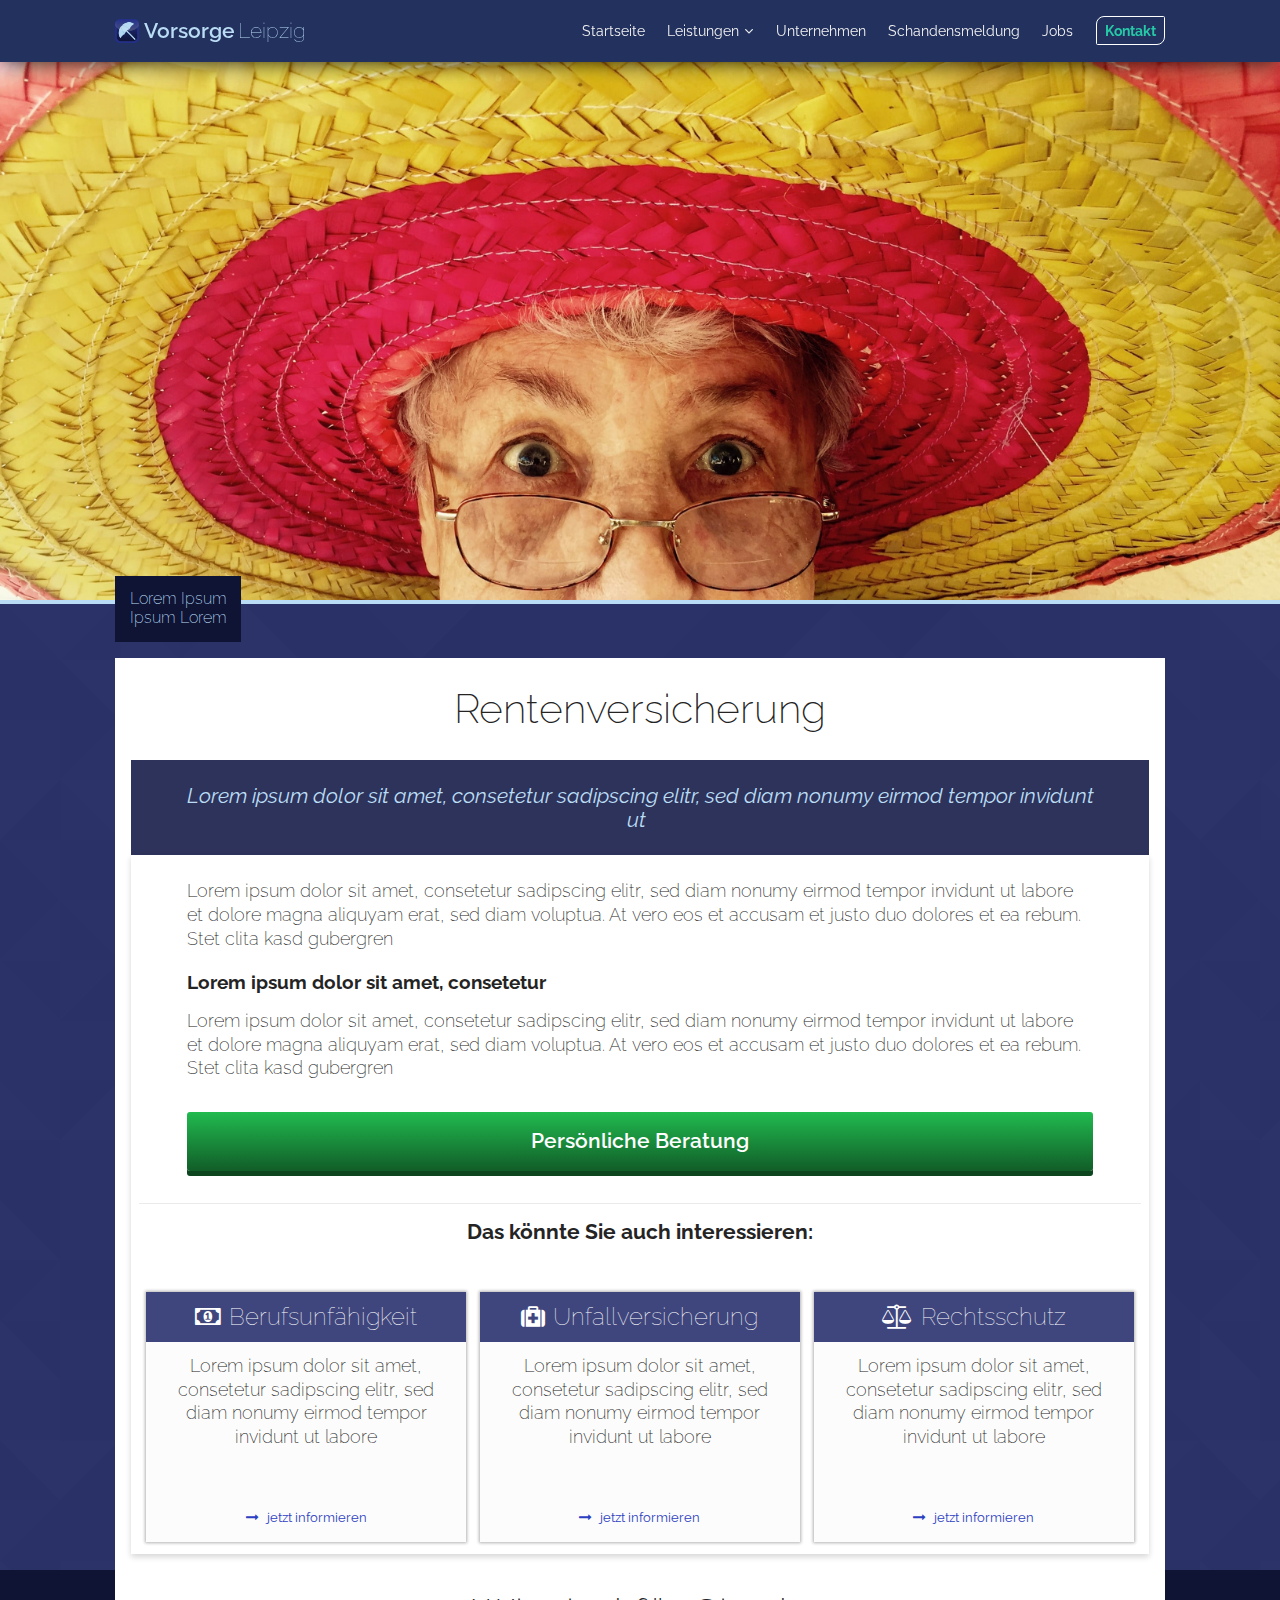
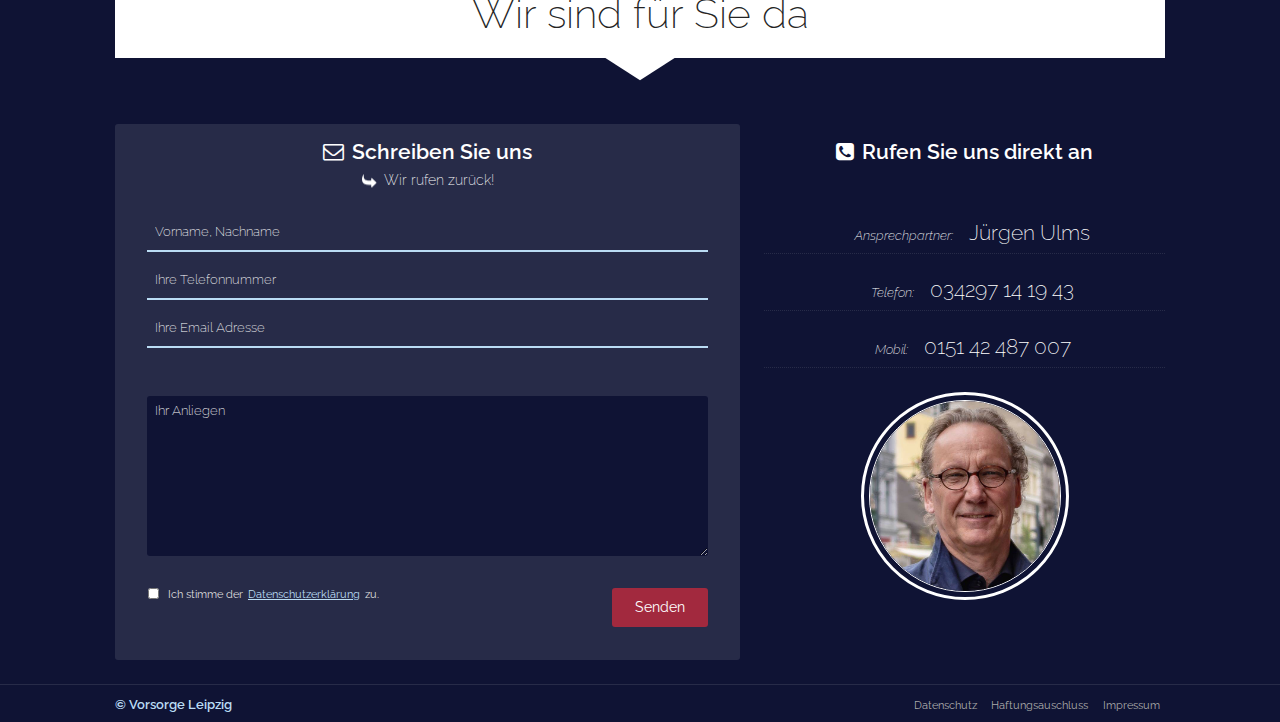
<file: rentenversicherung.html>
<!DOCTYPE HTML>
<html lang="de">
	<head>
		<meta charset="UTF-8">
        <meta name="viewport" content="width=device-width, initial-scale=1.0">
        <meta http-equiv="X-UA-Compatible" content="ie=edge">
		<title>Rentenversicherung | Vorsorge Leipzig</title>
        <link rel="stylesheet" type="text/css" href="css/normalize.css">
        <link rel="stylesheet" type="text/css" href="css/style.css">
        <link href="https://maxcdn.bootstrapcdn.com/font-awesome/4.7.0/css/font-awesome.min.css" rel="stylesheet"/>
        <script src="https://code.jquery.com/jquery-3.3.1.min.js" integrity="sha256-FgpCb/KJQlLNfOu91ta32o/NMZxltwRo8QtmkMRdAu8=" crossorigin="anonymous"></script>
        <script src="js/main.js"></script>
    </head>
	<body>
        <section id="sub-intro">
            <header>
                <div class="main-wrapper">
                        <div class="nav-wrapper">
                            <a href="index.html" id="logo"><img src="img/logo.png" alt="Vorsorge Leipzig"><span id="fat-logo">Vorsorge</span> Leipzig</a>
                            <a href="javascript:void(0);" class="icon" onclick="myFunction()"><i class="fa fa-bars" aria-hidden="true"></i><br></a>
                        </div>
                        <nav class="topnav" id="topnav">
                        <hr>
                            <a href="index.html" class="active topnav-links">Startseite</a>
                                <div class="dropdown">
                                    <button class="dropbtn" onclick="location.href='#unsere-leistungen'">
                                    <a id="leistungen-icon" >Leistungen</a>
                                    </button>
                                    <div class="dropdown-content">
                                    <hr id="dropdown-shadow">
                                        <a href="unfallversicherung.html"><i class="fa fa-medkit" aria-hidden="true"></i>Unfallversicherung</a>
                                        <a href="senioren-spezial.html"><i class="fa fa-star" aria-hidden="true"></i>Senioren Spezial</a>
                                        <a href="haftpflichtversicherung.html"><i class="fa fa-gavel" aria-hidden="true"></i>Haftpflichtversicherung</a>
                                        <a href="tierversicherung.html"><i class="fa fa-paw" aria-hidden="true"></i>Tierversicherung</a>
                                        <a href="tierhalterhaftpflichtversicherung.html"><i class="fa fa-male" aria-hidden="true"></i>Tierhalterhaftpflicht</a>
                                        <a href="hausratversicherung.html"><i class="fa fa-home" aria-hidden="true"></i>Hausratversicherung</a>
                                        <a href="glasversicherung.html"><i class="fa fa-glass" aria-hidden="true"></i>Glasversicherung</a>
                                        <a href="gebaeudeversicherung.html"><i class="fa fa-building" aria-hidden="true"></i>Gebäudeversicherung</a>
                                        <a href="lebensversicherung.html"><i class="fa fa-shield" aria-hidden="true"></i>Lebensversicherung</a>
                                        <a href="rentenversicherung.html"><i class="fa fa-eur" aria-hidden="true"></i>Rentenversicherung</a>
                                        <a href="berufsunfaehigkeit.html"><i class="fa fa-money" aria-hidden="true"></i>Berufsunfähigkeit</a>
                                        <a href="bestattungsvorsorge.html"><i class="fa fa-check-square" aria-hidden="true"></i>Bestattungsvorsorge</a>
                                        <a href="rechtsschutzversicherung.html"><i class="fa fa-balance-scale" aria-hidden="true"></i>Rechtsschutz</a>
                                        <a href="kfz-versicherung.html"><i class="fa fa-car" aria-hidden="true"></i>KFZ-Versicherung</a>
                                    </div>
                                </div>
                            <a href="#" class="topnav-links">Unternehmen</a>
                            <a href="#" class="topnav-links">Schandensmeldung</a>
                            <a href="#" class="topnav-links">Jobs</a>
                            <a href="#kontakt" class="topnav-links" id="nav-cta"><span id="cta-border">Kontakt</span></a>
                        </nav>
                    </div>
            </header>
            <div class="sub-hero rente"></div>
        </section><!--/intro-->
        <div id="sub-bg">
        <div id="sub-text-wrapper">
            <div id="sub-text">
                    <p>Lorem Ipsum <br> Ipsum Lorem</p>
            </div>
        </div>
        <section id="sub-main-content">
               <div id="offer-header">
                <h4>Rentenversicherung</h4>
                <div id="sub-line"></div>
                <div id="sub-info">
                    <i>Lorem ipsum dolor sit amet, consetetur sadipscing elitr, sed diam nonumy eirmod tempor invidunt ut</i>
                </div>
              </div>
              <div id="sub-main-text">
                 <div id="sub-main-text-inner">
                 <div class="text-wrapper">
                      <p>Lorem ipsum dolor sit amet, consetetur sadipscing elitr, sed diam nonumy eirmod tempor invidunt ut labore et dolore magna aliquyam erat, sed diam voluptua. At vero eos et accusam et justo duo dolores et ea rebum. Stet clita kasd gubergren</p> 
                      
                      <strong>Lorem ipsum dolor sit amet, consetetur</strong>
                      
                      <p>Lorem ipsum dolor sit amet, consetetur sadipscing elitr, sed diam nonumy eirmod tempor invidunt ut labore et dolore magna aliquyam erat, sed diam voluptua. At vero eos et accusam et justo duo dolores et ea rebum. Stet clita kasd gubergren</p>
                      <a href="#kontakt" id="sub-cta">Persönliche Beratung</a>
                  </div>
                  <hr id="sub-hr">
                  <div id="recommand">
                      <b>Das könnte Sie auch interessieren:</b>
                      <div id="recommand-wrapper">
                      <div class="sub-box">
                          <h5><i class="fa fa-money" aria-hidden="true"></i>Berufsunfähigkeit</h5>
                          <p>Lorem ipsum dolor sit amet, consetetur sadipscing elitr, sed diam nonumy eirmod tempor invidunt ut labore</p>
                          <a href="#"><i class="fa fa-long-arrow-right" aria-hidden="true"></i>jetzt informieren</a>
                      </div>
                      <div class="sub-box main-sub-box">
                          <h5><i class="fa fa-medkit" aria-hidden="true"></i>Unfallversicherung</h5>
                          <p>Lorem ipsum dolor sit amet, consetetur sadipscing elitr, sed diam nonumy eirmod tempor invidunt ut labore</p>
                          <a href="#"><i class="fa fa-long-arrow-right" aria-hidden="true"></i>jetzt informieren</a>
                      </div>
                      <div class="sub-box">
                          <h5><i class="fa fa-balance-scale" aria-hidden="true"></i>Rechtsschutz</h5>
                          <p>Lorem ipsum dolor sit amet, consetetur sadipscing elitr, sed diam nonumy eirmod tempor invidunt ut labore</p>
                          <a href="#"><i class="fa fa-long-arrow-right" aria-hidden="true"></i>jetzt informieren</a>
                      </div>
                     </div>
                  </div>
                 </div>
              </div>
        </section>
        </div>
        <footer id="kontakt">
            <h4>Wir sind für Sie da</h4>
            <div id="arrow"></div>
            <div class="wrapper">
                <div id="contact-form">
                    <h5><i class="fa fa-envelope-o" aria-hidden="true"></i>Schreiben Sie uns</h5>
                    <h6><i class="fa fa-share" aria-hidden="true"></i>Wir rufen zurück!</h6>
                    <form action="php/send.php" method="POST" id="call-back-form">

                        <div class="form-field">
                            <input type="text" name="name" placeholder="Vorname, Nachname" id="full-name" class="form-input">
                            <label for="name" class="hidden-label">Vorname, Nachname <span id="name-error" class="error-msg"></span></label>
                        </div>

                        <div class="form-field">
                            <input type="text" name="tele" placeholder="Ihre Telefonnummer" id="tel-number" class="form-input">
                            <label for="tele" class="hidden-label">Telefonnummer <span id="tel-error" class="error-msg"></span></label>
                        </div>

                        <div class="form-field">
                            <input type="text" name="email" placeholder="Ihre Email Adresse" id="e-mail" class="form-input">
                            <label for="email" class="hidden-label">Email Adresse <span id="email-error" class="error-msg"></span></label>
                        </div>

                        <div class="form-field">
                            <span id="msg-error" class="error-msg"></span>
                            <textarea name="msg" placeholder="Ihr Anliegen" id="msg" class="error-msg"></textarea>
                        </div>

                        <div id="confirm-wrapper">
                            <input name="confirm" type="checkbox" class="checkbox" id="confirm-checkbox-no" value="checked">
                            <label for="confirm" class="checkbox" id="confirm-label">Ich bin ein Spambot</label><br>
                        </div>

                        <div id="honeypot">
                            <input type="url" name="website" id="website-input" placeholder="Ihre Webseite">
                            <label for="website" class="hidden-label">Webseite</label>
                        </div>

                        <div id="confirm-container"></div><br>

                        <div class="form-footer">
                            <div class="checkbox-wrapper">
                                <input type="checkbox" name="dsgvo" class="checkbox" id="dsgvo-check">
                                <label for="dsgvo" class="checkbox">Ich stimme der <a href="datenschutz.html">Datenschutzerklärung</a> zu.</label><br>
                                <span id="dsgvo-error" class="error-msg"></span>
                                <button class="call-back-btn" type="submit" id="submit-btn"></button>
                            </div>
                        </div>
                        
                    </form>
                </div>
                <small><span>oder</span></small>
                <div id="phone-contact">
                    <h5><i class="fa fa-phone-square" aria-hidden="true"></i>Rufen Sie uns direkt an</h5>
                    <p><span class="italic">Ansprechpartner:</span>Jürgen Ulms</p>
                    <p><span class="italic">Telefon:</span>034297 14 19 43</p>
                    <p><span class="italic">Mobil:</span>0151 42 487 007</p>
                    <div id="img-container">
                        <img src="img/juergen-ulms.jpg" alt="Juergen Ulms">
                    </div>
                </div>
            </div>
                <nav class="wrapper" id="footer-nav">
                    <p>© Vorsorge Leipzig</p>
                    <div id="footer-nav-links">
                        <a href="datenschutz.html">Datenschutz</a>
                        <a href="haftungsauschluss.html">Haftungsauschluss</a>
                        <a href="impressum.html">Impressum</a>
                    </div>
                </nav>
        </footer>

        <div id="back-to-top"><img src="img/svg/totop-icon.svg" alt="zurück zum Seitenanfang"></div>

        <!--Form Validation-->
        <script>
            $('#confirm-wrapper').hide();
                
                $(document).ready(function() {
    
                        
    
    
                        $('#submit-btn').on('click touch', function(event){
                            event.preventDefault();
                                resetErrors();
                                    $('#submit-btn').prop('disabled', true);
    
    
                            //Form Data/Values
                            var data = $('#call-back-form').serialize();
    
                            //Honeypot
                            if ($('#website-input').val() != '' || $('#website-input').attr('value')) {
                                var checkbox = $('<input type="checkbox" class="checkbox" name="confirm-human" id="confirm-human">');
                                var checkboxLabel = $('<label for="confirm-human" id="confirm-label">Bitte bestätigen Sie, dass Sie kein Spambot sind.</label>');
    
                                while ($('#confirm-container').children().length === 0) {
                                    $('#confirm-container').append(checkbox);
                                    $('#confirm-container').append(checkboxLabel);
                                }
                                
                            }
    
    
                            //Submit Animation
                            $('#submit-btn').addClass('call-back-btn-loading');
    
                            $.ajax({
                                dataType: "json",
                                type: 'post',
                                url: 'php/send.php',
                                data: data,
                                success: function(response) {
                                    if (response === 'success') {
    
                                        $('#submit-btn').removeClass('call-back-btn-loading');
                                        $('#submit-btn').addClass('call-back-btn-finish');
                                            setTimeout(function(){
                                                $('form :input').val('');
                                                $('#dsgvo-check').prop('checked',false);
                                                $('#submit-btn').removeClass('call-back-btn-finish');
                                                $('#submit-btn').prop('disabled', false);
                                            }, 1000);
                                        
                                        return false;
    
                                    } else {
    
                                        $('#submit-btn').removeClass('call-back-btn-loading');
                                        $('#submit-btn').prop('disabled', false);
                                        
                                        if(response['name']) {
                                            $('#name-error').text(response['name']);
                                            $('#name-error').parent().removeClass("hidden-label");
                                        }
    
                                        if (response['tele']) {
                                            $('#tel-error').text(response['tele']);
                                            $('#tel-error').parent().removeClass("hidden-label");
                                        }
    
                                        if (response['email']) {
                                            $('#email-error').text(response['email']);
                                            $('#email-error').parent().removeClass("hidden-label");
                                        }
    
                                        if (response['msg']) {
                                            $('#msg-error').text(response['msg']);
                                        }
    
                                        if (response['dsgvo']) {
                                            $('#dsgvo-error').text(response['dsgvo']);
                                        }
                                    }
                                },
                                error: function() {
                                    console.log('connection failed')
                                }
                            });
    
    
                        });
    
                        function resetErrors() {
                            $('#name-error').text('');
                            $('#tel-error').text('');
                            $('#email-error').text('');
                            $('#msg-error').text('');
                            $('#dsgvo-error').text('');
                        }
    
    
    
                });
            
            </script>

        <script>
            function myFunction() {
                var x = document.getElementById("topnav");
                if (x.className === "topnav") {
                    x.className += " responsive";
                } else {
                    x.className = "topnav";
                }
            } 
        </script>
	</body>
</html>
</file>
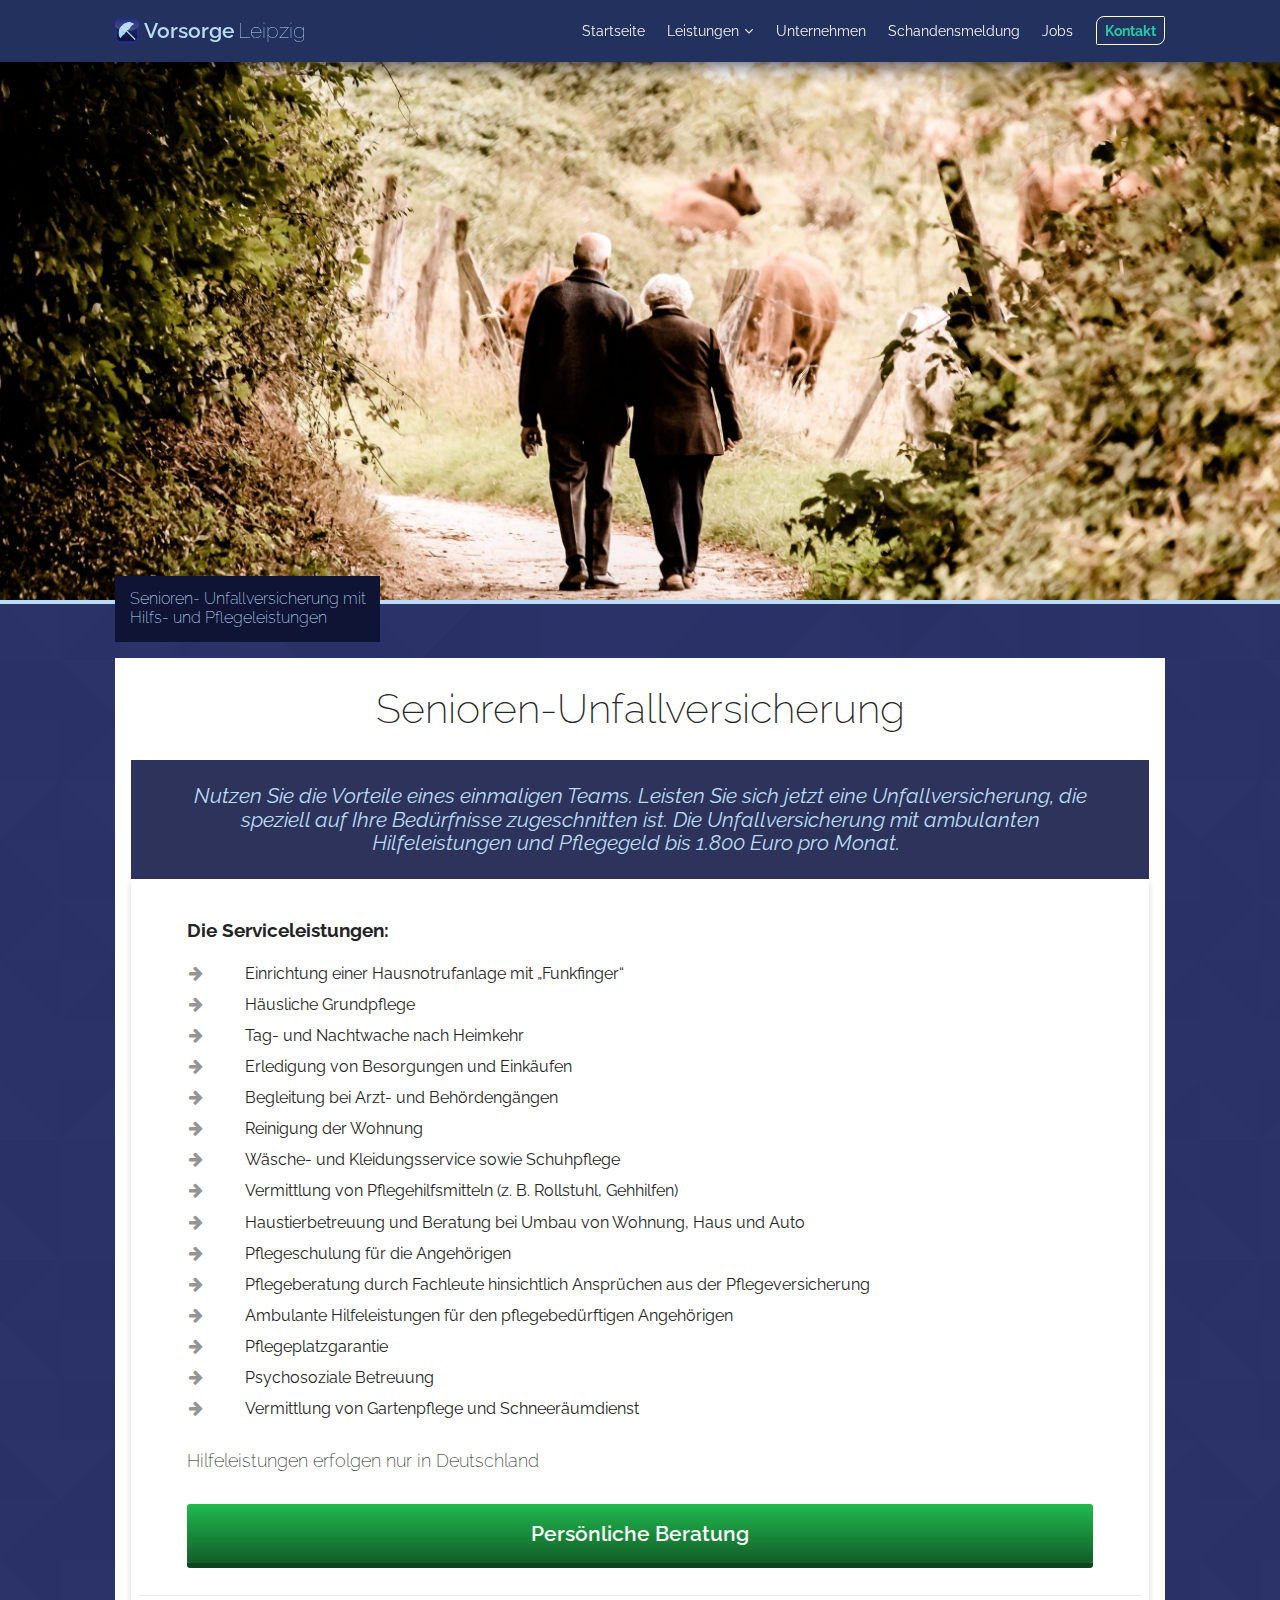
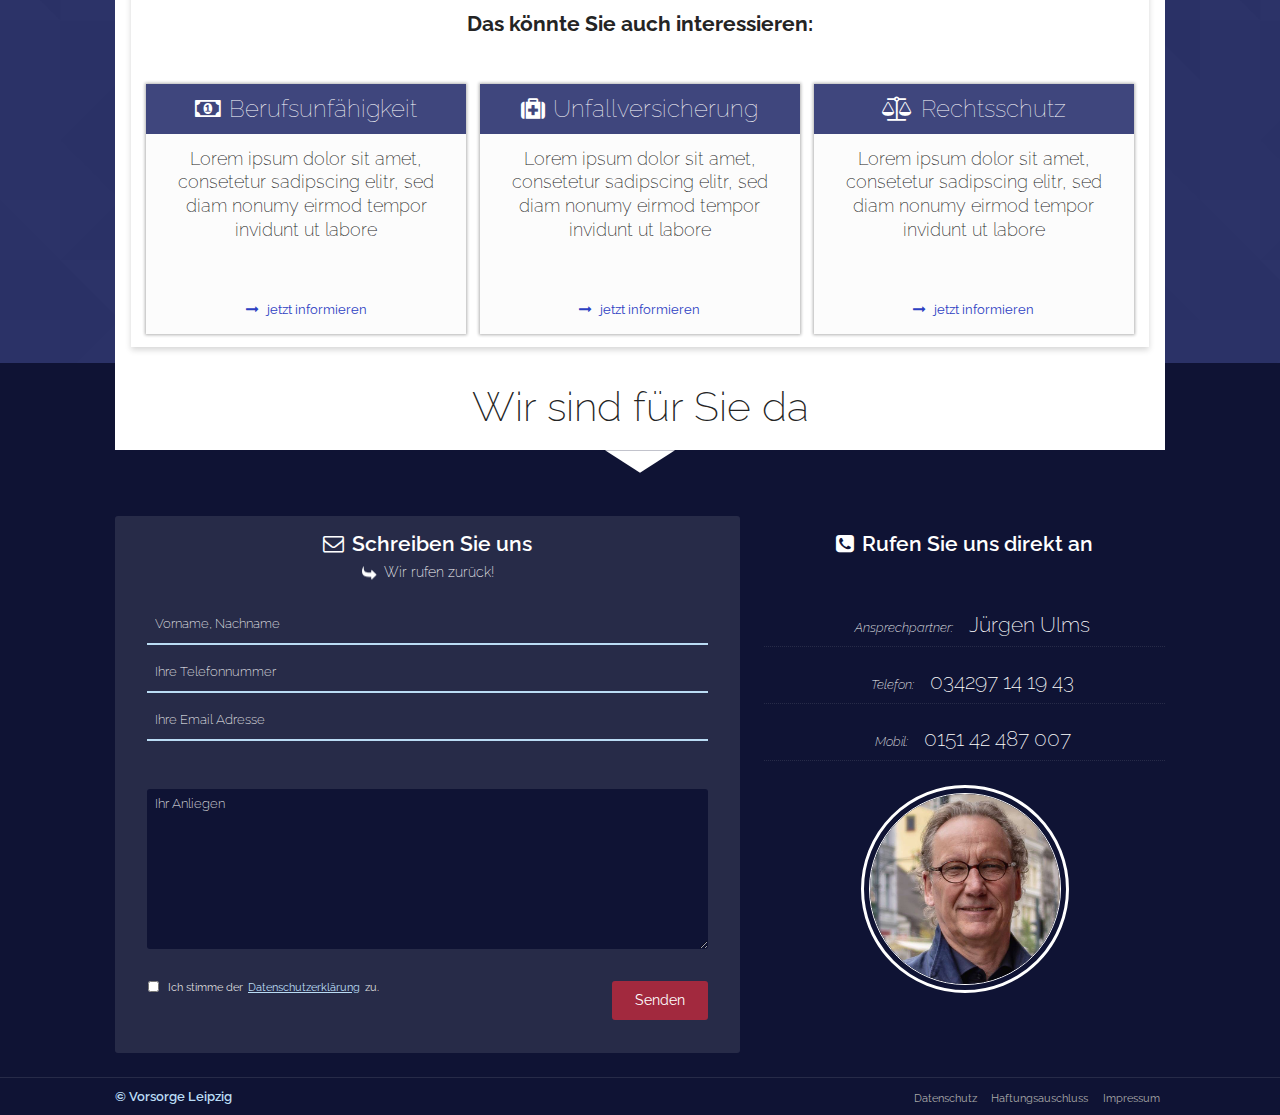
<file: senioren-spezial.html>
<!DOCTYPE HTML>
<html lang="de">
	<head>
		<meta charset="UTF-8">
        <meta name="viewport" content="width=device-width, initial-scale=1.0">
        <meta http-equiv="X-UA-Compatible" content="ie=edge">
		<title>Unfallversicherung für Senioren | Vorsorge Leipzig</title>
        <link rel="stylesheet" type="text/css" href="css/normalize.css">
        <link rel="stylesheet" type="text/css" href="css/style.css">
        <link href="https://maxcdn.bootstrapcdn.com/font-awesome/4.7.0/css/font-awesome.min.css" rel="stylesheet"/>
        <script src="https://code.jquery.com/jquery-3.3.1.min.js" integrity="sha256-FgpCb/KJQlLNfOu91ta32o/NMZxltwRo8QtmkMRdAu8=" crossorigin="anonymous"></script>
        <script src="js/main.js"></script>
    </head>
	<body>
        <section id="sub-intro">
            <header>
                <div class="main-wrapper">
                        <div class="nav-wrapper">
                            <a href="index.html" id="logo"><img src="img/logo.png" alt="Vorsorge Leipzig"><span id="fat-logo">Vorsorge</span> Leipzig</a>
                            <a href="javascript:void(0);" class="icon" onclick="myFunction()"><i class="fa fa-bars" aria-hidden="true"></i><br></a>
                        </div>
                        <nav class="topnav" id="topnav">
                        <hr>
                            <a href="index.html" class="active topnav-links">Startseite</a>
                                <div class="dropdown">
                                    <button class="dropbtn" onclick="location.href='#unsere-leistungen'">
                                    <a id="leistungen-icon" >Leistungen</a>
                                    </button>
                                    <div class="dropdown-content">
                                    <hr id="dropdown-shadow">
                                        <a href="unfallversicherung.html"><i class="fa fa-medkit" aria-hidden="true"></i>Unfallversicherung</a>
                                        <a href="senioren-spezial.html"><i class="fa fa-star" aria-hidden="true"></i>Senioren Spezial</a>
                                        <a href="haftpflichtversicherung.html"><i class="fa fa-gavel" aria-hidden="true"></i>Haftpflichtversicherung</a>
                                        <a href="tierversicherung.html"><i class="fa fa-paw" aria-hidden="true"></i>Tierversicherung</a>
                                        <a href="tierhalterhaftpflichtversicherung.html"><i class="fa fa-male" aria-hidden="true"></i>Tierhalterhaftpflicht</a>
                                        <a href="hausratversicherung.html"><i class="fa fa-home" aria-hidden="true"></i>Hausratversicherung</a>
                                        <a href="glasversicherung.html"><i class="fa fa-glass" aria-hidden="true"></i>Glasversicherung</a>
                                        <a href="gebaeudeversicherung.html"><i class="fa fa-building" aria-hidden="true"></i>Gebäudeversicherung</a>
                                        <a href="lebensversicherung.html"><i class="fa fa-shield" aria-hidden="true"></i>Lebensversicherung</a>
                                        <a href="rentenversicherung.html"><i class="fa fa-eur" aria-hidden="true"></i>Rentenversicherung</a>
                                        <a href="berufsunfaehigkeit.html"><i class="fa fa-money" aria-hidden="true"></i>Berufsunfähigkeit</a>
                                        <a href="bestattungsvorsorge.html"><i class="fa fa-check-square" aria-hidden="true"></i>Bestattungsvorsorge</a>
                                        <a href="rechtsschutzversicherung.html"><i class="fa fa-balance-scale" aria-hidden="true"></i>Rechtsschutz</a>
                                        <a href="kfz-versicherung.html"><i class="fa fa-car" aria-hidden="true"></i>KFZ-Versicherung</a>
                                    </div>
                                </div>
                            <a href="#" class="topnav-links">Unternehmen</a>
                            <a href="#" class="topnav-links">Schandensmeldung</a>
                            <a href="#" class="topnav-links">Jobs</a>
                            <a href="#kontakt" class="topnav-links" id="nav-cta"><span id="cta-border">Kontakt</span></a>
                        </nav>
                    </div>
            </header>
            <div class="sub-hero senior"></div>
        </section><!--/intro-->
        <div id="sub-bg">
        <div id="sub-text-wrapper">
            <div id="sub-text">
                <p>Senioren- Unfallversicherung mit <br> Hilfs- und Pflegeleistungen</p>
            </div>
        </div>
        <section id="sub-main-content">
               <div id="offer-header">
                <h4>Senioren-Unfallversicherung </h4>
                <div id="sub-line"></div>
                <div id="sub-info">
                    <i>Nutzen Sie die Vorteile eines einmaligen Teams. Leisten Sie sich jetzt eine Unfallversicherung, die speziell auf Ihre Bedürfnisse zugeschnitten ist. Die Unfallversicherung mit ambulanten Hilfeleistungen und Pflegegeld bis 1.800 Euro pro Monat.</i>
                </div>
              </div>
              <div id="sub-main-text">
                 <div id="sub-main-text-inner">
                 <div class="text-wrapper">
                     
                      <strong>Die Serviceleistungen:</strong>
                      
                      <table>
                          <tr>
                              <td><i class="fa fa-arrow-right" aria-hidden="true"></i></td>
                              <td>Einrichtung einer Hausnotrufanlage mit „Funkfinger“</td>
                          </tr>
                          <tr>
                              <td><i class="fa fa-arrow-right" aria-hidden="true"></i></td>
                              <td>Häusliche Grundpflege</td>
                          </tr>
                          <tr>
                              <td><i class="fa fa-arrow-right" aria-hidden="true"></i></td>
                              <td>Tag- und Nachtwache nach Heimkehr</td>
                          </tr>
                          <tr>
                              <td><i class="fa fa-arrow-right" aria-hidden="true"></i></td>
                              <td>Erledigung von Besorgungen und Einkäufen</td>
                          </tr>
                          <tr>
                              <td><i class="fa fa-arrow-right" aria-hidden="true"></i></td>
                              <td>Begleitung bei Arzt- und Behördengängen</td>
                          </tr>
                          <tr>
                              <td><i class="fa fa-arrow-right" aria-hidden="true"></i></td>
                              <td>Reinigung der Wohnung</td>
                          </tr>
                          <tr>
                              <td><i class="fa fa-arrow-right" aria-hidden="true"></i></td>
                              <td>Wäsche- und Kleidungsservice sowie Schuhpflege</td>
                          </tr>
                          <tr>
                              <td><i class="fa fa-arrow-right" aria-hidden="true"></i></td>
                              <td>Vermittlung von Pflegehilfsmitteln (z. B. Rollstuhl, Gehhilfen)</td>
                          </tr>
                          <tr>
                              <td><i class="fa fa-arrow-right" aria-hidden="true"></i></td>
                              <td>Haustierbetreuung und Beratung bei Umbau von Wohnung, Haus und Auto</td>
                          </tr>
                          <tr>
                              <td><i class="fa fa-arrow-right" aria-hidden="true"></i></td>
                              <td>Pflegeschulung für die Angehörigen</td>
                          </tr>
                          <tr>
                              <td><i class="fa fa-arrow-right" aria-hidden="true"></i></td>
                              <td>Pflegeberatung durch Fachleute hinsichtlich Ansprüchen aus der Pflegeversicherung</td>
                          </tr>
                          <tr>
                              <td><i class="fa fa-arrow-right" aria-hidden="true"></i></td>
                              <td>Ambulante Hilfeleistungen für den pflegebedürftigen Angehörigen</td>
                          </tr>
                          <tr>
                              <td><i class="fa fa-arrow-right" aria-hidden="true"></i></td>
                              <td>Pflegeplatzgarantie</td>
                          </tr>
                          <tr>
                              <td><i class="fa fa-arrow-right" aria-hidden="true"></i></td>
                              <td>Psychosoziale Betreuung</td>
                          </tr>
                          <tr>
                              <td><i class="fa fa-arrow-right" aria-hidden="true"></i></td>
                              <td>Vermittlung von Gartenpflege und Schneeräumdienst</td>
                          </tr>
                      </table>
                      
                      <p>Hilfeleistungen erfolgen nur in Deutschland</p>
                      
                      <a href="#kontakt" id="sub-cta">Persönliche Beratung</a>
                  </div>
                  <hr id="sub-hr">
                  <div id="recommand">
                      <b>Das könnte Sie auch interessieren:</b>
                      <div id="recommand-wrapper">
                      <div class="sub-box">
                          <h5><i class="fa fa-money" aria-hidden="true"></i>Berufsunfähigkeit</h5>
                          <p>Lorem ipsum dolor sit amet, consetetur sadipscing elitr, sed diam nonumy eirmod tempor invidunt ut labore</p>
                          <a href="#"><i class="fa fa-long-arrow-right" aria-hidden="true"></i>jetzt informieren</a>
                      </div>
                      <div class="sub-box main-sub-box">
                          <h5><i class="fa fa-medkit" aria-hidden="true"></i>Unfallversicherung</h5>
                          <p>Lorem ipsum dolor sit amet, consetetur sadipscing elitr, sed diam nonumy eirmod tempor invidunt ut labore</p>
                          <a href="#"><i class="fa fa-long-arrow-right" aria-hidden="true"></i>jetzt informieren</a>
                      </div>
                      <div class="sub-box">
                          <h5><i class="fa fa-balance-scale" aria-hidden="true"></i>Rechtsschutz</h5>
                          <p>Lorem ipsum dolor sit amet, consetetur sadipscing elitr, sed diam nonumy eirmod tempor invidunt ut labore</p>
                          <a href="#"><i class="fa fa-long-arrow-right" aria-hidden="true"></i>jetzt informieren</a>
                      </div>
                     </div>
                  </div>
                 </div>
              </div>
        </section>
        </div>
        <footer id="kontakt">
            <h4>Wir sind für Sie da</h4>
            <div id="arrow"></div>
            <div class="wrapper">
                <div id="contact-form">
                    <h5><i class="fa fa-envelope-o" aria-hidden="true"></i>Schreiben Sie uns</h5>
                    <h6><i class="fa fa-share" aria-hidden="true"></i>Wir rufen zurück!</h6>
                    <form action="php/send.php" method="POST" id="call-back-form">

                        <div class="form-field">
                            <input type="text" name="name" placeholder="Vorname, Nachname" id="full-name" class="form-input">
                            <label for="name" class="hidden-label">Vorname, Nachname <span id="name-error" class="error-msg"></span></label>
                        </div>

                        <div class="form-field">
                            <input type="text" name="tele" placeholder="Ihre Telefonnummer" id="tel-number" class="form-input">
                            <label for="tele" class="hidden-label">Telefonnummer <span id="tel-error" class="error-msg"></span></label>
                        </div>

                        <div class="form-field">
                            <input type="text" name="email" placeholder="Ihre Email Adresse" id="e-mail" class="form-input">
                            <label for="email" class="hidden-label">Email Adresse <span id="email-error" class="error-msg"></span></label>
                        </div>

                        <div class="form-field">
                            <span id="msg-error" class="error-msg"></span>
                            <textarea name="msg" placeholder="Ihr Anliegen" id="msg" class="error-msg"></textarea>
                        </div>

                        <div id="confirm-wrapper">
                            <input name="confirm" type="checkbox" class="checkbox" id="confirm-checkbox-no" value="checked">
                            <label for="confirm" class="checkbox" id="confirm-label">Ich bin ein Spambot</label><br>
                        </div>

                        <div id="honeypot">
                            <input type="url" name="website" id="website-input" placeholder="Ihre Webseite">
                            <label for="website" class="hidden-label">Webseite</label>
                        </div>

                        <div id="confirm-container"></div><br>

                        <div class="form-footer">
                            <div class="checkbox-wrapper">
                                <input type="checkbox" name="dsgvo" class="checkbox" id="dsgvo-check">
                                <label for="dsgvo" class="checkbox">Ich stimme der <a href="datenschutz.html">Datenschutzerklärung</a> zu.</label><br>
                                <span id="dsgvo-error" class="error-msg"></span>
                                <button class="call-back-btn" type="submit" id="submit-btn"></button>
                            </div>
                        </div>
                        
                    </form>
                </div>
                <small><span>oder</span></small>
                <div id="phone-contact">
                    <h5><i class="fa fa-phone-square" aria-hidden="true"></i>Rufen Sie uns direkt an</h5>
                    <p><span class="italic">Ansprechpartner:</span>Jürgen Ulms</p>
                    <p><span class="italic">Telefon:</span>034297 14 19 43</p>
                    <p><span class="italic">Mobil:</span>0151 42 487 007</p>
                    <div id="img-container">
                        <img src="img/juergen-ulms.jpg" alt="Juergen Ulms">
                    </div>
                </div>
            </div>
                <nav class="wrapper" id="footer-nav">
                    <p>© Vorsorge Leipzig</p>
                    <div id="footer-nav-links">
                        <a href="datenschutz.html">Datenschutz</a>
                        <a href="haftungsauschluss.html">Haftungsauschluss</a>
                        <a href="impressum.html">Impressum</a>
                    </div>
                </nav>
        </footer>

        <div id="back-to-top"><img src="img/svg/totop-icon.svg" alt="zurück zum Seitenanfang"></div>

        <!--Form Validation-->
        <script>
            $('#confirm-wrapper').hide();
                
                $(document).ready(function() {

                        


                        $('#submit-btn').on('click touch', function(event){
                            event.preventDefault();
                                resetErrors();
                                    $('#submit-btn').prop('disabled', true);


                            //Form Data/Values
                            var data = $('#call-back-form').serialize();

                            //Honeypot
                            if ($('#website-input').val() != '' || $('#website-input').attr('value')) {
                                var checkbox = $('<input type="checkbox" class="checkbox" name="confirm-human" id="confirm-human">');
                                var checkboxLabel = $('<label for="confirm-human" id="confirm-label">Bitte bestätigen Sie, dass Sie kein Spambot sind.</label>');

                                while ($('#confirm-container').children().length === 0) {
                                    $('#confirm-container').append(checkbox);
                                    $('#confirm-container').append(checkboxLabel);
                                }
                                
                            }


                            //Submit Animation
                            $('#submit-btn').addClass('call-back-btn-loading');

                            $.ajax({
                                dataType: "json",
                                type: 'post',
                                url: 'php/send.php',
                                data: data,
                                success: function(response) {
                                    if (response === 'success') {

                                        $('#submit-btn').removeClass('call-back-btn-loading');
                                        $('#submit-btn').addClass('call-back-btn-finish');
                                            setTimeout(function(){
                                                $('form :input').val('');
                                                $('#dsgvo-check').prop('checked',false);
                                                $('#submit-btn').removeClass('call-back-btn-finish');
                                                $('#submit-btn').prop('disabled', false);
                                            }, 1000);
                                        
                                        return false;

                                    } else {

                                        $('#submit-btn').removeClass('call-back-btn-loading');
                                        $('#submit-btn').prop('disabled', false);
                                        
                                        if(response['name']) {
                                            $('#name-error').text(response['name']);
                                            $('#name-error').parent().removeClass("hidden-label");
                                        }

                                        if (response['tele']) {
                                            $('#tel-error').text(response['tele']);
                                            $('#tel-error').parent().removeClass("hidden-label");
                                        }

                                        if (response['email']) {
                                            $('#email-error').text(response['email']);
                                            $('#email-error').parent().removeClass("hidden-label");
                                        }

                                        if (response['msg']) {
                                            $('#msg-error').text(response['msg']);
                                        }

                                        if (response['dsgvo']) {
                                            $('#dsgvo-error').text(response['dsgvo']);
                                        }
                                    }
                                },
                                error: function() {
                                    console.log('connection failed')
                                }
                            });


                        });

                        function resetErrors() {
                            $('#name-error').text('');
                            $('#tel-error').text('');
                            $('#email-error').text('');
                            $('#msg-error').text('');
                            $('#dsgvo-error').text('');
                        }



                });
            
            </script>

        <script>
            function myFunction() {
                var x = document.getElementById("topnav");
                if (x.className === "topnav") {
                    x.className += " responsive";
                } else {
                    x.className = "topnav";
                }
            } 
        </script>
	</body>
</html>
</file>
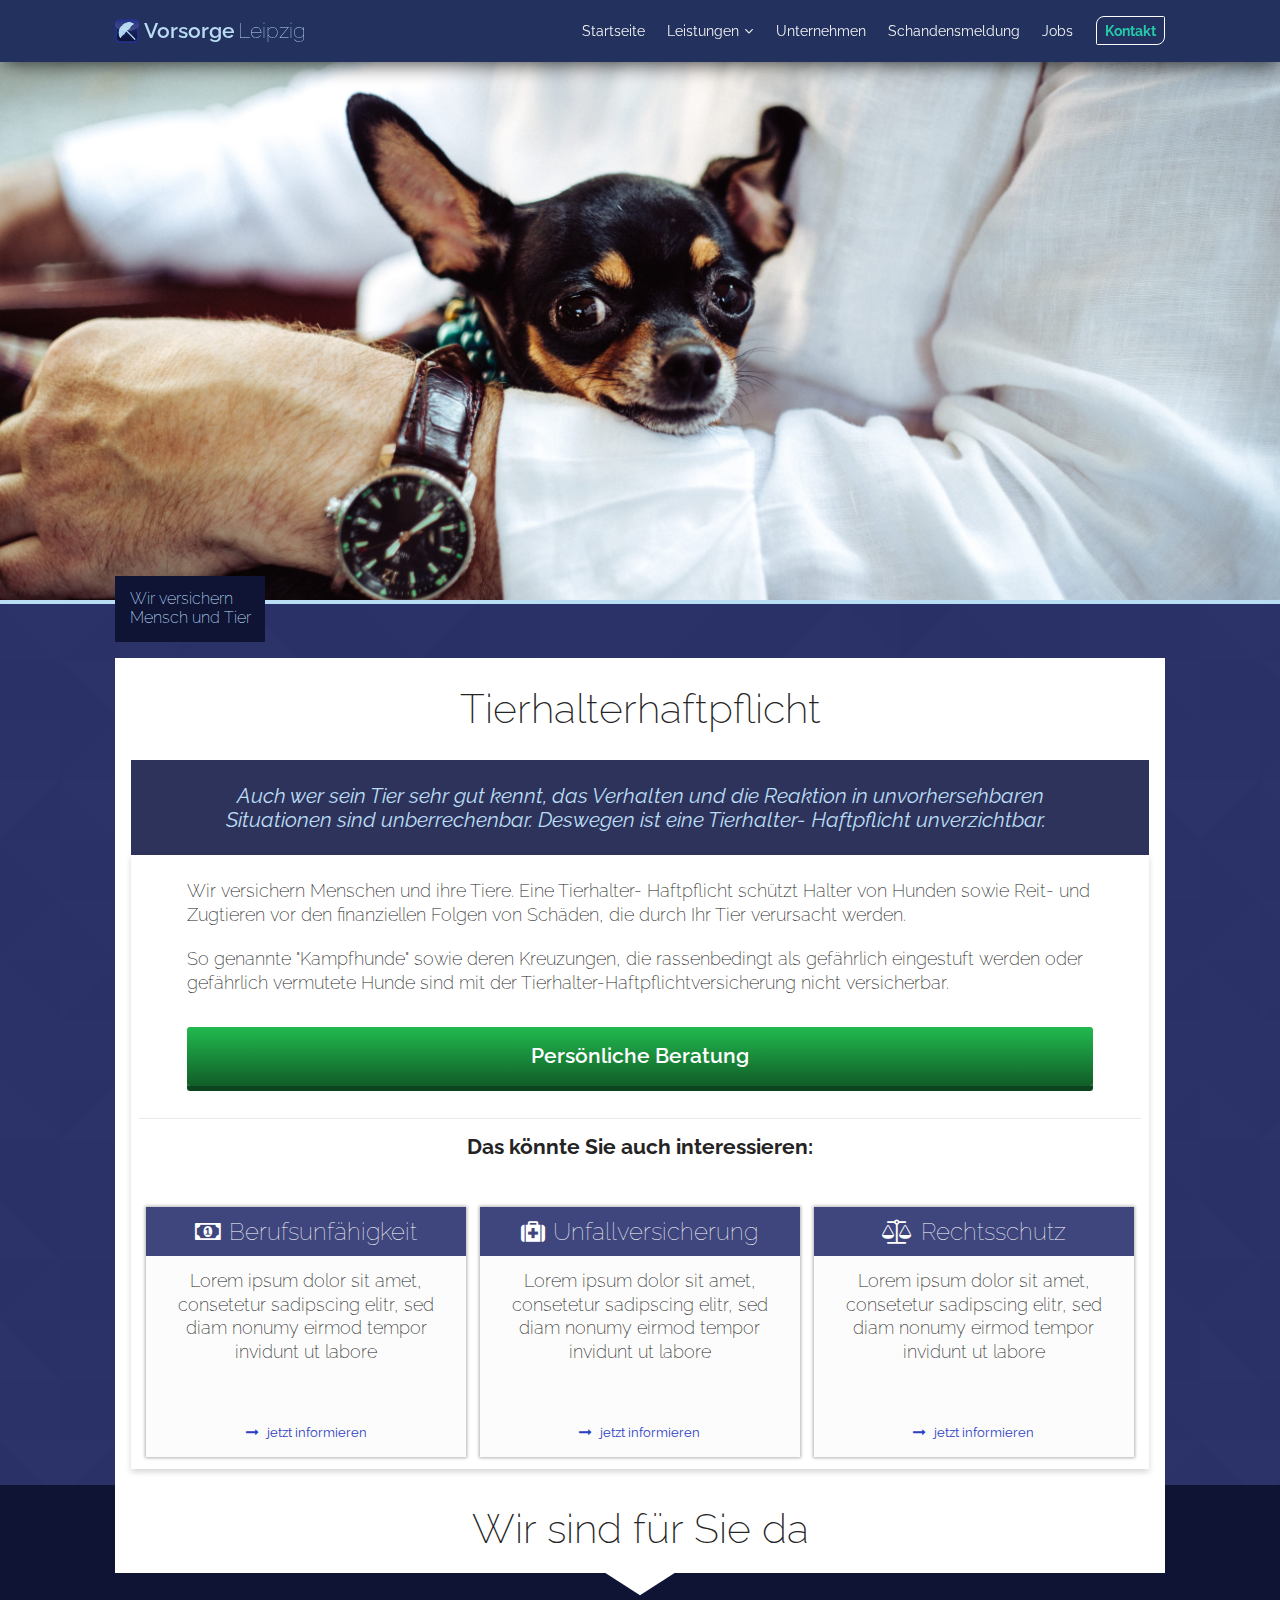
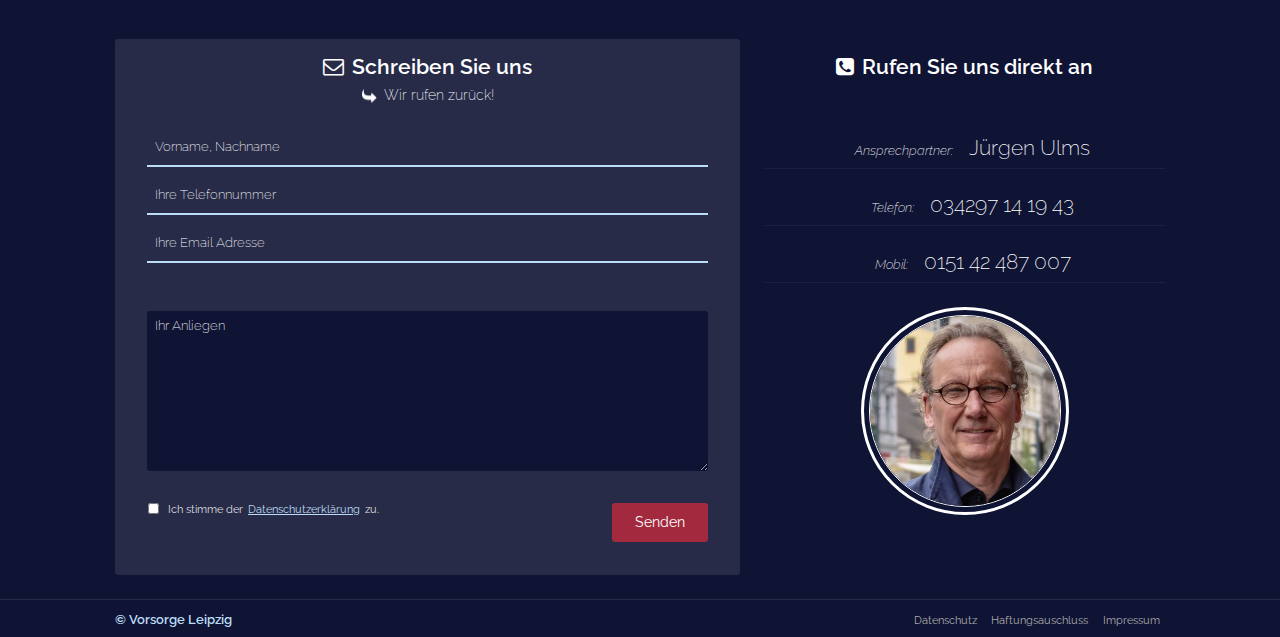
<file: tierhalterhaftpflichtversicherung.html>
<!DOCTYPE HTML>
<html lang="de">
	<head>
		<meta charset="UTF-8">
        <meta name="viewport" content="width=device-width, initial-scale=1.0">
        <meta http-equiv="X-UA-Compatible" content="ie=edge">
		<title>Tierhalterhaftpflichtversicherung | Vorsorge Leipzig</title>
        <link rel="stylesheet" type="text/css" href="css/normalize.css">
        <link rel="stylesheet" type="text/css" href="css/style.css">
        <link href="https://maxcdn.bootstrapcdn.com/font-awesome/4.7.0/css/font-awesome.min.css" rel="stylesheet"/>
        <script src="https://code.jquery.com/jquery-3.3.1.min.js" integrity="sha256-FgpCb/KJQlLNfOu91ta32o/NMZxltwRo8QtmkMRdAu8=" crossorigin="anonymous"></script>
        <script src="js/main.js"></script>
    </head>
	<body>
        <section id="sub-intro">
            <header>
                <div class="main-wrapper">
                        <div class="nav-wrapper">
                            <a href="index.html" id="logo"><img src="img/logo.png" alt="Vorsorge Leipzig"><span id="fat-logo">Vorsorge</span> Leipzig</a>
                            <a href="javascript:void(0);" class="icon" onclick="myFunction()"><i class="fa fa-bars" aria-hidden="true"></i><br></a>
                        </div>
                        <nav class="topnav" id="topnav">
                        <hr>
                            <a href="index.html" class="active topnav-links">Startseite</a>
                                <div class="dropdown">
                                    <button class="dropbtn" onclick="location.href='#unsere-leistungen'">
                                    <a id="leistungen-icon" >Leistungen</a>
                                    </button>
                                    <div class="dropdown-content">
                                    <hr id="dropdown-shadow">
                                        <a href="unfallversicherung.html"><i class="fa fa-medkit" aria-hidden="true"></i>Unfallversicherung</a>
                                        <a href="senioren-spezial.html"><i class="fa fa-star" aria-hidden="true"></i>Senioren Spezial</a>
                                        <a href="haftpflichtversicherung.html"><i class="fa fa-gavel" aria-hidden="true"></i>Haftpflichtversicherung</a>
                                        <a href="tierversicherung.html"><i class="fa fa-paw" aria-hidden="true"></i>Tierversicherung</a>
                                        <a href="tierhalterhaftpflichtversicherung.html"><i class="fa fa-male" aria-hidden="true"></i>Tierhalterhaftpflicht</a>
                                        <a href="hausratversicherung.html"><i class="fa fa-home" aria-hidden="true"></i>Hausratversicherung</a>
                                        <a href="glasversicherung.html"><i class="fa fa-glass" aria-hidden="true"></i>Glasversicherung</a>
                                        <a href="gebaeudeversicherung.html"><i class="fa fa-building" aria-hidden="true"></i>Gebäudeversicherung</a>
                                        <a href="lebensversicherung.html"><i class="fa fa-shield" aria-hidden="true"></i>Lebensversicherung</a>
                                        <a href="rentenversicherung.html"><i class="fa fa-eur" aria-hidden="true"></i>Rentenversicherung</a>
                                        <a href="berufsunfaehigkeit.html"><i class="fa fa-money" aria-hidden="true"></i>Berufsunfähigkeit</a>
                                        <a href="bestattungsvorsorge.html"><i class="fa fa-check-square" aria-hidden="true"></i>Bestattungsvorsorge</a>
                                        <a href="rechtsschutzversicherung.html"><i class="fa fa-balance-scale" aria-hidden="true"></i>Rechtsschutz</a>
                                        <a href="kfz-versicherung.html"><i class="fa fa-car" aria-hidden="true"></i>KFZ-Versicherung</a>
                                    </div>
                                </div>
                            <a href="#" class="topnav-links">Unternehmen</a>
                            <a href="#" class="topnav-links">Schandensmeldung</a>
                            <a href="#" class="topnav-links">Jobs</a>
                            <a href="#kontakt" class="topnav-links" id="nav-cta"><span id="cta-border">Kontakt</span></a>
                        </nav>
                    </div>
            </header>
            <div class="sub-hero tierh"></div>
        </section><!--/intro-->
        <div id="sub-bg">
        <div id="sub-text-wrapper">
            <div id="sub-text">
                <p>Wir versichern <br> Mensch und Tier</p>
            </div>
        </div>
        <section id="sub-main-content">
               <div id="offer-header">
                <h4>Tierhalterhaftpflicht</h4>
                <div id="sub-line"></div>
                <div id="sub-info">
                    <i>Auch wer sein Tier sehr gut kennt, das Verhalten und die Reaktion in unvorhersehbaren Situationen sind unberrechenbar. Deswegen ist eine Tierhalter- Haftpflicht unverzichtbar.</i>
                </div>
              </div>
              <div id="sub-main-text">
                 <div id="sub-main-text-inner">
                 <div class="text-wrapper">
                      <p>Wir versichern Menschen und ihre Tiere. Eine Tierhalter- Haftpflicht schützt Halter von Hunden sowie Reit-  und Zugtieren vor den finanziellen Folgen von Schäden, die durch Ihr Tier verursacht werden.</p> 
                
                      <p>So genannte "Kampfhunde" sowie deren Kreuzungen, die rassenbedingt als gefährlich eingestuft werden oder gefährlich vermutete Hunde sind mit der Tierhalter-Haftpflichtversicherung nicht versicherbar.</p>
                      <a href="#kontakt" id="sub-cta">Persönliche Beratung</a>
                  </div>
                  <hr id="sub-hr">
                  <div id="recommand">
                      <b>Das könnte Sie auch interessieren:</b>
                      <div id="recommand-wrapper">
                      <div class="sub-box">
                          <h5><i class="fa fa-money" aria-hidden="true"></i>Berufsunfähigkeit</h5>
                          <p>Lorem ipsum dolor sit amet, consetetur sadipscing elitr, sed diam nonumy eirmod tempor invidunt ut labore</p>
                          <a href="#"><i class="fa fa-long-arrow-right" aria-hidden="true"></i>jetzt informieren</a>
                      </div>
                      <div class="sub-box main-sub-box">
                          <h5><i class="fa fa-medkit" aria-hidden="true"></i>Unfallversicherung</h5>
                          <p>Lorem ipsum dolor sit amet, consetetur sadipscing elitr, sed diam nonumy eirmod tempor invidunt ut labore</p>
                          <a href="#"><i class="fa fa-long-arrow-right" aria-hidden="true"></i>jetzt informieren</a>
                      </div>
                      <div class="sub-box">
                          <h5><i class="fa fa-balance-scale" aria-hidden="true"></i>Rechtsschutz</h5>
                          <p>Lorem ipsum dolor sit amet, consetetur sadipscing elitr, sed diam nonumy eirmod tempor invidunt ut labore</p>
                          <a href="#"><i class="fa fa-long-arrow-right" aria-hidden="true"></i>jetzt informieren</a>
                      </div>
                     </div>
                  </div>
                 </div>
              </div>
        </section>
        </div>
        <footer id="kontakt">
            <h4>Wir sind für Sie da</h4>
            <div id="arrow"></div>
            <div class="wrapper">
                <div id="contact-form">
                    <h5><i class="fa fa-envelope-o" aria-hidden="true"></i>Schreiben Sie uns</h5>
                    <h6><i class="fa fa-share" aria-hidden="true"></i>Wir rufen zurück!</h6>
                    <form action="php/send.php" method="POST" id="call-back-form">

                        <div class="form-field">
                            <input type="text" name="name" placeholder="Vorname, Nachname" id="full-name" class="form-input">
                            <label for="name" class="hidden-label">Vorname, Nachname <span id="name-error" class="error-msg"></span></label>
                        </div>

                        <div class="form-field">
                            <input type="text" name="tele" placeholder="Ihre Telefonnummer" id="tel-number" class="form-input">
                            <label for="tele" class="hidden-label">Telefonnummer <span id="tel-error" class="error-msg"></span></label>
                        </div>

                        <div class="form-field">
                            <input type="text" name="email" placeholder="Ihre Email Adresse" id="e-mail" class="form-input">
                            <label for="email" class="hidden-label">Email Adresse <span id="email-error" class="error-msg"></span></label>
                        </div>

                        <div class="form-field">
                            <span id="msg-error" class="error-msg"></span>
                            <textarea name="msg" placeholder="Ihr Anliegen" id="msg" class="error-msg"></textarea>
                        </div>

                        <div id="confirm-wrapper">
                            <input name="confirm" type="checkbox" class="checkbox" id="confirm-checkbox-no" value="checked">
                            <label for="confirm" class="checkbox" id="confirm-label">Ich bin ein Spambot</label><br>
                        </div>

                        <div id="honeypot">
                            <input type="url" name="website" id="website-input" placeholder="Ihre Webseite">
                            <label for="website" class="hidden-label">Webseite</label>
                        </div>

                        <div id="confirm-container"></div><br>

                        <div class="form-footer">
                            <div class="checkbox-wrapper">
                                <input type="checkbox" name="dsgvo" class="checkbox" id="dsgvo-check">
                                <label for="dsgvo" class="checkbox">Ich stimme der <a href="datenschutz.html">Datenschutzerklärung</a> zu.</label><br>
                                <span id="dsgvo-error" class="error-msg"></span>
                                <button class="call-back-btn" type="submit" id="submit-btn"></button>
                            </div>
                        </div>
                        
                    </form>
                </div>
                <small><span>oder</span></small>
                <div id="phone-contact">
                    <h5><i class="fa fa-phone-square" aria-hidden="true"></i>Rufen Sie uns direkt an</h5>
                    <p><span class="italic">Ansprechpartner:</span>Jürgen Ulms</p>
                    <p><span class="italic">Telefon:</span>034297 14 19 43</p>
                    <p><span class="italic">Mobil:</span>0151 42 487 007</p>
                    <div id="img-container">
                        <img src="img/juergen-ulms.jpg" alt="Juergen Ulms">
                    </div>
                </div>
            </div>
                <nav class="wrapper" id="footer-nav">
                    <p>© Vorsorge Leipzig</p>
                    <div id="footer-nav-links">
                        <a href="datenschutz.html">Datenschutz</a>
                        <a href="haftungsauschluss.html">Haftungsauschluss</a>
                        <a href="impressum.html">Impressum</a>
                    </div>
                </nav>
        </footer>

        <div id="back-to-top"><img src="img/svg/totop-icon.svg" alt="zurück zum Seitenanfang"></div>

        <!--Form Validation-->
        <script>
            $('#confirm-wrapper').hide();
                
                $(document).ready(function() {
    
                        
    
    
                        $('#submit-btn').on('click touch', function(event){
                            event.preventDefault();
                                resetErrors();
                                    $('#submit-btn').prop('disabled', true);
    
    
                            //Form Data/Values
                            var data = $('#call-back-form').serialize();
    
                            //Honeypot
                            if ($('#website-input').val() != '' || $('#website-input').attr('value')) {
                                var checkbox = $('<input type="checkbox" class="checkbox" name="confirm-human" id="confirm-human">');
                                var checkboxLabel = $('<label for="confirm-human" id="confirm-label">Bitte bestätigen Sie, dass Sie kein Spambot sind.</label>');
    
                                while ($('#confirm-container').children().length === 0) {
                                    $('#confirm-container').append(checkbox);
                                    $('#confirm-container').append(checkboxLabel);
                                }
                                
                            }
    
    
                            //Submit Animation
                            $('#submit-btn').addClass('call-back-btn-loading');
    
                            $.ajax({
                                dataType: "json",
                                type: 'post',
                                url: 'php/send.php',
                                data: data,
                                success: function(response) {
                                    if (response === 'success') {
    
                                        $('#submit-btn').removeClass('call-back-btn-loading');
                                        $('#submit-btn').addClass('call-back-btn-finish');
                                            setTimeout(function(){
                                                $('form :input').val('');
                                                $('#dsgvo-check').prop('checked',false);
                                                $('#submit-btn').removeClass('call-back-btn-finish');
                                                $('#submit-btn').prop('disabled', false);
                                            }, 1000);
                                        
                                        return false;
    
                                    } else {
    
                                        $('#submit-btn').removeClass('call-back-btn-loading');
                                        $('#submit-btn').prop('disabled', false);
                                        
                                        if(response['name']) {
                                            $('#name-error').text(response['name']);
                                            $('#name-error').parent().removeClass("hidden-label");
                                        }
    
                                        if (response['tele']) {
                                            $('#tel-error').text(response['tele']);
                                            $('#tel-error').parent().removeClass("hidden-label");
                                        }
    
                                        if (response['email']) {
                                            $('#email-error').text(response['email']);
                                            $('#email-error').parent().removeClass("hidden-label");
                                        }
    
                                        if (response['msg']) {
                                            $('#msg-error').text(response['msg']);
                                        }
    
                                        if (response['dsgvo']) {
                                            $('#dsgvo-error').text(response['dsgvo']);
                                        }
                                    }
                                },
                                error: function() {
                                    console.log('connection failed')
                                }
                            });
    
    
                        });
    
                        function resetErrors() {
                            $('#name-error').text('');
                            $('#tel-error').text('');
                            $('#email-error').text('');
                            $('#msg-error').text('');
                            $('#dsgvo-error').text('');
                        }
    
    
    
                });
            
            </script>

        <script>
            function myFunction() {
                var x = document.getElementById("topnav");
                if (x.className === "topnav") {
                    x.className += " responsive";
                } else {
                    x.className = "topnav";
                }
            } 
        </script>
	</body>
</html>
</file>
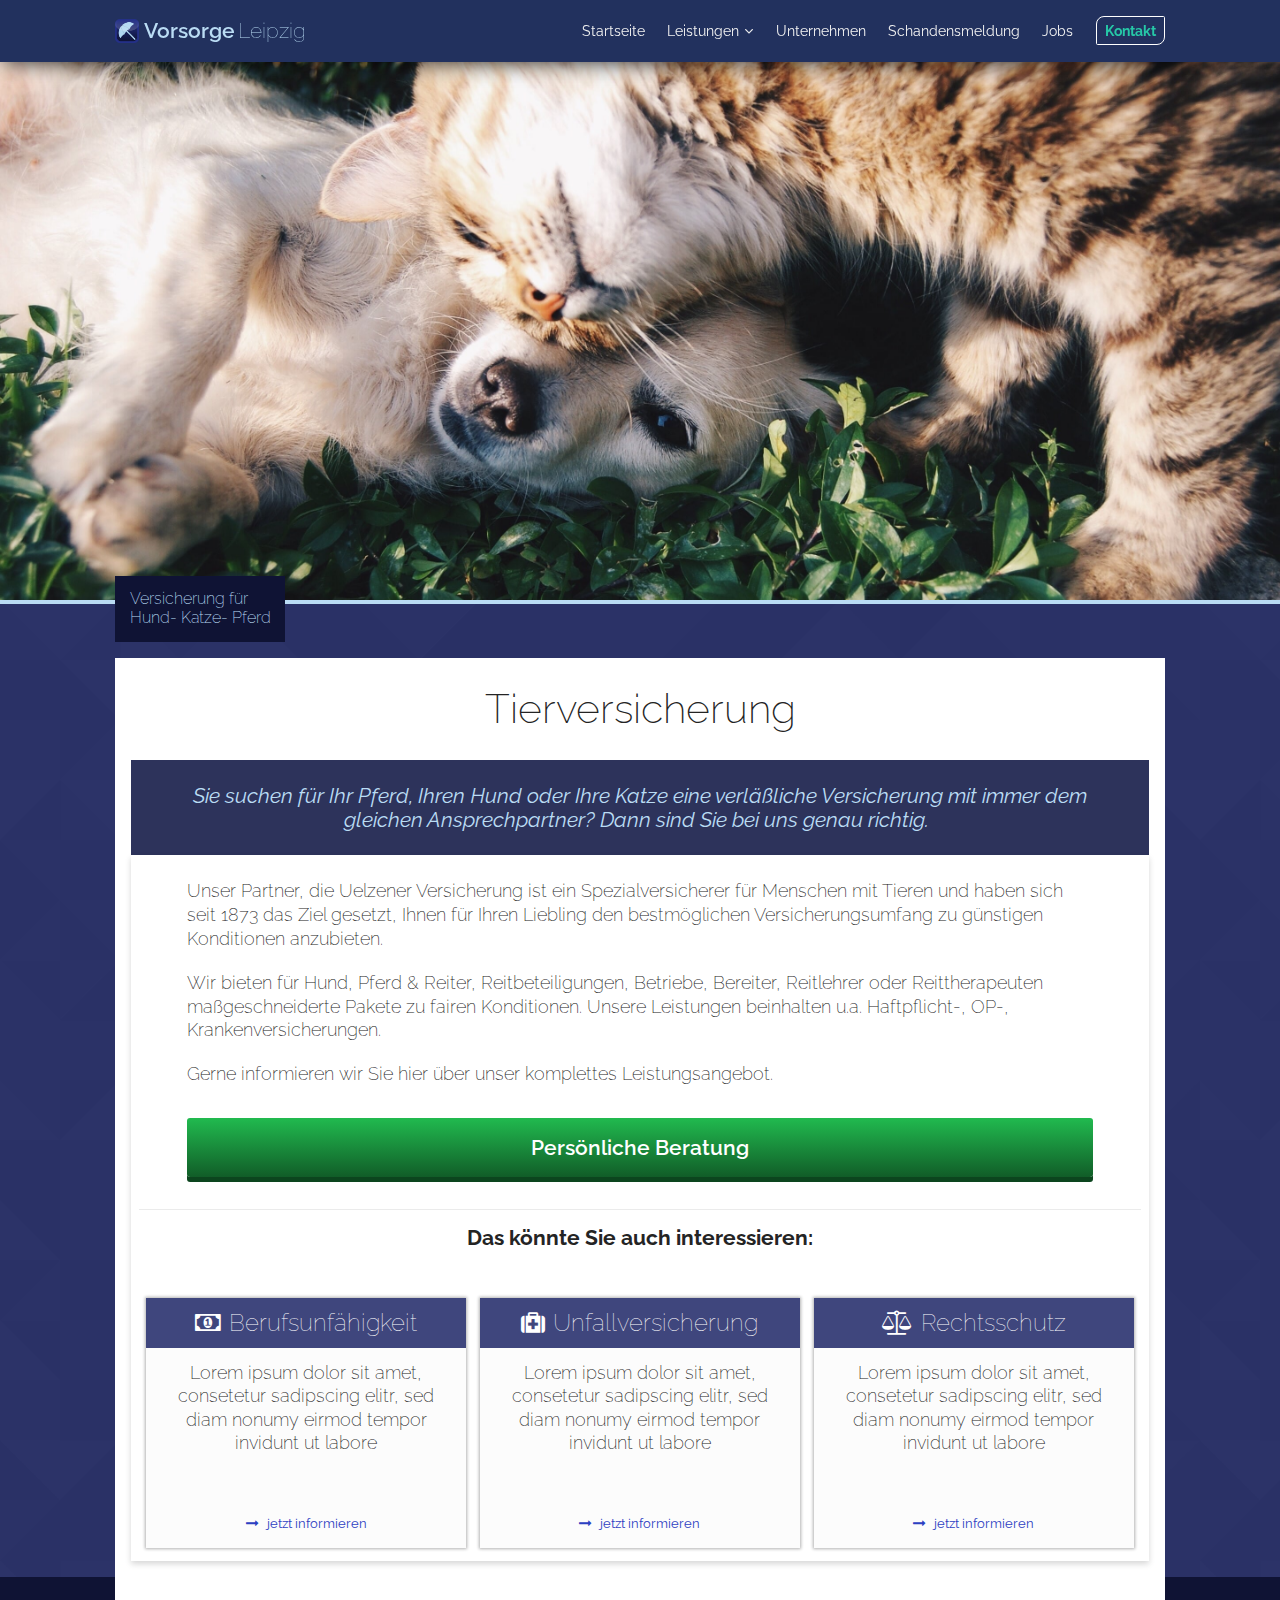
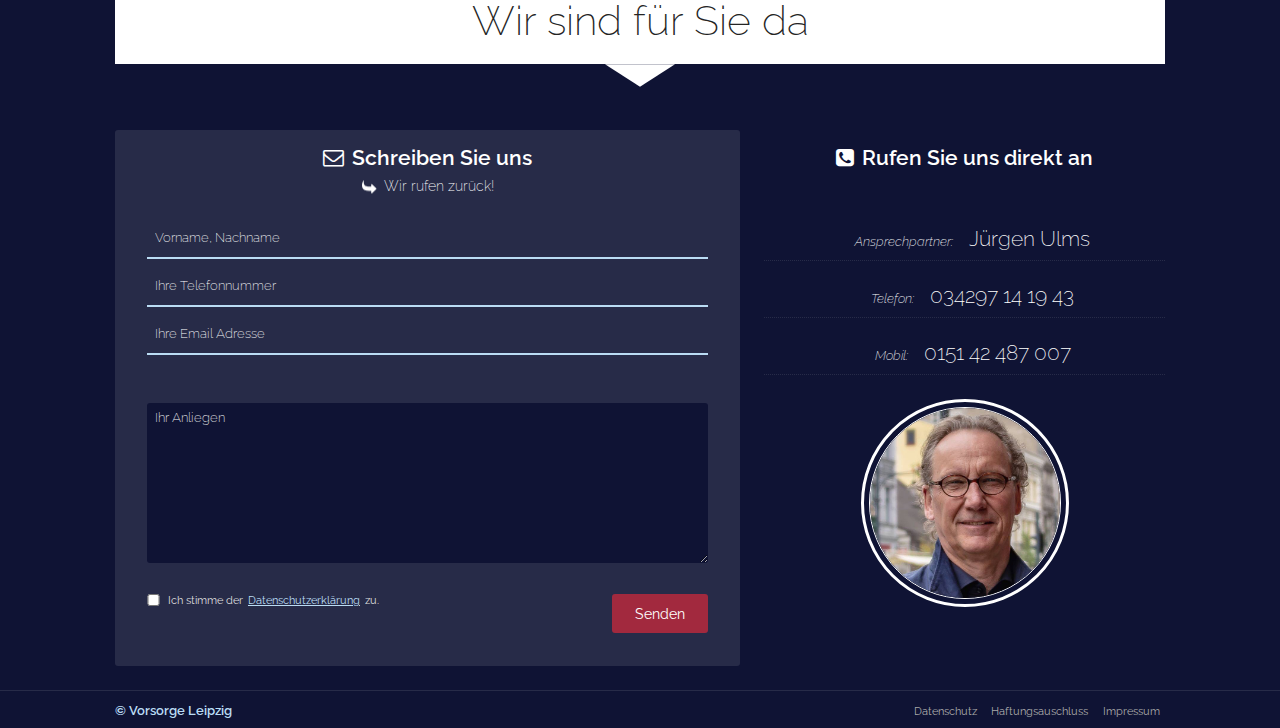
<file: tierversicherung.html>
<!DOCTYPE HTML>
<html lang="de">
	<head>
		<meta charset="UTF-8">
        <meta name="viewport" content="width=device-width, initial-scale=1.0">
        <meta http-equiv="X-UA-Compatible" content="ie=edge">
		<title>Tierversicherung | Vorsorge Leipzig</title>
        <link rel="stylesheet" type="text/css" href="css/normalize.css">
        <link rel="stylesheet" type="text/css" href="css/style.css">
        <link href="https://maxcdn.bootstrapcdn.com/font-awesome/4.7.0/css/font-awesome.min.css" rel="stylesheet"/>
        <script src="https://code.jquery.com/jquery-3.3.1.min.js" integrity="sha256-FgpCb/KJQlLNfOu91ta32o/NMZxltwRo8QtmkMRdAu8=" crossorigin="anonymous"></script>
        <script src="js/main.js"></script>
    </head>
	<body>
        <section id="sub-intro">
            <header>
                <div class="main-wrapper">
                        <div class="nav-wrapper">
                            <a href="index.html" id="logo"><img src="img/logo.png" alt="Vorsorge Leipzig"><span id="fat-logo">Vorsorge</span> Leipzig</a>
                            <a href="javascript:void(0);" class="icon" onclick="myFunction()"><i class="fa fa-bars" aria-hidden="true"></i><br></a>
                        </div>
                        <nav class="topnav" id="topnav">
                        <hr>
                            <a href="index.html" class="active topnav-links">Startseite</a>
                                <div class="dropdown">
                                    <button class="dropbtn" onclick="location.href='#unsere-leistungen'">
                                    <a id="leistungen-icon" >Leistungen</a>
                                    </button>
                                    <div class="dropdown-content">
                                    <hr id="dropdown-shadow">
                                        <a href="unfallversicherung.html"><i class="fa fa-medkit" aria-hidden="true"></i>Unfallversicherung</a>
                                        <a href="senioren-spezial.html"><i class="fa fa-star" aria-hidden="true"></i>Senioren Spezial</a>
                                        <a href="haftpflichtversicherung.html"><i class="fa fa-gavel" aria-hidden="true"></i>Haftpflichtversicherung</a>
                                        <a href="tierversicherung.html"><i class="fa fa-paw" aria-hidden="true"></i>Tierversicherung</a>
                                        <a href="tierhalterhaftpflichtversicherung.html"><i class="fa fa-male" aria-hidden="true"></i>Tierhalterhaftpflicht</a>
                                        <a href="hausratversicherung.html"><i class="fa fa-home" aria-hidden="true"></i>Hausratversicherung</a>
                                        <a href="glasversicherung.html"><i class="fa fa-glass" aria-hidden="true"></i>Glasversicherung</a>
                                        <a href="gebaeudeversicherung.html"><i class="fa fa-building" aria-hidden="true"></i>Gebäudeversicherung</a>
                                        <a href="lebensversicherung.html"><i class="fa fa-shield" aria-hidden="true"></i>Lebensversicherung</a>
                                        <a href="rentenversicherung.html"><i class="fa fa-eur" aria-hidden="true"></i>Rentenversicherung</a>
                                        <a href="berufsunfaehigkeit.html"><i class="fa fa-money" aria-hidden="true"></i>Berufsunfähigkeit</a>
                                        <a href="bestattungsvorsorge.html"><i class="fa fa-check-square" aria-hidden="true"></i>Bestattungsvorsorge</a>
                                        <a href="rechtsschutzversicherung.html"><i class="fa fa-balance-scale" aria-hidden="true"></i>Rechtsschutz</a>
                                        <a href="kfz-versicherung.html"><i class="fa fa-car" aria-hidden="true"></i>KFZ-Versicherung</a>
                                    </div>
                                </div>
                            <a href="#" class="topnav-links">Unternehmen</a>
                            <a href="#" class="topnav-links">Schandensmeldung</a>
                            <a href="#" class="topnav-links">Jobs</a>
                            <a href="#kontakt" class="topnav-links" id="nav-cta"><span id="cta-border">Kontakt</span></a>
                        </nav>
                    </div>
            </header>
            <div class="sub-hero tier"></div>
        </section><!--/intro-->
        <div id="sub-bg">
        <div id="sub-text-wrapper">
            <div id="sub-text">
                <p>Versicherung für <br> Hund- Katze- Pferd</p>
            </div>
        </div>
        <section id="sub-main-content">
               <div id="offer-header">
                <h4>Tierversicherung</h4>
                <div id="sub-line"></div>
                <div id="sub-info">
                    <i>Sie suchen für Ihr Pferd, Ihren Hund oder Ihre Katze eine verläßliche Versicherung mit immer dem gleichen Ansprechpartner? Dann sind Sie bei uns genau richtig.</i>
                </div>
              </div>
              <div id="sub-main-text">
                 <div id="sub-main-text-inner">
                 <div class="text-wrapper">
                      
                      <p>Unser Partner, die Uelzener Versicherung ist ein Spezialversicherer für Menschen mit Tieren und haben sich seit 1873 das Ziel gesetzt, Ihnen für Ihren Liebling den bestmöglichen Versicherungsumfang zu günstigen Konditionen anzubieten.</p>
                      
                      <p>Wir bieten für Hund, Pferd & Reiter, Reitbeteiligungen, Betriebe, Bereiter, Reitlehrer oder Reittherapeuten maßgeschneiderte Pakete zu fairen Konditionen. Unsere Leistungen beinhalten u.a. Haftpflicht-, OP-, Krankenversicherungen.</p>
                      
                      <p>Gerne informieren wir Sie hier über unser komplettes Leistungsangebot.</p>
                      
                      <a href="#kontakt" id="sub-cta">Persönliche Beratung</a>
                  </div>
                  <hr id="sub-hr">
                  <div id="recommand">
                      <b>Das könnte Sie auch interessieren:</b>
                      <div id="recommand-wrapper">
                      <div class="sub-box">
                          <h5><i class="fa fa-money" aria-hidden="true"></i>Berufsunfähigkeit</h5>
                          <p>Lorem ipsum dolor sit amet, consetetur sadipscing elitr, sed diam nonumy eirmod tempor invidunt ut labore</p>
                          <a href="#"><i class="fa fa-long-arrow-right" aria-hidden="true"></i>jetzt informieren</a>
                      </div>
                      <div class="sub-box main-sub-box">
                          <h5><i class="fa fa-medkit" aria-hidden="true"></i>Unfallversicherung</h5>
                          <p>Lorem ipsum dolor sit amet, consetetur sadipscing elitr, sed diam nonumy eirmod tempor invidunt ut labore</p>
                          <a href="#"><i class="fa fa-long-arrow-right" aria-hidden="true"></i>jetzt informieren</a>
                      </div>
                      <div class="sub-box">
                          <h5><i class="fa fa-balance-scale" aria-hidden="true"></i>Rechtsschutz</h5>
                          <p>Lorem ipsum dolor sit amet, consetetur sadipscing elitr, sed diam nonumy eirmod tempor invidunt ut labore</p>
                          <a href="#"><i class="fa fa-long-arrow-right" aria-hidden="true"></i>jetzt informieren</a>
                      </div>
                     </div>
                  </div>
                 </div>
              </div>
        </section>
        </div>
        <footer id="kontakt">
            <h4>Wir sind für Sie da</h4>
            <div id="arrow"></div>
            <div class="wrapper">
                <div id="contact-form">
                    <h5><i class="fa fa-envelope-o" aria-hidden="true"></i>Schreiben Sie uns</h5>
                    <h6><i class="fa fa-share" aria-hidden="true"></i>Wir rufen zurück!</h6>
                    <form action="php/send.php" method="POST" id="call-back-form">

                        <div class="form-field">
                            <input type="text" name="name" placeholder="Vorname, Nachname" id="full-name" class="form-input">
                            <label for="name" class="hidden-label">Vorname, Nachname <span id="name-error" class="error-msg"></span></label>
                        </div>

                        <div class="form-field">
                            <input type="text" name="tele" placeholder="Ihre Telefonnummer" id="tel-number" class="form-input">
                            <label for="tele" class="hidden-label">Telefonnummer <span id="tel-error" class="error-msg"></span></label>
                        </div>

                        <div class="form-field">
                            <input type="text" name="email" placeholder="Ihre Email Adresse" id="e-mail" class="form-input">
                            <label for="email" class="hidden-label">Email Adresse <span id="email-error" class="error-msg"></span></label>
                        </div>

                        <div class="form-field">
                            <span id="msg-error" class="error-msg"></span>
                            <textarea name="msg" placeholder="Ihr Anliegen" id="msg" class="error-msg"></textarea>
                        </div>

                        <div id="confirm-wrapper">
                            <input name="confirm" type="checkbox" class="checkbox" id="confirm-checkbox-no" value="checked">
                            <label for="confirm" class="checkbox" id="confirm-label">Ich bin ein Spambot</label><br>
                        </div>

                        <div id="honeypot">
                            <input type="url" name="website" id="website-input" placeholder="Ihre Webseite">
                            <label for="website" class="hidden-label">Webseite</label>
                        </div>

                        <div id="confirm-container"></div><br>

                        <div class="form-footer">
                            <div class="checkbox-wrapper">
                                <input type="checkbox" name="dsgvo" class="checkbox" id="dsgvo-check">
                                <label for="dsgvo" class="checkbox">Ich stimme der <a href="datenschutz.html">Datenschutzerklärung</a> zu.</label><br>
                                <span id="dsgvo-error" class="error-msg"></span>
                                <button class="call-back-btn" type="submit" id="submit-btn"></button>
                            </div>
                        </div>
                        
                    </form>
                </div>
                <small><span>oder</span></small>
                <div id="phone-contact">
                    <h5><i class="fa fa-phone-square" aria-hidden="true"></i>Rufen Sie uns direkt an</h5>
                    <p><span class="italic">Ansprechpartner:</span>Jürgen Ulms</p>
                    <p><span class="italic">Telefon:</span>034297 14 19 43</p>
                    <p><span class="italic">Mobil:</span>0151 42 487 007</p>
                    <div id="img-container">
                        <img src="img/juergen-ulms.jpg" alt="Juergen Ulms">
                    </div>
                </div>
            </div>
                <nav class="wrapper" id="footer-nav">
                    <p>© Vorsorge Leipzig</p>
                    <div id="footer-nav-links">
                        <a href="datenschutz.html">Datenschutz</a>
                        <a href="haftungsauschluss.html">Haftungsauschluss</a>
                        <a href="impressum.html">Impressum</a>
                    </div>
                </nav>
        </footer>

        <div id="back-to-top"><img src="img/svg/totop-icon.svg" alt="zurück zum Seitenanfang"></div>

        <!--Form Validation-->
        <script>
            $('#confirm-wrapper').hide();
                
                $(document).ready(function() {
    
                        
    
    
                        $('#submit-btn').on('click touch', function(event){
                            event.preventDefault();
                                resetErrors();
                                    $('#submit-btn').prop('disabled', true);
    
    
                            //Form Data/Values
                            var data = $('#call-back-form').serialize();
    
                            //Honeypot
                            if ($('#website-input').val() != '' || $('#website-input').attr('value')) {
                                var checkbox = $('<input type="checkbox" class="checkbox" name="confirm-human" id="confirm-human">');
                                var checkboxLabel = $('<label for="confirm-human" id="confirm-label">Bitte bestätigen Sie, dass Sie kein Spambot sind.</label>');
    
                                while ($('#confirm-container').children().length === 0) {
                                    $('#confirm-container').append(checkbox);
                                    $('#confirm-container').append(checkboxLabel);
                                }
                                
                            }
    
    
                            //Submit Animation
                            $('#submit-btn').addClass('call-back-btn-loading');
    
                            $.ajax({
                                dataType: "json",
                                type: 'post',
                                url: 'php/send.php',
                                data: data,
                                success: function(response) {
                                    if (response === 'success') {
    
                                        $('#submit-btn').removeClass('call-back-btn-loading');
                                        $('#submit-btn').addClass('call-back-btn-finish');
                                            setTimeout(function(){
                                                $('form :input').val('');
                                                $('#dsgvo-check').prop('checked',false);
                                                $('#submit-btn').removeClass('call-back-btn-finish');
                                                $('#submit-btn').prop('disabled', false);
                                            }, 1000);
                                        
                                        return false;
    
                                    } else {
    
                                        $('#submit-btn').removeClass('call-back-btn-loading');
                                        $('#submit-btn').prop('disabled', false);
                                        
                                        if(response['name']) {
                                            $('#name-error').text(response['name']);
                                            $('#name-error').parent().removeClass("hidden-label");
                                        }
    
                                        if (response['tele']) {
                                            $('#tel-error').text(response['tele']);
                                            $('#tel-error').parent().removeClass("hidden-label");
                                        }
    
                                        if (response['email']) {
                                            $('#email-error').text(response['email']);
                                            $('#email-error').parent().removeClass("hidden-label");
                                        }
    
                                        if (response['msg']) {
                                            $('#msg-error').text(response['msg']);
                                        }
    
                                        if (response['dsgvo']) {
                                            $('#dsgvo-error').text(response['dsgvo']);
                                        }
                                    }
                                },
                                error: function() {
                                    console.log('connection failed')
                                }
                            });
    
    
                        });
    
                        function resetErrors() {
                            $('#name-error').text('');
                            $('#tel-error').text('');
                            $('#email-error').text('');
                            $('#msg-error').text('');
                            $('#dsgvo-error').text('');
                        }
    
    
    
                });
            
            </script>

        <script>
            function myFunction() {
                var x = document.getElementById("topnav");
                if (x.className === "topnav") {
                    x.className += " responsive";
                } else {
                    x.className = "topnav";
                }
            } 
        </script>
	</body>
</html>
</file>
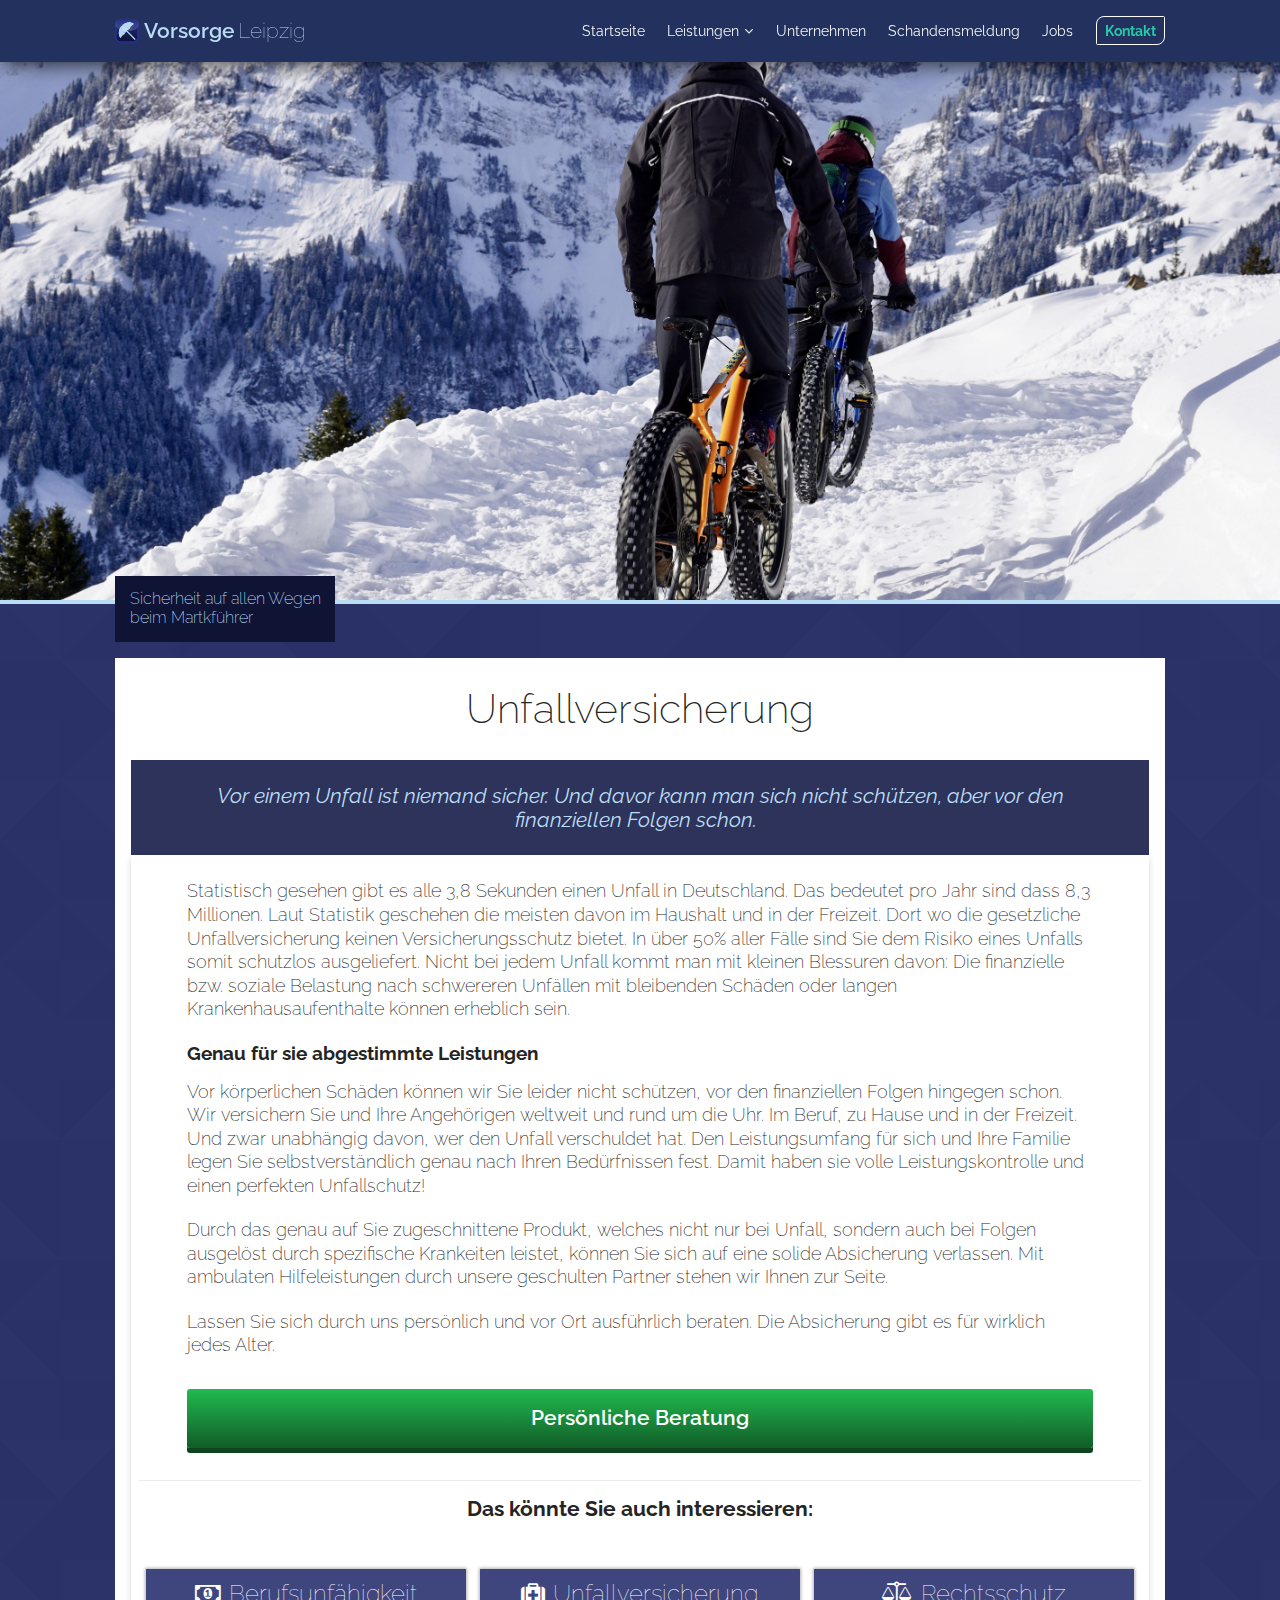
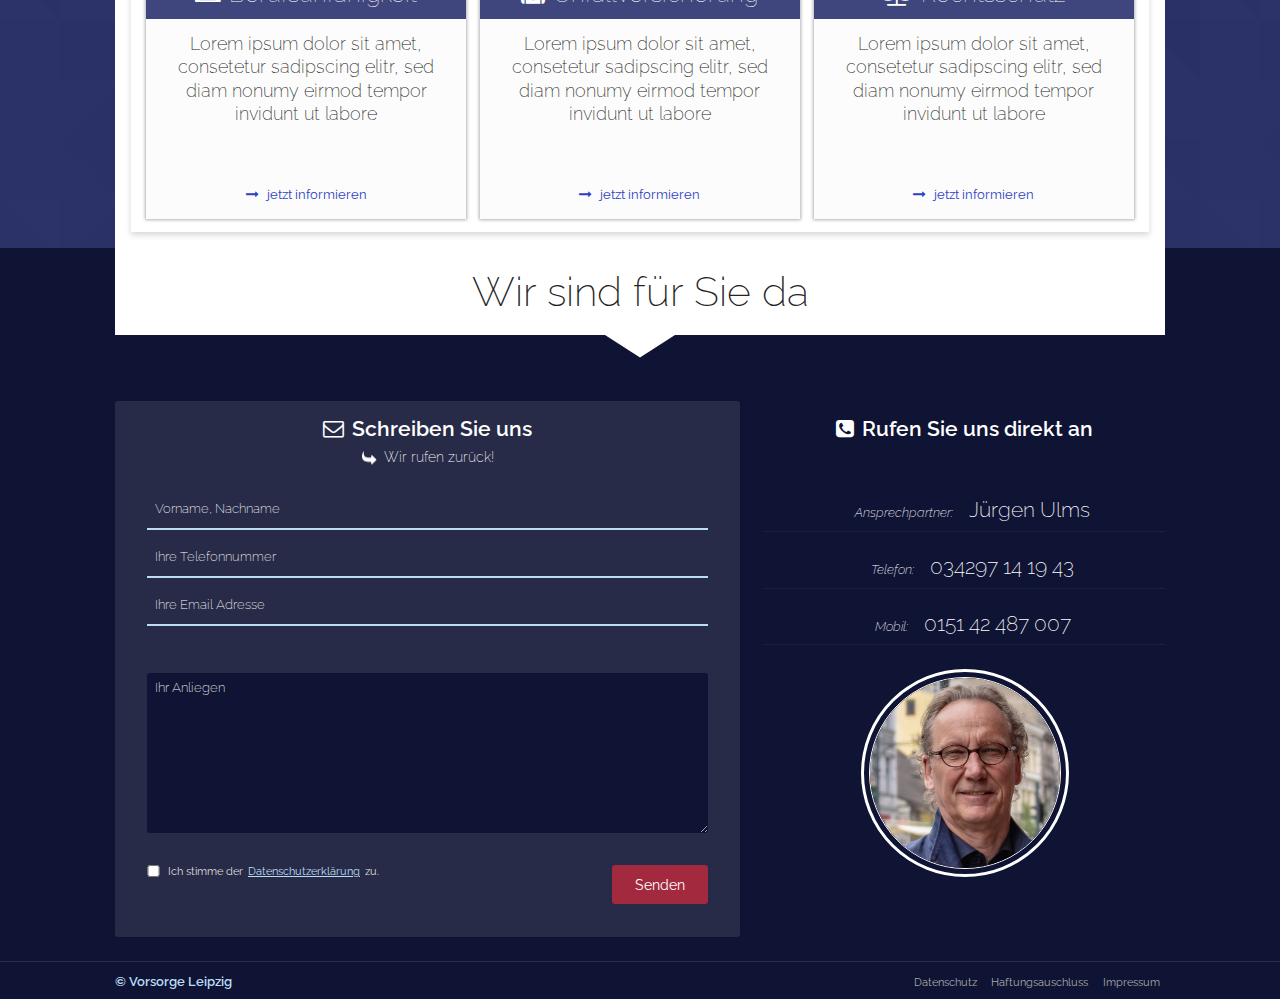
<file: unfallversicherung.html>
<!DOCTYPE HTML>
<html lang="de">
	<head>
		<meta charset="UTF-8">
        <meta name="viewport" content="width=device-width, initial-scale=1.0">
        <meta http-equiv="X-UA-Compatible" content="ie=edge">
		<title>Unfallversicherung beim Marktführer | Vorsorge Leipzig</title>
        <link rel="stylesheet" type="text/css" href="css/normalize.css">
        <link rel="stylesheet" type="text/css" href="css/style.css">
        <link href="https://maxcdn.bootstrapcdn.com/font-awesome/4.7.0/css/font-awesome.min.css" rel="stylesheet"/>
        <script src="https://code.jquery.com/jquery-3.3.1.min.js" integrity="sha256-FgpCb/KJQlLNfOu91ta32o/NMZxltwRo8QtmkMRdAu8=" crossorigin="anonymous"></script>
        <script src="js/main.js"></script>
    </head>
	<body>
        <section id="sub-intro">
            <header>
                <div class="main-wrapper">
                        <div class="nav-wrapper">
                            <a href="index.html" id="logo"><img src="img/logo.png" alt="Vorsorge Leipzig"><span id="fat-logo">Vorsorge</span> Leipzig</a>
                            <a href="javascript:void(0);" class="icon" onclick="myFunction()"><i class="fa fa-bars" aria-hidden="true"></i><br></a>
                        </div>
                        <nav class="topnav" id="topnav">
                        <hr>
                            <a href="index.html" class="active topnav-links">Startseite</a>
                                <div class="dropdown">
                                    <button class="dropbtn" onclick="location.href='#unsere-leistungen'">
                                    <a id="leistungen-icon" >Leistungen</a>
                                    </button>
                                    <div class="dropdown-content">
                                    <hr id="dropdown-shadow">
                                        <a href="unfallversicherung.html"><i class="fa fa-medkit" aria-hidden="true"></i>Unfallversicherung</a>
                                        <a href="senioren-spezial.html"><i class="fa fa-star" aria-hidden="true"></i>Senioren Spezial</a>
                                        <a href="haftpflichtversicherung.html"><i class="fa fa-gavel" aria-hidden="true"></i>Haftpflichtversicherung</a>
                                        <a href="tierversicherung.html"><i class="fa fa-paw" aria-hidden="true"></i>Tierversicherung</a>
                                        <a href="tierhalterhaftpflichtversicherung.html"><i class="fa fa-male" aria-hidden="true"></i>Tierhalterhaftpflicht</a>
                                        <a href="hausratversicherung.html"><i class="fa fa-home" aria-hidden="true"></i>Hausratversicherung</a>
                                        <a href="glasversicherung.html"><i class="fa fa-glass" aria-hidden="true"></i>Glasversicherung</a>
                                        <a href="gebaeudeversicherung.html"><i class="fa fa-building" aria-hidden="true"></i>Gebäudeversicherung</a>
                                        <a href="lebensversicherung.html"><i class="fa fa-shield" aria-hidden="true"></i>Lebensversicherung</a>
                                        <a href="rentenversicherung.html"><i class="fa fa-eur" aria-hidden="true"></i>Rentenversicherung</a>
                                        <a href="berufsunfaehigkeit.html"><i class="fa fa-money" aria-hidden="true"></i>Berufsunfähigkeit</a>
                                        <a href="bestattungsvorsorge.html"><i class="fa fa-check-square" aria-hidden="true"></i>Bestattungsvorsorge</a>
                                        <a href="rechtsschutzversicherung.html"><i class="fa fa-balance-scale" aria-hidden="true"></i>Rechtsschutz</a>
                                        <a href="kfz-versicherung.html"><i class="fa fa-car" aria-hidden="true"></i>KFZ-Versicherung</a>
                                    </div>
                                </div>
                            <a href="#" class="topnav-links">Unternehmen</a>
                            <a href="#" class="topnav-links">Schandensmeldung</a>
                            <a href="#" class="topnav-links">Jobs</a>
                            <a href="#kontakt" class="topnav-links" id="nav-cta"><span id="cta-border">Kontakt</span></a>
                        </nav>
                    </div>
            </header>
            <div class="sub-hero unfall"></div>
        </section><!--/intro-->
        <div id="sub-bg">
        <div id="sub-text-wrapper">
            <div id="sub-text">
                <p>Sicherheit auf allen Wegen <br> beim Martkführer</p>
            </div>
        </div>
        <section id="sub-main-content">
               <div id="offer-header">
                <h4>Unfallversicherung</h4>
                <div id="sub-line"></div>
                <div id="sub-info">
                    <i>Vor einem Unfall ist niemand sicher. Und davor kann man sich nicht schützen, aber vor den finanziellen Folgen schon.</i>
                </div>
              </div>
              <div id="sub-main-text">
                 <div id="sub-main-text-inner">
                 <div class="text-wrapper">
                      <p>Statistisch gesehen gibt es alle 3,8 Sekunden einen Unfall in Deutschland. Das bedeutet pro Jahr sind dass 8,3 Millionen. Laut Statistik geschehen die meisten davon im Haushalt und in der Freizeit. Dort wo die gesetzliche Unfallversicherung keinen Versicherungsschutz bietet. In über 50%  aller Fälle sind Sie dem Risiko eines Unfalls somit schutzlos ausgeliefert. Nicht bei jedem Unfall kommt man mit kleinen Blessuren davon: Die finanzielle bzw. soziale Belastung nach schwereren Unfällen mit bleibenden Schäden oder langen Krankenhausaufenthalte können erheblich sein.</p> 
                      
                      <strong>Genau für sie abgestimmte Leistungen</strong>
                      
                      <p>Vor körperlichen Schäden können wir Sie leider nicht schützen, vor den finanziellen Folgen hingegen schon. Wir versichern Sie und Ihre Angehörigen weltweit und rund um die Uhr. Im Beruf, zu Hause und in der Freizeit. Und zwar unabhängig davon, wer den Unfall verschuldet hat. Den Leistungsumfang für sich und Ihre Familie legen Sie selbstverständlich genau nach Ihren Bedürfnissen fest. Damit haben sie volle Leistungskontrolle und einen perfekten Unfallschutz!</p>
                      
                      <p>Durch das genau auf Sie zugeschnittene Produkt, welches nicht nur bei Unfall, sondern auch bei Folgen ausgelöst durch spezifische Krankeiten leistet, können Sie sich auf eine solide Absicherung verlassen. Mit ambulaten Hilfeleistungen durch unsere geschulten Partner stehen wir Ihnen zur Seite.</p>
                      
                      <p>Lassen Sie sich durch uns persönlich und vor Ort ausführlich beraten. Die Absicherung gibt es für wirklich jedes Alter.</p>
                      
                      <a href="#kontakt" id="sub-cta">Persönliche Beratung</a>
                  </div>
                  <hr id="sub-hr">
                  <div id="recommand">
                      <b>Das könnte Sie auch interessieren:</b>
                      <div id="recommand-wrapper">
                      <div class="sub-box">
                          <h5><i class="fa fa-money" aria-hidden="true"></i>Berufsunfähigkeit</h5>
                          <p>Lorem ipsum dolor sit amet, consetetur sadipscing elitr, sed diam nonumy eirmod tempor invidunt ut labore</p>
                          <a href="#"><i class="fa fa-long-arrow-right" aria-hidden="true"></i>jetzt informieren</a>
                      </div>
                      <div class="sub-box main-sub-box">
                          <h5><i class="fa fa-medkit" aria-hidden="true"></i>Unfallversicherung</h5>
                          <p>Lorem ipsum dolor sit amet, consetetur sadipscing elitr, sed diam nonumy eirmod tempor invidunt ut labore</p>
                          <a href="#"><i class="fa fa-long-arrow-right" aria-hidden="true"></i>jetzt informieren</a>
                      </div>
                      <div class="sub-box">
                          <h5><i class="fa fa-balance-scale" aria-hidden="true"></i>Rechtsschutz</h5>
                          <p>Lorem ipsum dolor sit amet, consetetur sadipscing elitr, sed diam nonumy eirmod tempor invidunt ut labore</p>
                          <a href="#"><i class="fa fa-long-arrow-right" aria-hidden="true"></i>jetzt informieren</a>
                      </div>
                     </div>
                  </div>
                 </div>
              </div>
        </section>
        </div>
        <footer id="kontakt">
            <h4>Wir sind für Sie da</h4>
            <div id="arrow"></div>
            <div class="wrapper">
                <div id="contact-form">
                    <h5><i class="fa fa-envelope-o" aria-hidden="true"></i>Schreiben Sie uns</h5>
                    <h6><i class="fa fa-share" aria-hidden="true"></i>Wir rufen zurück!</h6>
                    <form action="php/send.php" method="POST" id="call-back-form">

                        <div class="form-field">
                            <input type="text" name="name" placeholder="Vorname, Nachname" id="full-name" class="form-input">
                            <label for="name" class="hidden-label">Vorname, Nachname <span id="name-error" class="error-msg"></span></label>
                        </div>

                        <div class="form-field">
                            <input type="text" name="tele" placeholder="Ihre Telefonnummer" id="tel-number" class="form-input">
                            <label for="tele" class="hidden-label">Telefonnummer <span id="tel-error" class="error-msg"></span></label>
                        </div>

                        <div class="form-field">
                            <input type="text" name="email" placeholder="Ihre Email Adresse" id="e-mail" class="form-input">
                            <label for="email" class="hidden-label">Email Adresse <span id="email-error" class="error-msg"></span></label>
                        </div>

                        <div class="form-field">
                            <span id="msg-error" class="error-msg"></span>
                            <textarea name="msg" placeholder="Ihr Anliegen" id="msg" class="error-msg"></textarea>
                        </div>

                        <div id="confirm-wrapper">
                            <input name="confirm" type="checkbox" class="checkbox" id="confirm-checkbox-no" value="checked">
                            <label for="confirm" class="checkbox" id="confirm-label">Ich bin ein Spambot</label><br>
                        </div>

                        <div id="honeypot">
                            <input type="url" name="website" id="website-input" placeholder="Ihre Webseite">
                            <label for="website" class="hidden-label">Webseite</label>
                        </div>

                        <div id="confirm-container"></div><br>

                        <div class="form-footer">
                            <div class="checkbox-wrapper">
                                <input type="checkbox" name="dsgvo" class="checkbox" id="dsgvo-check">
                                <label for="dsgvo" class="checkbox">Ich stimme der <a href="datenschutz.html">Datenschutzerklärung</a> zu.</label><br>
                                <span id="dsgvo-error" class="error-msg"></span>
                                <button class="call-back-btn" type="submit" id="submit-btn"></button>
                            </div>
                        </div>
                        
                    </form>
                </div>
                <small><span>oder</span></small>
                <div id="phone-contact">
                    <h5><i class="fa fa-phone-square" aria-hidden="true"></i>Rufen Sie uns direkt an</h5>
                    <p><span class="italic">Ansprechpartner:</span>Jürgen Ulms</p>
                    <p><span class="italic">Telefon:</span>034297 14 19 43</p>
                    <p><span class="italic">Mobil:</span>0151 42 487 007</p>
                    <div id="img-container">
                        <img src="img/juergen-ulms.jpg" alt="Juergen Ulms">
                    </div>
                </div>
            </div>
                <nav class="wrapper" id="footer-nav">
                    <p>© Vorsorge Leipzig</p>
                    <div id="footer-nav-links">
                        <a href="datenschutz.html">Datenschutz</a>
                        <a href="haftungsauschluss.html">Haftungsauschluss</a>
                        <a href="impressum.html">Impressum</a>
                    </div>
                </nav>
        </footer>

        <div id="back-to-top"><img src="img/svg/totop-icon.svg" alt="zurück zum Seitenanfang"></div>

        <!--Form Validation-->
        <script>
            $('#confirm-wrapper').hide();
                
                $(document).ready(function() {
    
                        
    
    
                        $('#submit-btn').on('click touch', function(event){
                            event.preventDefault();
                                resetErrors();
                                    $('#submit-btn').prop('disabled', true);
    
    
                            //Form Data/Values
                            var data = $('#call-back-form').serialize();
    
                            //Honeypot
                            if ($('#website-input').val() != '' || $('#website-input').attr('value')) {
                                var checkbox = $('<input type="checkbox" class="checkbox" name="confirm-human" id="confirm-human">');
                                var checkboxLabel = $('<label for="confirm-human" id="confirm-label">Bitte bestätigen Sie, dass Sie kein Spambot sind.</label>');
    
                                while ($('#confirm-container').children().length === 0) {
                                    $('#confirm-container').append(checkbox);
                                    $('#confirm-container').append(checkboxLabel);
                                }
                                
                            }
    
    
                            //Submit Animation
                            $('#submit-btn').addClass('call-back-btn-loading');
    
                            $.ajax({
                                dataType: "json",
                                type: 'post',
                                url: 'php/send.php',
                                data: data,
                                success: function(response) {
                                    if (response === 'success') {
    
                                        $('#submit-btn').removeClass('call-back-btn-loading');
                                        $('#submit-btn').addClass('call-back-btn-finish');
                                            setTimeout(function(){
                                                $('form :input').val('');
                                                $('#dsgvo-check').prop('checked',false);
                                                $('#submit-btn').removeClass('call-back-btn-finish');
                                                $('#submit-btn').prop('disabled', false);
                                            }, 1000);
                                        
                                        return false;
    
                                    } else {
    
                                        $('#submit-btn').removeClass('call-back-btn-loading');
                                        $('#submit-btn').prop('disabled', false);
                                        
                                        if(response['name']) {
                                            $('#name-error').text(response['name']);
                                            $('#name-error').parent().removeClass("hidden-label");
                                        }
    
                                        if (response['tele']) {
                                            $('#tel-error').text(response['tele']);
                                            $('#tel-error').parent().removeClass("hidden-label");
                                        }
    
                                        if (response['email']) {
                                            $('#email-error').text(response['email']);
                                            $('#email-error').parent().removeClass("hidden-label");
                                        }
    
                                        if (response['msg']) {
                                            $('#msg-error').text(response['msg']);
                                        }
    
                                        if (response['dsgvo']) {
                                            $('#dsgvo-error').text(response['dsgvo']);
                                        }
                                    }
                                },
                                error: function() {
                                    console.log('connection failed')
                                }
                            });
    
    
                        });
    
                        function resetErrors() {
                            $('#name-error').text('');
                            $('#tel-error').text('');
                            $('#email-error').text('');
                            $('#msg-error').text('');
                            $('#dsgvo-error').text('');
                        }
    
    
    
                });
            
            </script>

        <script>
            function myFunction() {
                var x = document.getElementById("topnav");
                if (x.className === "topnav") {
                    x.className += " responsive";
                } else {
                    x.className = "topnav";
                }
            } 
        </script>
	</body>
</html>
</file>
<file: css/style.css>
/*------------------------------------------------------------------------------*/
/*--                                Fonts                                     --*/
/*------------------------------------------------------------------------------*/

@import url('https://fonts.googleapis.com/css?family=Raleway:100,200,200i,300,400,600');

/*------------------------------------------------------------------------------*/
/*--                               PreLoader                                  --*/
/*------------------------------------------------------------------------------*/
.preload-container {
    position: absolute;
    top: 0;
    left: 0;
    height: 100vh;
    width: 100vw;
    z-index: 1000000;
    background-color: #22315E;
    overflow: hidden;
}

.circle {
    border-radius: 100%;
    position: absolute;
    top: 50%;
    left: 50%;
    transform: translate(-50%, -50%);
    box-shadow: 0px 7px 5px 2px rgba(0,0,0,0.19);
}

.circle1 {
    height: 300px;
    width: 300px;
    background-color: #BADCF4;
}

.circle2 {
    height: 200px;
    width: 200px;
    background-color: #cee6f7;
}

.circle3 {
    height: 100px;
    width: 100px;
    background-color: #e3f1fa;
    display: flex;
    justify-content: center;
    align-items: center;
}


/*------------------------------------------------------------------------------*/
/*--                             Back to Top                                  --*/
/*------------------------------------------------------------------------------*/

#back-to-top {
    display: none;
    position: fixed;
    right: 20px;
    bottom: 60px;
    background-color: #BADCF4;
    padding: .7rem .5rem;
    border-radius: 3px;
    cursor: pointer;
}

#back-to-top img {
    height: 10px;
}

@media screen and (max-width: 530px) {

    #back-to-top {
        position: absolute;
        left: 50%;
        right: 50%;
        bottom: 45px;
        height: 40px;
        width: 40px;
        transform: translate(-50%, -50%);
        text-align: center;
    }
}


/*------------------------------------------------------------------------------*/
/*--                                Global                                    --*/
/*------------------------------------------------------------------------------*/

*{
    margin: 0;
    padding: 0;
    -webkit-box-sizing: border-box;
    box-sizing: border-box;
}

body,html  { position: relative; font-family: 'Raleway', sans-serif; height: auto; min-width: 300px; font-size: 100%; background-color: #2c3159;}
a { text-decoration: none; }
ul { list-style: none; }
i:not(.fa-bars) { margin-right: .5rem;}
p { color: #fff; font-weight: 200; }
h4 { font-size: calc(22px + 1.5vw) }
:invalid { box-shadow: none; }

@media screen and (min-width: 600px) {

    body {
        font-size: 110%;
    }
}

@media screen and (min-width: 800px) {

    body {
        background: url(../img/bg-pattern.png);
        background-repeat: repeat;
    }
}

@media screen and (min-width: 1050px) {

    body {
        font-size: 130%;
    }
}

@media screen and (min-width: 1500px) {

    body {
        font-size: 150%;
    }
}

@media screen and (min-width: 2000px) {

    body {
        font-size: 160%;
    }
}

/*------------------------------------------------------------------------------*/
/*--                                Style                                     --*/
/*------------------------------------------------------------------------------*/

/*--//////// Navigation ////////--*/

#intro {
    height: 100vh;
    min-height: 600px;
    max-height: 1100px;;
    background-color: #070E29;
    border-bottom: solid 4px #BADCF4;
    overflow: hidden;
}

header {
    width: 100%;
    background-color: #22315E;
    position: fixed;
    z-index: 1;
    -webkit-box-shadow: 0px 5px 20px -3px rgba(0,0,0,0.75);
    box-shadow: 0px 5px 20px -3px rgba(0,0,0,0.75);
}

#logo {
    font-size: 1em;
    font-weight: 100;
    float: left;
    color: #BADCF4;
    display: -webkit-box;
    display: -ms-flexbox;
    display: flex;
    -webkit-box-align: center;
    -ms-flex-align: center;
    align-items: center;
    padding: .5rem 0;
    height: 100%;
}

#fat-logo {
    font-weight: 600;
    margin-right: .2rem;
}

#logo img {
    height: 1.5rem;
    margin-right: .3rem;
}

hr {
    height: 0;
    border:none;
	margin-top: 0;
	-webkit-box-shadow: 0 2px 10px 2px #000;
	box-shadow: 0 2px 10px 2px #000;
}

#dropdown-shadow {
    -webkit-box-shadow: 0px 7px 10px 1px #000;
    box-shadow: 0px 2px 10px 1px #000;
}

.nav-wrapper {
    padding: 0 .7rem;
    /* line-height: 2.5; */
    
}

.main-wrapper {
    max-width: 1500px;
    margin: 0 auto;
}

.topnav {
    background-color: #2b3058;
    overflow: hidden;
    width: 100%;
}

.topnav.responsive {
    position: relative;
    top: 5px;
    border-bottom: solid 2px #BADCF4;
    z-index: 1;
}

.icon {
    padding: .5rem 0;
    font-size: 1em;
}

.icon i {
    color: #BADCF4;
}

.topnav a {
    display: none;
    color: #f2f2f2;
    text-align: center;
    padding: .5rem .7rem;
    font-size: .9rem;
    line-height: 3.2;
}

.topnav-links:hover:not(#nav-cta) {
    border-bottom: solid 1px #fff;
}

.topnav.responsive a {
    float: none;
    display: block;
    line-height: 2;
    font-size: .9rem;
    font-weight: 100;
    width: 90%;
    margin: auto;
    border-bottom: solid 1px rgba(244, 244, 244, 0.1);
}

#nav-cta {
    color: #26C8A7;
    font-weight: 700;
}

a.icon {
    display: block;
    float: right;
    color: #fff;
}

.active {
    margin-top: 10px;
}

.topnav.responsive .dropdown {
    float: none;
    display: block;
    line-height: 2.5;
    margin: auto;
}

.dropdown {
    float: left;
    overflow: hidden;
    display: none;
}

.dropdown .dropbtn {
    border: none;
    outline: none;
    color: #fff;
    background-color: inherit;
    cursor: pointer;
    padding: .5rem .7rem;
}

.dropdown .dropbtn:hover {
    border-bottom: solid 1px #fff;
}

#leistungen-icon {
    font-size: .9rem;
}

#leistungen-icon::after {
    content: '\f107';
    font-family: FontAwesome;
    margin-left: 20px;
}

.dropdown:hover .dropdown-content {
    display: block;
}

.dropdown-content {
    display: none;
    position: absolute;
    left: 0;
    background-color: #0F1334;
    width: 100%;
    z-index: 1;
}

.dropdown-content i {
    margin-right: 5px;
}

.dropdown-content a {
    float: none;
    color: #BADCF4;
    padding: .3rem .7rem;
    display: block;
    text-align: center;
    width: 100%;
    line-height: 3;
}

.dropdown-content a:hover {
    -webkit-box-shadow: 0 0 5px 0 rgba(13, 13, 13, 0.6);
    box-shadow: 0 0 5px 0 rgba(13, 13, 13, 0.6);
    background-color: #2b3058;
    color: #fff;
}

.topnav.responsive .dropdown-content {
    position: relative;
    margin-top: -1px;
    overflow: scroll;
    height: calc(100vh - 338.3px);
    min-height: 100px;
}

.topnav.responsive .dropdown-content a {
    border: 0;
    width: 100%;
}

.topnav.responsive .dropdown .dropbtn {
    text-align: center;
    width: 100%;
    padding: 0;
}

@media screen and (min-width: 550px) {

    #intro {
        min-height: 700px;
    }
}

@media screen and (min-width: 800px) {

    .main-wrapper {
        display: -webkit-box;
        display: -ms-flexbox;
        display: flex;
        -webkit-box-pack: justify;
        -ms-flex-pack: justify;
        justify-content: space-between;
    }

    .nav-wrapper {
        padding: 0 .7rem;
    }

    a.icon {
        display: none;
    }

    .active {
        margin-top: 0;
    }

    hr {
        -webkit-box-shadow: 0px 5px 20px -3px rgba(0,0,0,0.75);
        box-shadow: 0px 5px 20px -3px rgba(0,0,0,0.75);
    }

    a#leistungen-icon {
        padding: 0;
        line-height: 3.2;
    }

    #leistungen-icon::after {
        margin-left: 5px;
    }

    .topnav {
        width: auto;
        display: -webkit-box;
        display: -ms-flexbox;
        display: flex;
        background-color: #22315E;
        float: right;
    }

    .topnav a {
        display: block;
        float: right;
    }

    #cta-border {
        border: solid 1px #fff;
        padding: .3rem .5rem;
        border-radius: .5rem .1rem;
    }

    #nav-cta:hover #cta-border {
        background-color: #fff;
        color: #22315E;
    }

    .dropdown {
        display: block;
    }

    .dropdown:hover .dropdown-content {
        border-bottom: solid 2px #BADCF4;
    }

    #dropdown-shadow {
        margin-bottom: 20px;
    }

    .dropdown-content {
        padding: 0 10%;
    }

    .dropdown-content a {
        padding-left: 17%;
        text-align: left;
        width: 50%;
        line-height: 3;
        border-bottom: solid 1px rgba(189, 189, 189, 0.1);
    }

    .dropdown-content a:nth-child(odd) {
        border-right: solid 1px rgba(189, 189, 189, 0.1);
    }


    .dropdown-content a:nth-last-child(-n+2) {
        border-bottom: none;
        margin-bottom: 10px;
    }

}

@media screen and (min-width: 800px) {

    #intro {
        min-height: 800px;
    }
}

@media screen and (min-width: 1050px) {

    header {
        padding: 0 9%;
    }

    .nav-wrapper {
        padding: 0;
    }

    #nav-cta {
        padding-right: 0;
    }

    #intro {
        height: 560px;
        min-height: 560px;
        border-bottom: none;
    }
    
    #hero-container {
        position: relative;
    }
}

@media screen and (min-width: 1400px) {
    
    #intro {
        min-height: 660px;
    }
}


/*--//////// Hero ////////--*/

#hero-container {
    width: 100%;
    margin: auto;
    height: 100%;
}

#hero {
    height: 45%;
    min-height: 250px;
    background: url(../img/hero.jpg);
    background-size: cover;
    background-position: right top;
    background-repeat: no-repeat;
    position: relative;
}

#cta-style-bg {
    background-color: rgba(186, 220, 242, 0.4);
    margin-top: -45px;
    height: calc(55% + 45px);
    position: relative;
}

#cta-area-border {
    padding-top: 2px;
    height: 100%;
    background-color: #fff;
    -webkit-clip-path: polygon(0 0, 100% 9%, 100% 100%, 0% 100%);
    clip-path: polygon(0 0, 100% 9%, 100% 100%, 0% 100%);
}

#mobile-cta-area {
    height: 100%;
    background: url(../img/bg-pattern.png);
    background-repeat: repeat;
    -webkit-clip-path: polygon(0 0, 100% 9%, 100% 100%, 0% 100%);
    clip-path: polygon(0 0, 100% 9%, 100% 100%, 0% 100%);
}

#mobile-cta-area-overlay {
    padding: 3rem 1rem 0 1rem;
    background-color: rgba(36, 48, 136, 0.5);
    height: 100%;
    width: 100%;
    text-align: center;
    position: absolute;
    top: 0;
    display: -webkit-box;
    display: -ms-flexbox;
    display: flex;
    -webkit-box-orient: vertical;
    -webkit-box-direction: normal;
    -ms-flex-direction: column;
    flex-direction: column;
    -webkit-box-align: center;
    -ms-flex-align: center;
    align-items: center;
    -webkit-box-pack: center;
    -ms-flex-pack: center;
    justify-content: center;
}

#mobile-cta-area-overlay h1 {
    font-size: calc(25px + 2vw);
    color: #fff;
    font-weight: 600;
    margin: -90px 0 1rem 0;
}

.line {
    height: 2px;
    width: 6rem;
    margin: 0 auto;
    background-color: #BADCF4;
}

#mobile-cta-area-overlay p {
    margin-top: 1rem;
    margin-bottom: 1rem;
    font-size: calc(10px + .5vw);
    max-width: 50ch;
}

.cta-container {
    padding: 10px 0;
}

.cta {
    margin: .3rem .2rem 0 .2rem;
    padding: 1rem .8rem;
    border-radius: 3px;
    display: inline-block;
    font-size: .6em;
    color: #fff;
    box-shadow: 4px 2px 5px 5px rgba(0,0,0,0.16);

}

.cta:hover {
    box-shadow: 4px 2px 5px -1px rgba(0,0,0,0.20);
}

#cta-green {
    background-color: #26C8A7;
}

#mobile-contact {
    position: absolute;
    bottom: 0;
    left: 0;
    height: 70px;
    width: 100%;
    padding: .6rem 0;
    display: -webkit-box;
    display: -ms-flexbox;
    display: flex;
    -ms-flex-pack: distribute;
    justify-content: space-around;
    background-color: rgba(255, 255, 255, 0.1);

}

.mobile-contact-box:nth-child(-n+2) {
    border-right: solid 1px rgba(255, 255, 255, 0.1);
}

.mobile-contact-box {
    height: auto;
    width: 33.333%;
}

.mobile-contact-box img {
    height: 3rem;
}

#partner {
    display: none;
}

@media screen and (min-width: 700px) {

    #hero {
        background-position: right 20%;
    }
}

@media screen and (min-height: 850px) and (max-width: 1050px){

    #cta-style-bg {
        margin-top: -70px;
        height: calc(55% + 70px);
    }


}

@media screen and (min-width: 1050px) {

    #intro{
        height: 55vh;
        min-height: 650px;
   }

    #hero {
        height: 55vh;
        min-height: 650px;
    }

    #light-bg {
        position: absolute;
        top: 0;
        left: 0;
        height: 100%;
        width: 60%;
        background-color: rgba(186, 220, 242, 0.4);
        -webkit-clip-path: polygon(44% 0, 100% 58%, 73% 100%, 0 100%, 0 0);
        clip-path: polygon(44% 0, 100% 58%, 71% 100%, 0 100%, 0 0);
    }

    #border {
        position: absolute;
        top: 0;
        left: 0;
        height: 100%;
        width: 60%;
        background-color: #fff;
        -webkit-clip-path: polygon(64% 0, 100% 48%, 63% 100%, 0 100%, 0 0);
        clip-path: polygon(64% 0, 100% 48%, 63% 100%, 0 100%, 0 0);
    }

    #cta-style-bg {
        height: 100%;
        width: 60%;
        position: absolute;
        top: 0;
        left: 0;
        -webkit-clip-path: polygon(64% 0, 100% 48%, 63% 100%, 0 100%, 0 0);
        clip-path: polygon(64% 0, 100% 48%, 63% 100%, 0 100%, 0 0);
    }

    #cta-area-border {
        padding-top: 0;
        background-color: rgba(34, 49, 94, 1);
    }

    #cta-green {
        margin-left: 0;
    }

    #mobile-cta-area {
        background: none;
        background-color: rgba(255, 255, 255, 0);
        display: flex;
        align-items: center;
    }

    #mobile-cta-area-overlay {
        width: 100%;
        margin: 0 auto;
        height: auto;
        padding: 60px 0 0 15%;
        background-color: rgba(255, 255, 255, 0);
        text-align: left;
        position: absolute;
        top: 0;
        bottom: 0;
        -webkit-box-align: start;
        -ms-flex-align: start;
        align-items: flex-start;
    }

    #hero-txt {
        width: 166.7% !important;
        height: 100% !important;
        position: absolute;
        left: 0;
        top: 0;
        bottom: 50%;
        display: flex;
        align-items: center;
        
    }

    #hero-txt-inner {
        width: 50%;
        max-width: 1500px;
        margin: 0 0 0 9%;
        overflow: hidden;
    }

    #hero-txt-inner h1 {
        margin-top: 30px;
        display: block;
    }

    #mobile-contact {
        display: none;
    }

    .line{
        margin: 0;
        width: 9rem;
    }

    #partner {
        display: block;
        width: 100%;
        padding: .3rem 9%;
        position: absolute;
        bottom: 0;
        background-color: #fff;
    }

    #partner-wrapper {
        display: flex;
        justify-content: space-between;
        align-items: center;
    }

    #partner img {
        height: 2.5rem;
        margin: 1rem 0;
    }

}

@media screen and (min-width: 1400px) {

   #intro{
        height: 60vh;
        min-height: 700px;
        max-height: 1000px;
   }
    
    #hero {
        height: 60vh;
        min-height: 700px;
        max-height: 1000px;
    }
    
    #light-bg {
            height: 100%;
        }

    #border {
            height:100%;
        }

    #cta-style-bg {
            height: 100%;
        }

    #partner {
            margin-top: -60px;
            position: absolute;
        }
}

@media screen and (min-width: 1600px) {

    #intro{
        height: 90vh;
        min-height: 1000px;
        max-height: 1400px;
   }
    
    #hero {
        height: 90vh;
        min-height: 1000px;
        max-height: 1400px;
    }
    .main-hero {
        width: 80%;
        float: right
        
    }
}

@media screen and (min-width: 1830px) {
    #hero-txt-inner {
        width: 1500%;
        margin: 0 auto;
    }

    #partner-wrapper {
        width: 100%;
        max-width: 1500px;
        margin: 0 auto;
    }
}
/*--//////// Leistungen ////////--*/

#unsere-leistungen {
    max-width: 1500px;
    display: -webkit-box;
    display: -ms-flexbox;
    display: flex;
    -webkit-box-orient: vertical;
    -webkit-box-direction: normal;
    -ms-flex-direction: column;
    flex-direction: column;
    text-align: center;
    -webkit-box-pack: center;
    -ms-flex-pack: center;
    -webkit-box-align: center;
    -ms-flex-align: center;
    align-items: center;
    justify-content: center;
    padding: 0 1rem;
}

#unsere-leistungen h4 {
    color: #fff;
    font-weight: 200;
    margin: 1.2rem 0;
}

#leistungen-bg {
    background-color: rgba(36, 48, 136, 0);
}

.offer-box {
    background-color: #fff;
    margin: auto;
    margin-bottom: 1rem;
    max-width: 400px;
    min-height: 250px;
    position: relative;
    border-radius: 3px;
    overflow: hidden;
}

.offer-box h3 {
    color: #fff;
    font-size: calc(16px + .7vw);
    font-weight: 100;
    background-color: #1A2547;
    padding: .9rem 0;
}

.offer-textbox {
    height: 10rem;
    padding: 1.5rem 1rem 0 1rem;
}

.offer-box p {
    color: #4d4d4d;
    font-size: calc(14px + .3vw);

}

.cta-offer {
    color: #fff;
    background-color: #26C8A7;
    border-radius: 3px;
    position: absolute;
    bottom: 1rem;
    right: 1rem;
    margin: 0 auto;
    display: block;
    font-size: .6rem;
    padding: 10px 15px;
}

.cta-offer::before {
    font-family: FontAwesome;
    content: "\f178\00a0\00a0"; 
}


@media screen and (min-width: 800px) {

    #leistungen-bg {
        padding-top: 2rem;
        background-color: rgba(36, 48, 136, 0.6);
    }

    #unsere-leistungen {
        -ms-flex-wrap: wrap;
        flex-wrap: wrap;
        -webkit-box-orient: horizontal;
        -webkit-box-direction: normal;
        -ms-flex-direction: row;
        flex-direction: row;
        background-color: #fff;
        margin: 0 .7rem 0 .7rem;
        padding-bottom: 1rem;
        border-radius: 3px;
    }

    h3.darker-bg {
        background-color: #22315E;
    }

    #unsere-leistungen h4 {
        color: #343434;
        width: 100%;
        padding: 1.6rem 0;
        margin: 0;
        background-color: #fff;
    }

    .offer-box {
        display: inline-block;
        flex-basis: calc(50% - 20px);
        margin: 10px;
        max-width: 50%;
        box-shadow: 0px 3px 6px rgba(0, 0, 0, 0.16);
        min-height: 300px;
    }
}

@media screen and (min-width: 1050px) {

    #unsere-leistungen {
        margin: 0 9% 0 9%;
        padding: 0 3rem;
    }

    .cta-offer {
        font-size: 1rem;
    }
}

@media screen and (min-width: 1800px) {

    #unsere-leistungen {
        margin: 0 auto;
    }
}

/*--//////// Kontakt ////////--*/

#kontakt {
    background-color: #0F1334;
}

#kontakt h4 {
    padding: 2rem 0 1.5rem 0;
    text-align: center;
    color: #fff;
    background-color: #2c3159;
    font-weight: 200;
}


#arrow {
    width: 70px;
    height: 50px;
    margin: auto;
    background-color: #2c3159;
    -webkit-clip-path: polygon(50% 45%, 0 0, 100% 0);
    clip-path: polygon(50% 45%, 0 0, 100% 0);
}

.wrapper {
    margin-top: -25px;
    padding: 1rem;
    width: 100%;
    text-align: center;
    margin: 0 auto;
}

.wrapper h5 {
    color: #fff;
    font-size: 1.3rem;
    font-weight: 600;
    margin-bottom: .5rem
}

.wrapper h6 {
    color: #fff;
    font-size: .9rem;
    font-weight: 200;
    margin-bottom: .5rem
}

.wrapper .fa-share {
    -webkit-transform: rotatex(180deg);
    transform: rotatex(180deg);
}

/*--Contactform--*/

#contact-form {
    position: relative;
}

form {
    width: 100%;
    margin-top: 1.5rem;
}

form input, textarea, button {
    width: 100%;
    background: none;
    border: 0;
    font-size: .8rem;
    color: #fff;
}

form input {
    border-bottom: 1px solid #BADCF4;
    height: 40px;
    line-height: 3;
    padding-left: .5rem;
    margin-bottom: .5rem;
    display: block;
}

.form-field {
    position: relative;
    text-align: right;
}

form label {
    /*margin-bottom: 1.5rem;*/
    position: absolute;
    left: .5rem;
    top: -.3rem;
    font-size: .7rem;
    color: #BADCF4;
    height: 13px;
    display: flex;
    flex-direction: row;
    justify-content: space-between;
    width: 100%;
}

.hidden-label {
    opacity: 0;
}

form textarea {
    display: block;
    margin-top: 1rem;
    margin-bottom: .5rem;
    min-width: 100%;
    max-width: 100%;
    background: #2c3159;
    border-bottom: 1px solid #BADCF4;
    border-radius: 3px;
    padding: .5rem;
    min-height: 10rem;
}

.checkbox {
    float: left;
    font-size: .7rem;
    color: #ddd;
    position: inherit;
    left: 0;
    top: 0;
    width: auto;
    height: .7rem;
    margin-right: .5rem;
}

input#dsgvo-check {
    margin-bottom: 0;
}

form label a {
    text-decoration: underline;
}


form span.error-msg {
    background: none;
    color: red;
    font-style: normal;
    font-size: .7rem;
}


form .checkbox-wrapper {
    display: inline;
}

form .submit-btn-wrapper {
    display: inline;
}

#dsgvo-error {
    padding: 0;
    margin: 0 0 .5rem 0;
    width: 100%;
    height: 100%;
    display: block;
    text-align: left;
}

#msg-error {
    padding: 0 .5rem 0 0;
}

.form-footer {
    position: relative;
}

.form-footer a {
    margin: 0 .3rem;
    color: #badcf4;
}

/*//// Honeypot /////*/

#honeypot {
    display: none;
    visibility: hidden;
    height: 0;
    position: relative;
}

#confirm-container {
    position: relative;
}

#confirm-label {
    left: 1.3rem;
    top: 0;
    color: red;
}

#confirm-human {
    margin-bottom: 0;
}


/*////////////// Submit Button - Call Back Form ///////////////*/
form button {
    background-color: #a2293e;
    padding: .8rem 0;
    border-radius: 3px;
    font-size: .9rem;
    cursor: pointer;
}

form button::after {
    content: 'Senden';
}

form button:hover:not(.call-back-btn-loading, .call-back-btn-finish) {
    background-color: #BA2F47;
}

.call-back-btn-loading {
    margin-right: 30px;
    height: 30px;
    width: 30px;
    font-size: 0;
    border-radius: 20px;
    border-top:3px solid #26C8A7;
    border-bottom:3px solid rgba(255,255,255,0.2);
    border-left:3px solid rgba(255,255,255,0.2);
    border-right:3px solid rgba(255,255,255,0.2);
    background-color: transparent;
    animation-name: btnLoading;
    animation-duration: 0.6s;
    animation-delay: 0.2s;
    animation-iteration-count: infinite;
    transition: 0.2s all;
    -webkit-transition: 0.2s all;
    -moz-transition: 0.2s all;
    -ms-transition: 0.2s all;
    -o-transition: 0.2s all;
}

@keyframes btnLoading {
    0% { transform: rotate(0deg); -webkit-transform: rotate(0deg); -moz-transform: rotate(0deg); -ms-transform: rotate(0deg); -o-transform: rotate(0deg); }
    25% {transform: rotate(90deg);}
    50% {transform: rotate(180deg);}
    75% {transform: rotate(270deg);}
    100% { transform: rotate(360deg); -webkit-transform: rotate(360deg); -moz-transform: rotate(360deg); -ms-transform: rotate(360deg); -o-transform: rotate(360deg); }
}

.call-back-btn-finish {
    background-color: #20BA4F;
    padding: .8rem 0;
    border-radius: 3px;
    font-size: .9rem;
    transition: all;
}

.call-back-btn-finish::after {
    font-family:'FontAwesome';
    content:"\f00c";
}
/*///////////// ENDE Submit Button - Call Back Form /////////////////*/

::-webkit-input-placeholder {
    color: #fff;
    font-weight: 200;
}

:-ms-input-placeholder {
    color: #fff;
    font-weight: 200;
}

::placeholder {
    color: #fff;
    font-weight: 200;
}

@media screen and (min-width: 700px) {

    form button {
        width: 6rem;
        margin-top: 0;
        padding: .7rem 0;
        position: absolute;
        right: 0;
        top: 0;
    }

    span#dsgvo-error {
        width: 206px;
    }
}

@media screen and (min-width: 800px) {

    #kontakt h4 {
        background-color: #fff;
        color: #242424;
        margin-left: 9%;
        margin-right: 9%;
        padding: 0 0 1.5rem 0;
    }

    #arrow {
        background-color: #fff;
    }
    
    form button {
        width: 6rem;
        margin-top: 0;
        padding: .7rem 0;
        position: absolute;
    }

    form textarea {
        background-color: #0f1334;
    }
}

@media screen and (min-width: 900px) {

    form input {
        border-bottom: 2px solid #BADCF4;
    }

    #arrow {
        background-color: #fff;
    }

    form textarea {
        border-bottom: 0;
    }
}


/*--Tele Contact--*/

small {
    color: #fff;
    line-height: .1rem;
    border-bottom: 1px solid #fff;
    margin: 2rem 0;
    display: block;
}

.wrapper span {
    background-color: #0F1334;
    padding: 0 1rem;
    font-style: italic;
    font-size: .8rem;
    font-weight: 200;
}

.wrapper p {
    line-height: 2;
    border-bottom: dotted 1px rgba(255, 255, 255, 0.1);
    padding: .8rem 0 .3rem 0;
}

#img-container {
    width: 10rem;
    height: 10rem;
    display: inline-block;
    border: solid 3px #fff;
    border-radius: 500px;
    display: -webkit-box;
    display: -ms-flexbox;
    display: flex;
    -webkit-box-align: center;
    -ms-flex-align: center;
    align-items: center;
    -webkit-box-pack: center;
    -ms-flex-pack: center;
    justify-content: center;
    margin: 2rem auto;
}

#img-container img {
    height: 9rem;
    border-radius: 500px;
    border: solid 1px #fff;
}

@media screen and (min-width: 700px) {

    small {
        margin: 5rem 0 2rem 0;
    }
}


/*--//////// Footer ////////--*/

#footer-nav {
    width: 100%;
    border-top: solid 1px rgba(255, 255, 255, 0.1);
}

#footer-nav p {
    border: none;
    line-height: inherit;
    font-size: .8rem;
    font-weight: 600;
    color: #BADCF4;
}

#footer-nav a {
    color: #aaa;
    font-size: .7rem;
    padding: .3rem;
}

#footer-nav a:hover {
    color: #fff;
    text-decoration: underline;
}

@media screen and (min-width: 800px) {

    .wrapper {
        display: -webkit-box;
        display: -ms-flexbox;
        display: flex;
        padding: 0 .7rem;
        margin-top: 1rem;
    }


    #contact-form {
        width: 60%;
        padding: 1rem 2rem 2.5rem 2rem;
        background-color: rgba(255, 255, 255, 0.1);
        border-radius: 3px;
        margin-right: .5rem;
    }

    #phone-contact {
        width: 40%;
        padding: 1rem 0 0 1rem;
    }

    #phone-contact h5 {
        margin-bottom: 2.1rem;
    }

    #phone-contact p {
        padding: .9rem 0 0 0;
    }

    small {
        display: none;
    }

    #img-container {
        width: 13rem;
        height: 13rem;
        margin: 1.5rem auto;
    }

    #img-container img {
        height: 12rem;
    }

    #footer-nav {
        display: -webkit-box;
        display: -ms-flexbox;
        display: flex;
        -webkit-box-orient: horizontal;
        -webkit-box-direction: normal;
        -ms-flex-direction: row;
        flex-direction: row;
        -webkit-box-pack: justify;
        -ms-flex-pack: justify;
        justify-content: space-between;
        -webkit-box-align: baseline;
        -ms-flex-align: baseline;
        align-items: baseline;
        padding-bottom: .3rem;
        margin-top: 1.5rem;
    }
}

@media screen and (min-width: 1050px) {

    .wrapper {
        padding: 0 9%;
    }

    #kontakt h4 {
        padding: 20px 0;
    }
}


@media screen and (min-width: 1830px) {
    #kontakt h4 {
        max-width: 1500px;
        margin: 0 auto !important;
    }

    .wrapper {
        max-width: 1500px;
        padding: 0;
    }
}

/*--/////////////////////////--*/
/*--//////// SubPage ////////--*/
/*--/////////////////////////--*/

#sub-bg {
    background-color: rgba(36, 48, 136, 0);
}

#sub-intro {
    background-color: #070E29;
    border-bottom: solid 4px #BADCF4;
    overflow: hidden;
}

/*----------- Hero Images ---------------*/
.sub-hero {
    height: 45%;
    min-height: 250px;
    margin-top: 40px;
}

.unfall {
    background: url(../img/unfallversicherung.jpg);
    background-size: cover;
    background-position: center center;
    background-repeat: no-repeat;
}

.senior {
    background: url(../img/senioren-spezial.jpg);
    background-size: cover;
    background-position: center center;
    background-repeat: no-repeat;
}

.haft {
    background: url(../img/haftpflichtversicherung.jpg);
    background-size: cover;
    background-position: center center;
    background-repeat: no-repeat;
}

.tier {
    background: url(../img/tierversicherung.jpg);
    background-size: cover;
    background-position: center center;
    background-repeat: no-repeat;
}

.tierh {
    background: url(../img/tierhalterhaftpflicht.jpg);
    background-size: cover;
    background-position: center center;
    background-repeat: no-repeat;
}

.hausr {
    background: url(../img/hausrtaversicherung.jpg);
    background-size: cover;
    background-position: center center;
    background-repeat: no-repeat;
}

.glas {
    background: url(../img/glasversicherung.jpg);
    background-size: cover;
    background-position: center center;
    background-repeat: no-repeat;
}

.gebaeude {
    background: url(../img/gebaeudeversicherung.jpg);
    background-size: cover;
    background-position: center center;
    background-repeat: no-repeat;
}

.leben {
    background: url(../img/lebensversicherung.jpg);
    background-size: cover;
    background-position: center center;
    background-repeat: no-repeat;
}

.rente {
    background: url(../img/rentenversicherung.jpg);
    background-size: cover;
    background-position: center center;
    background-repeat: no-repeat;
}

.beruf {
    background: url(../img/berufsunfaehigkeitsversicherung.jpg);
    background-size: cover;
    background-position: center center;
    background-repeat: no-repeat;
}

.bestattung {
    background: url(../img/bestattungsvorsorge.jpg);
    background-size: cover;
    background-position: center center;
    background-repeat: no-repeat;
}

.recht {
    background: url(../img/rechtsschutz.jpg);
    background-size: cover;
    background-position: center center;
    background-repeat: no-repeat;
}

.kfz {
    background: url(../img/kfz-versicherung.jpg);
    background-size: cover;
    background-position: center center;
    background-repeat: no-repeat;
}

@media screen and (min-width: 1050px) {

    .sub-hero {
        height: 500px;
        min-height: 60vh;
        max-height: 1000px
    }
}
/*----------- End Hero Images ---------------*/

#sub-text-wrapper {
    margin: auto;
}

#sub-text {
    display: inline-block;
    background-color: #0F1334;
    max-width: auto;
    margin-top: -2.8rem;
    margin-bottom: 1rem;
    padding: .9rem;
    font-size: calc(11px + .4vw);
}

#sub-text p {
    color: #BADCF4;
}

#offer-header {
    width: 100%;
    height: 100%;
    text-align: center;
    padding: 0 1rem;
}

#offer-header h4 {
    color: #fff;
    font-weight: 200;
    margin: 1rem 0 1.2rem 0;
}

#sub-line {
    height: 1px;
    background-color: #BADCF4;
    width: 100%;
    margin-bottom: 1.2rem;
}

#offer-header i {
    color: #BADCF4;
}

#sub-main-text {
    background-color: #fff;
    margin-top: 1rem;
    padding: 1rem;
}

.text-wrapper p {
    margin-bottom: 1.3rem;
    color: #242424;
    font-size: calc(13px + .4vw);
    line-height: 1.3;
}

.text-wrapper strong {
    color: #242424;
    font-size: calc(14px + .4vw);
    margin: 1rem 0;
    display: block;
}

.text-wrapper b {
    margin-top: 1rem;
    margin-bottom: .3rem;
    display: block;
}

.text-wrapper table {
    margin: 1rem 0 1.5rem 0;
}

.text-wrapper table tr td {
    color: #242424;
    font-size: calc(11px + .4vw);
    line-height: 1.8;
}

.text-wrapper table tr td i {
    margin-right: 2.5rem;
    color: #949494;
}

#sub-cta {
    width: 100%;
    background-image: -webkit-gradient(linear, left top, left bottom, from(#21ba4f), to(#115d28));
    background-image: linear-gradient(#21ba4f, #115d28);
    -webkit-box-shadow: 0 5px 0 0 #0C451E;
    box-shadow: 0 5px 0 0 #0C451E;
    padding: 1.1rem 0;
    display: block;
    text-align: center;
    border-radius: 3px;
    color: #fff;
    font-weight: 600;
    margin-top: 2rem;
    margin-bottom: 2rem;
}

#sub-cta:hover {
    background-image: -webkit-gradient(linear, left top, left bottom, from(#21ba4f), to(#0D451E));
    background-image: linear-gradient(#21ba4f, #0D451E);
}

#sub-hr {
    height: 1px;
    color: rgba(189, 189, 189, 0.3);
    background-color:  rgba(189, 189, 189, 0.3);
    -webkit-box-shadow: none;
    box-shadow: none;
    margin: 1rem 0;
}

#recommand {
    text-align: center;
}

#recommand p {
    color: #242424;
    font-size: calc(13px + .4vw);
    line-height: 1.3;
}

#recommand b {
    color: #242424;
}

#recommand .sub-box {
    background-color: #fcfcfc;
    -webkit-box-shadow: 0 0 3px 1px rgba(0, 0, 0, 0.2);
    box-shadow: 0 0 3px 1px rgba(0, 0, 0, 0.3);
    margin: 3rem auto;
    height: 250px;
    max-width: 400px;
    position: relative;
}

#recommand .sub-box h5 {
    margin: 0;
    color: #fff;
    font-size: calc(15px + .7vw);
    font-weight: 100;
    background-color: #3f467d;
    padding: .7rem 0;
}

#recommand .sub-box p {
    margin: .8rem;
    font-size: calc(13px + .4vw);

}

#recommand .sub-box a {
    position: absolute;
    bottom: 1rem;
    font-size: .8rem;
    color: #2c40c2;
    margin: auto;
    left: 0;
    right: 0;
}

@media screen and (min-width: 700px) {

    .sub-hero {
        height: 350px;
    }

    #recommand-wrapper {
        display: -webkit-box;
        display: -ms-flexbox;
        display: flex;
    }


    #recommand .sub-box {
        -webkit-box-flex: 0;
        -ms-flex: 0 0 32%;
        flex: 0 0 32%;
    }
}

@media screen and (min-width: 800px) {

    #sub-main-content {
        background-color: #fff;
        margin: 0 .7rem 0 .7rem;
        overflow: hidden;
    }
    
    .sub-hero {
        margin-top: 60px;
    }

    #sub-bg {
        background-color: rgba(36, 48, 136, 0.6);
    }

    #sub-text-wrapper {
        margin: 0 .7rem 0 .7rem;
    }

    #sub-main-text {
        margin-top: 0;
        padding-top: 0;
    }

    #sub-main-text-inner {
        padding: .5rem;
        padding-bottom: .8rem;

        -webkit-box-shadow: 0 3px 6px rgba(0, 0, 0, 0.16);
        box-shadow: 0 3px 6px rgba(0, 0, 0, 0.16);
    }

    .text-wrapper {
        padding: 1rem 3rem 0 3rem;
    }


    #offer-header h4 {
        color: #242424;
        margin: 1.7rem 0;
    }

    #sub-line {
        display: none;
    }

    #sub-info {
        background-color: #2d335b;
        padding: 1.5rem 3.25rem;
    }

    #recommand .sub-box {
        margin-bottom: 0;
    }

    #kontakt h4 {
        margin-left: .7rem;
        margin-right: .7rem;
    }
}

@media screen and (min-width: 1050px) {

     #sub-main-content {
        margin: 0 9% 0 9%;
    }

    #sub-text-wrapper {
        margin: 0 9% 0 9%;
    }

    #kontakt h4 {
        margin-left: 9%;
        margin-right: 9%;
    }
}

@media screen and (min-width: 1830px) {

    #sub-text-wrapper {
        margin: auto;
        max-width: 1500px;
    }

    #sub-main-content {
        margin: 0 auto;
        max-width: 1500px;
    }
}
</file>
